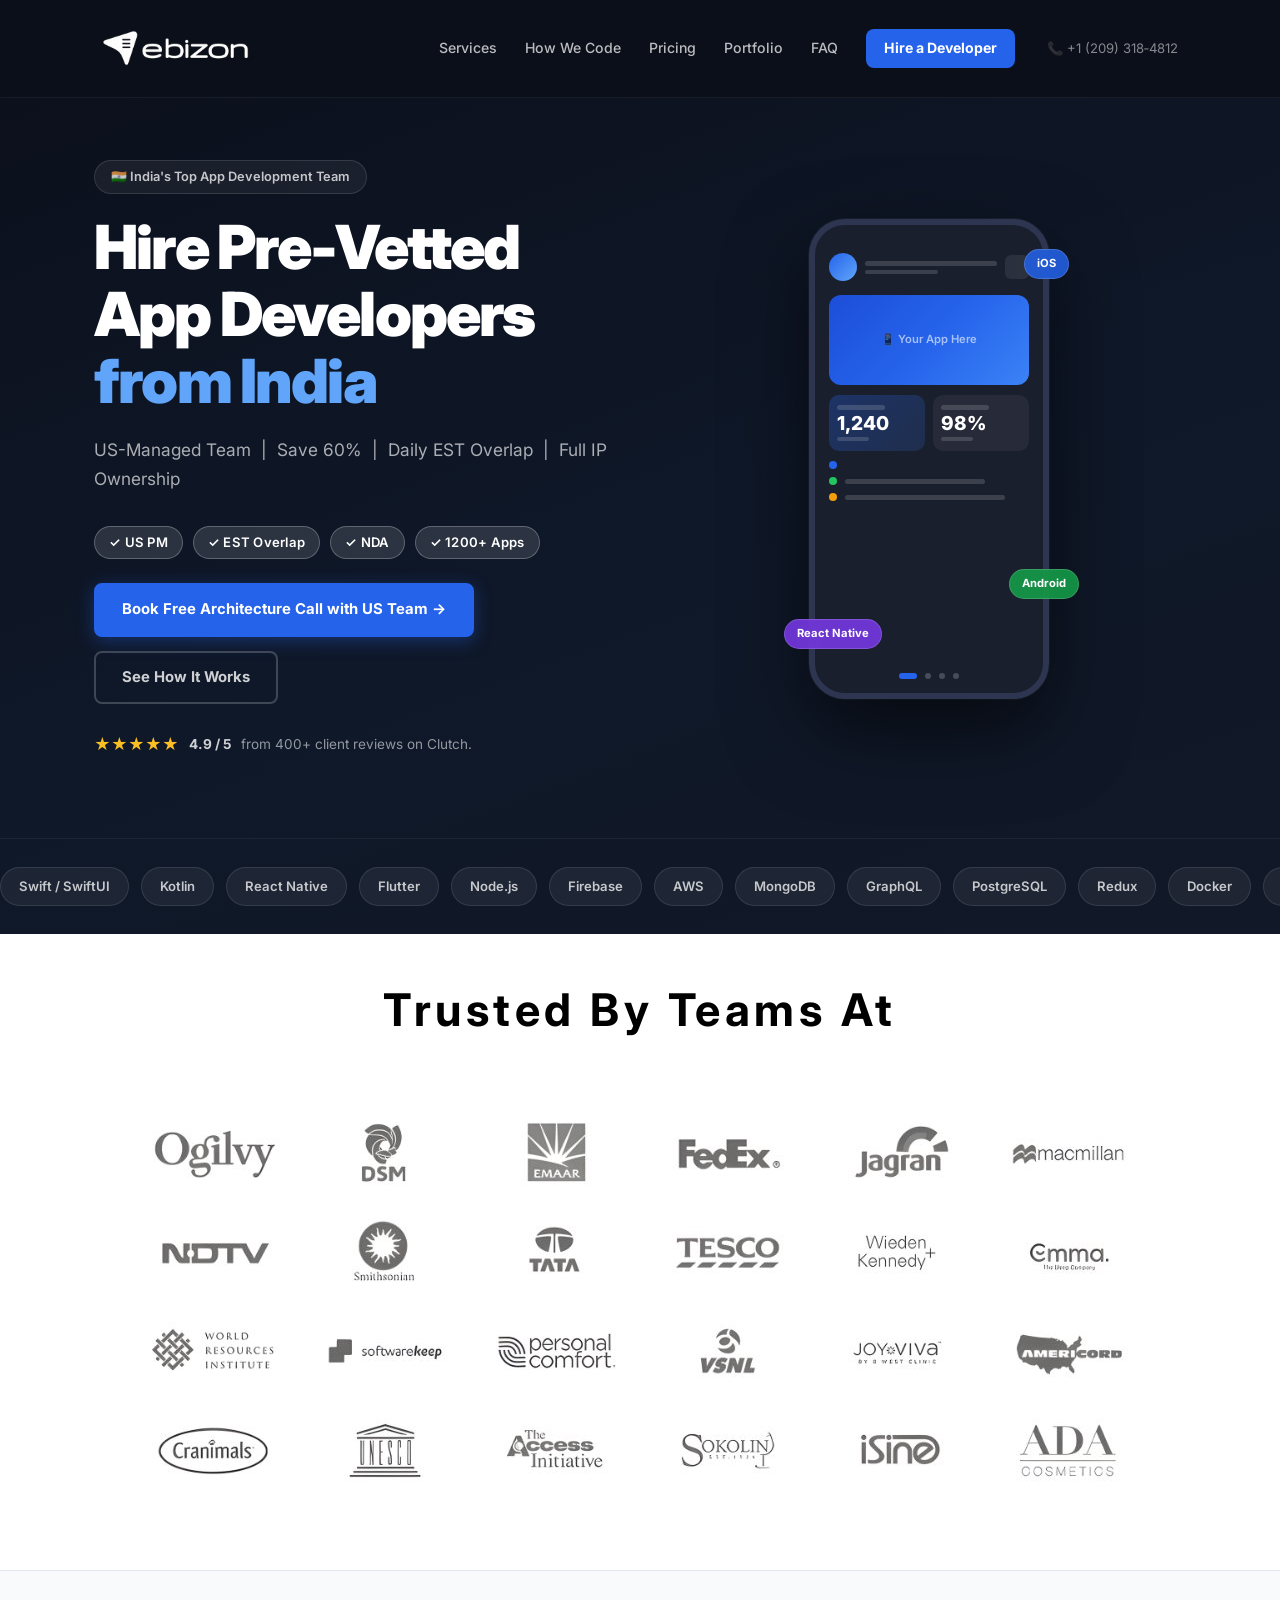
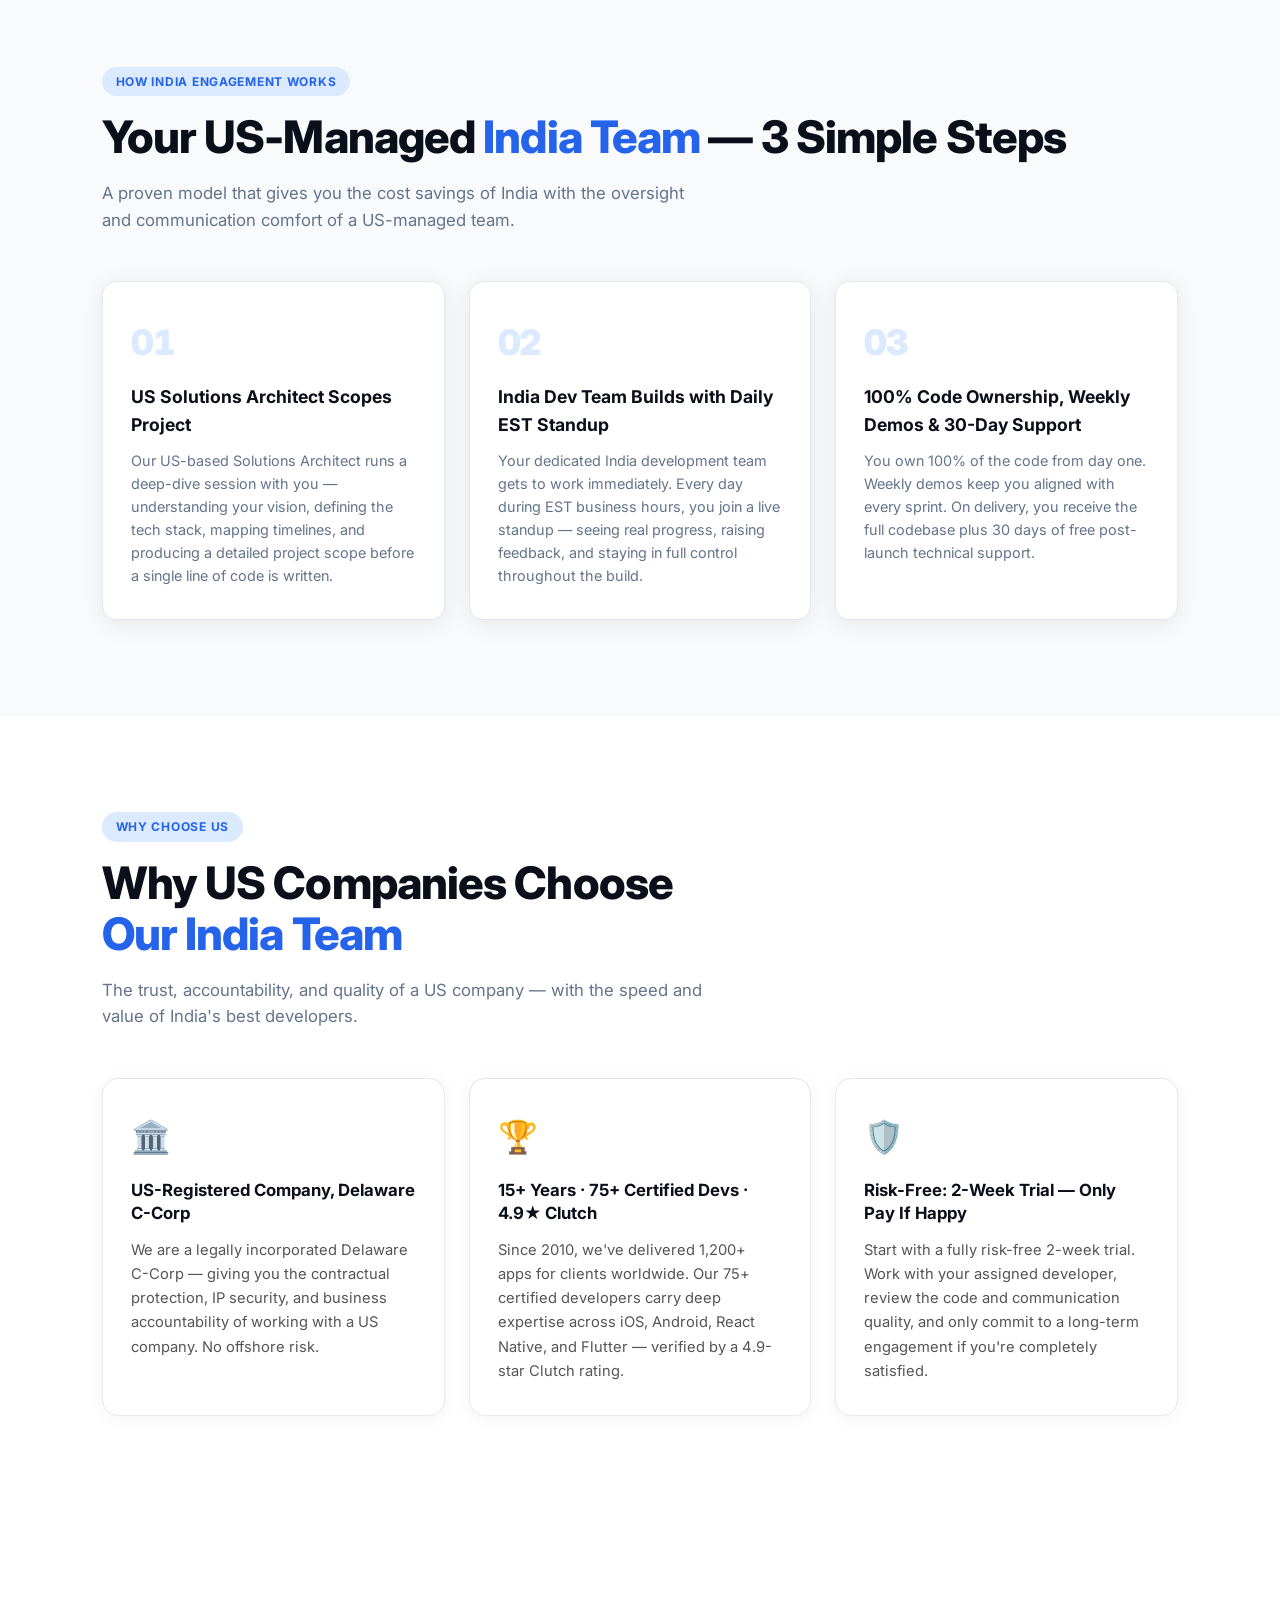
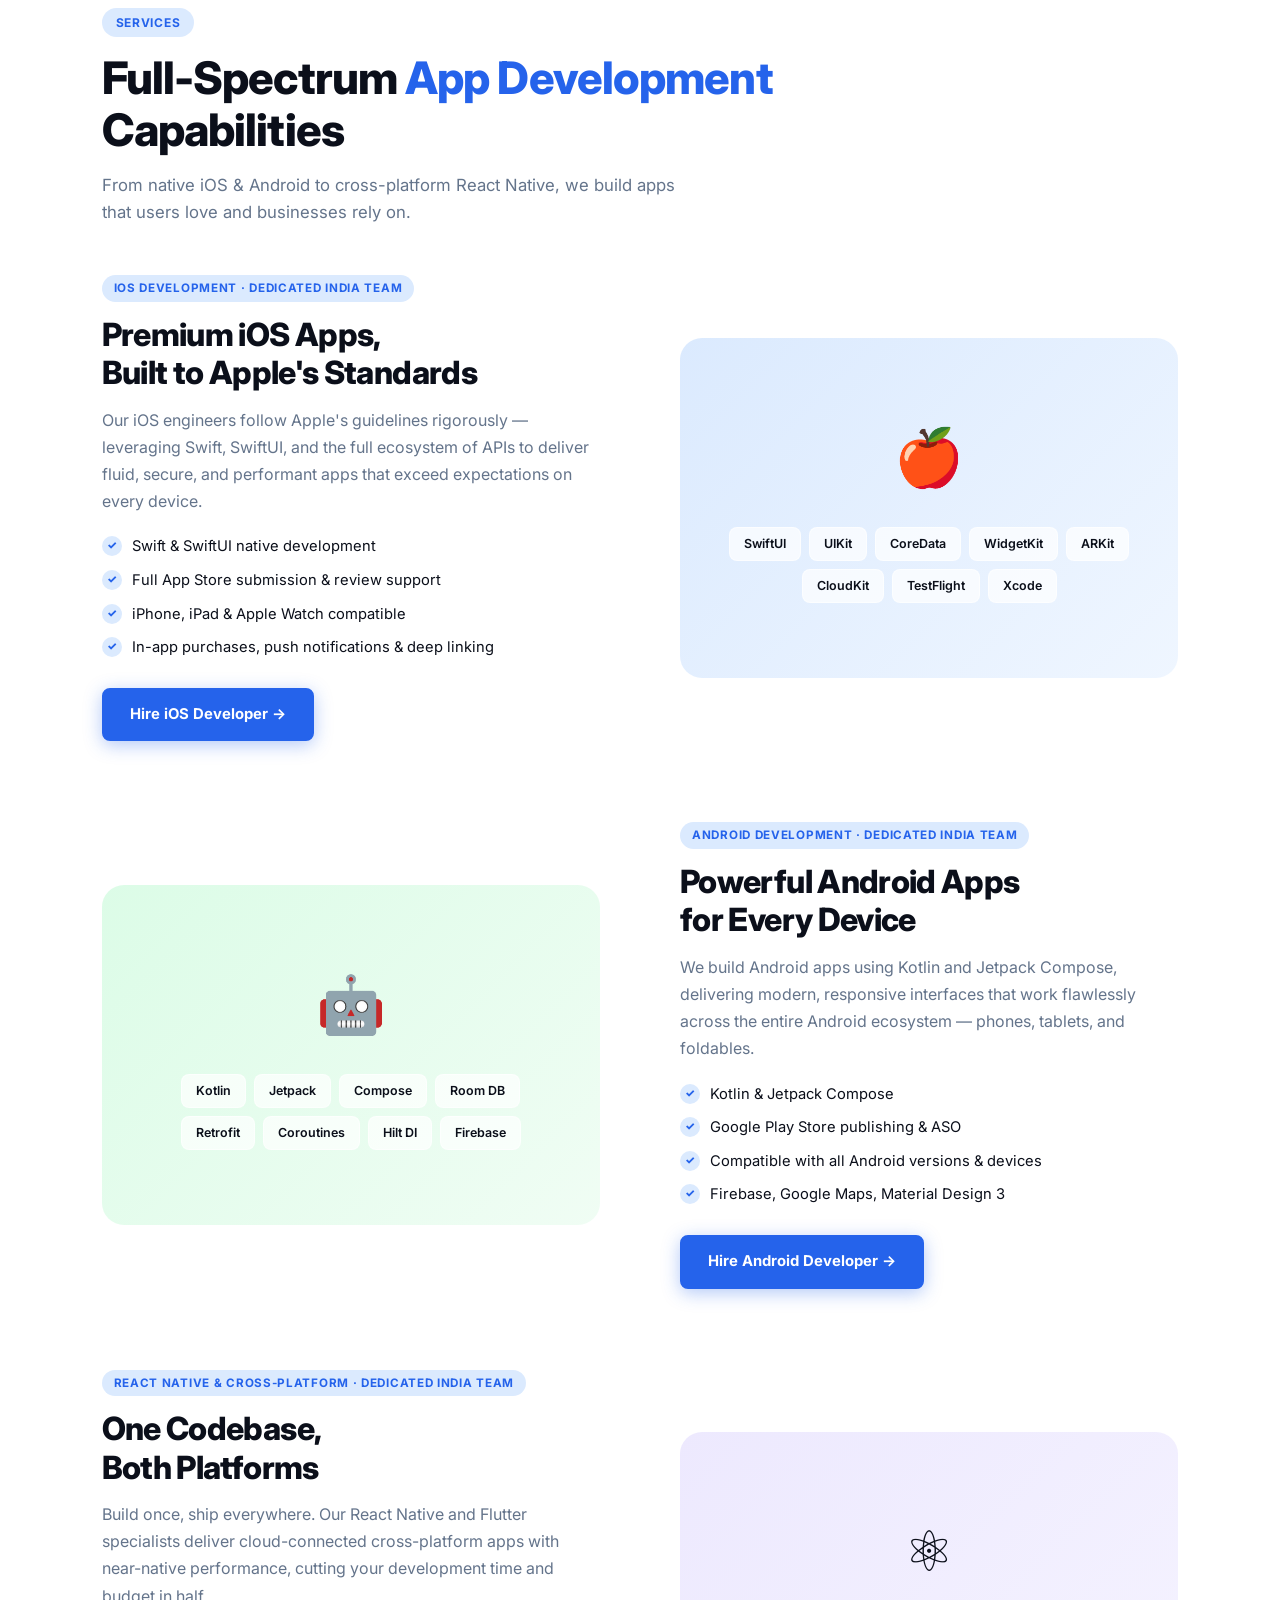
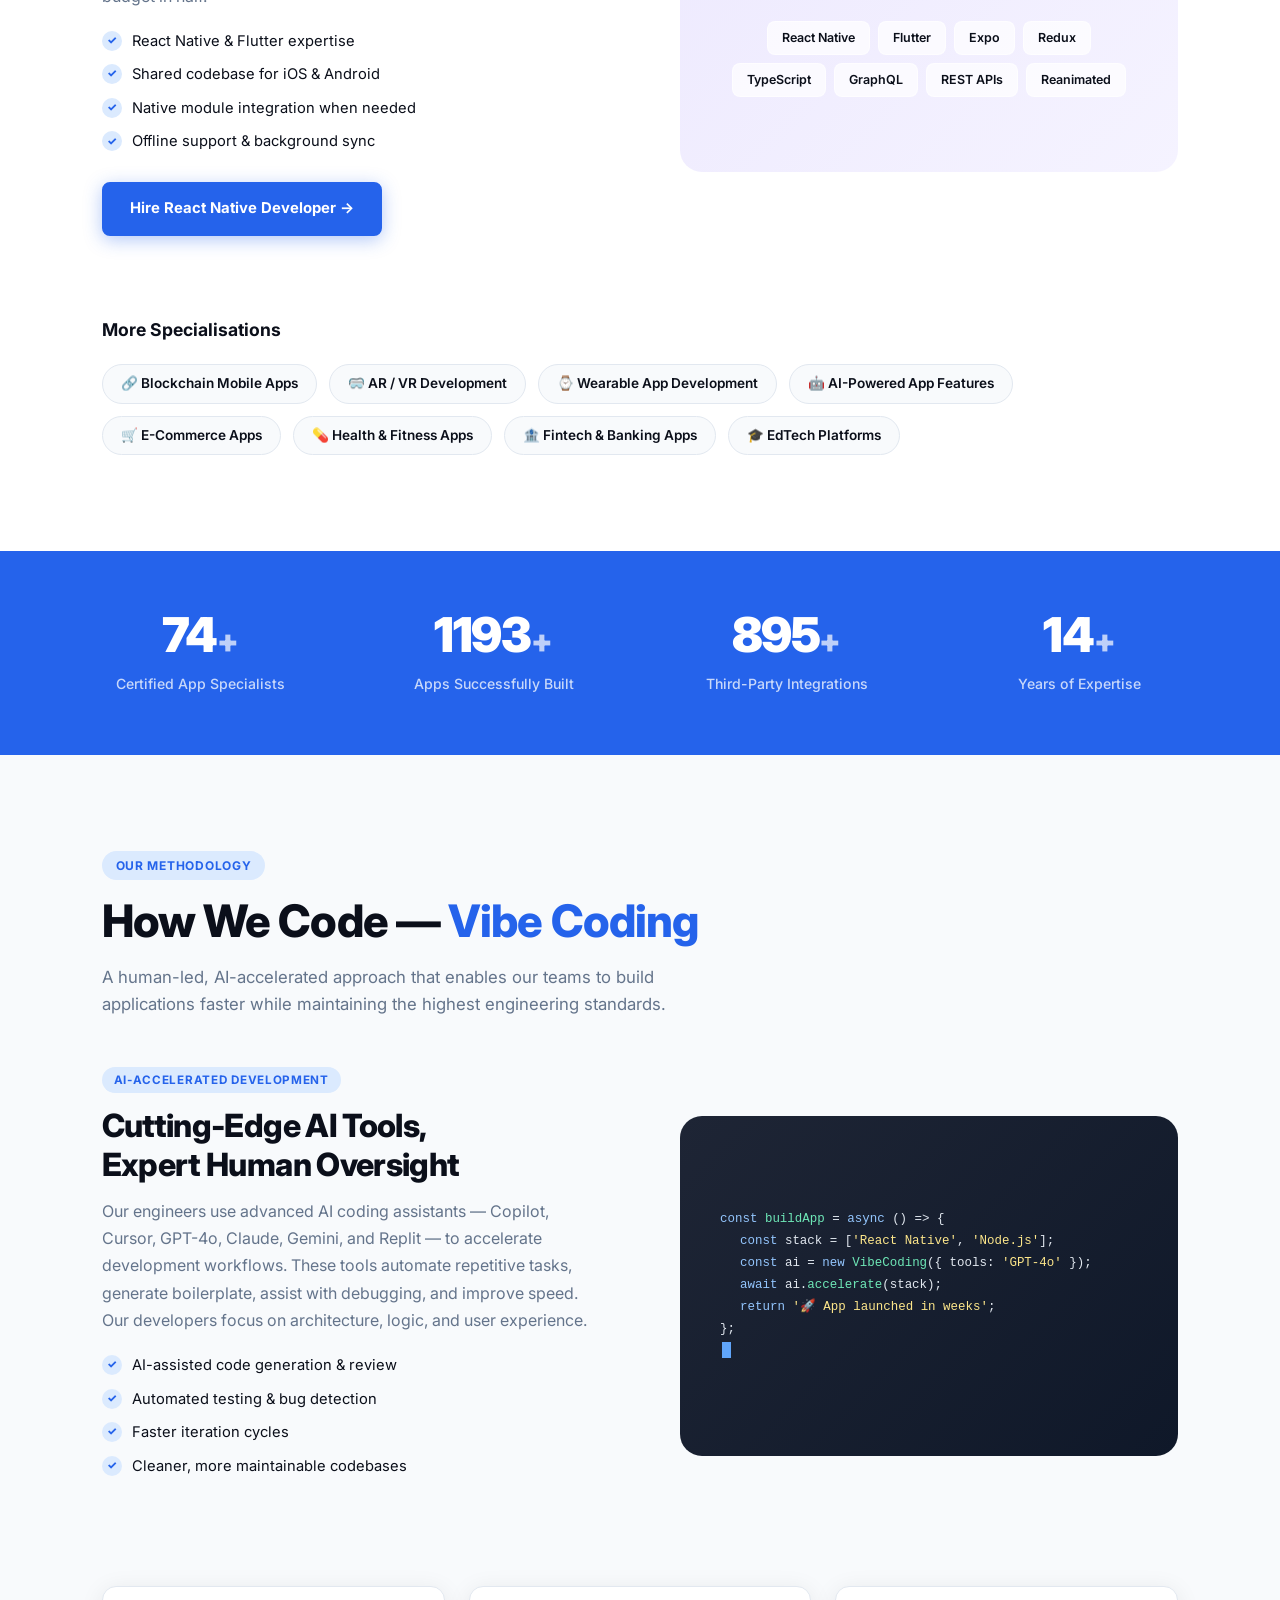
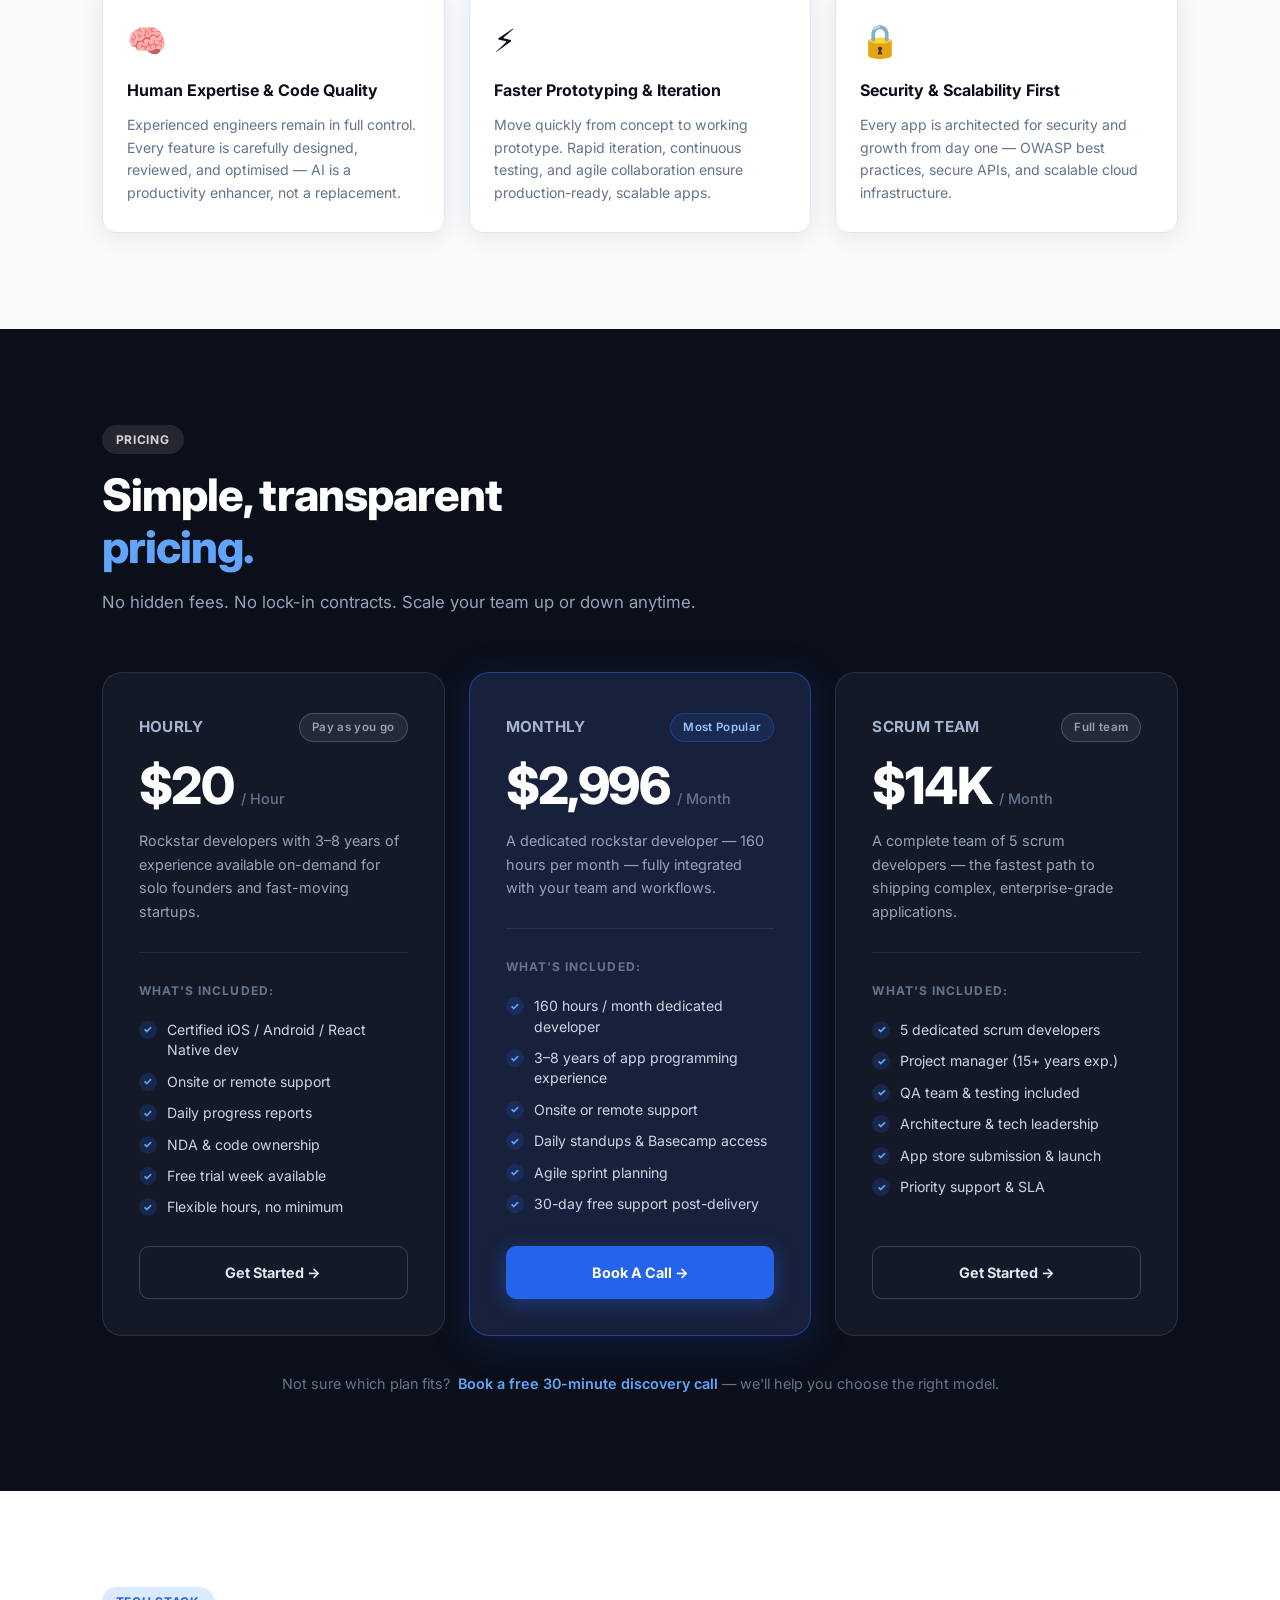
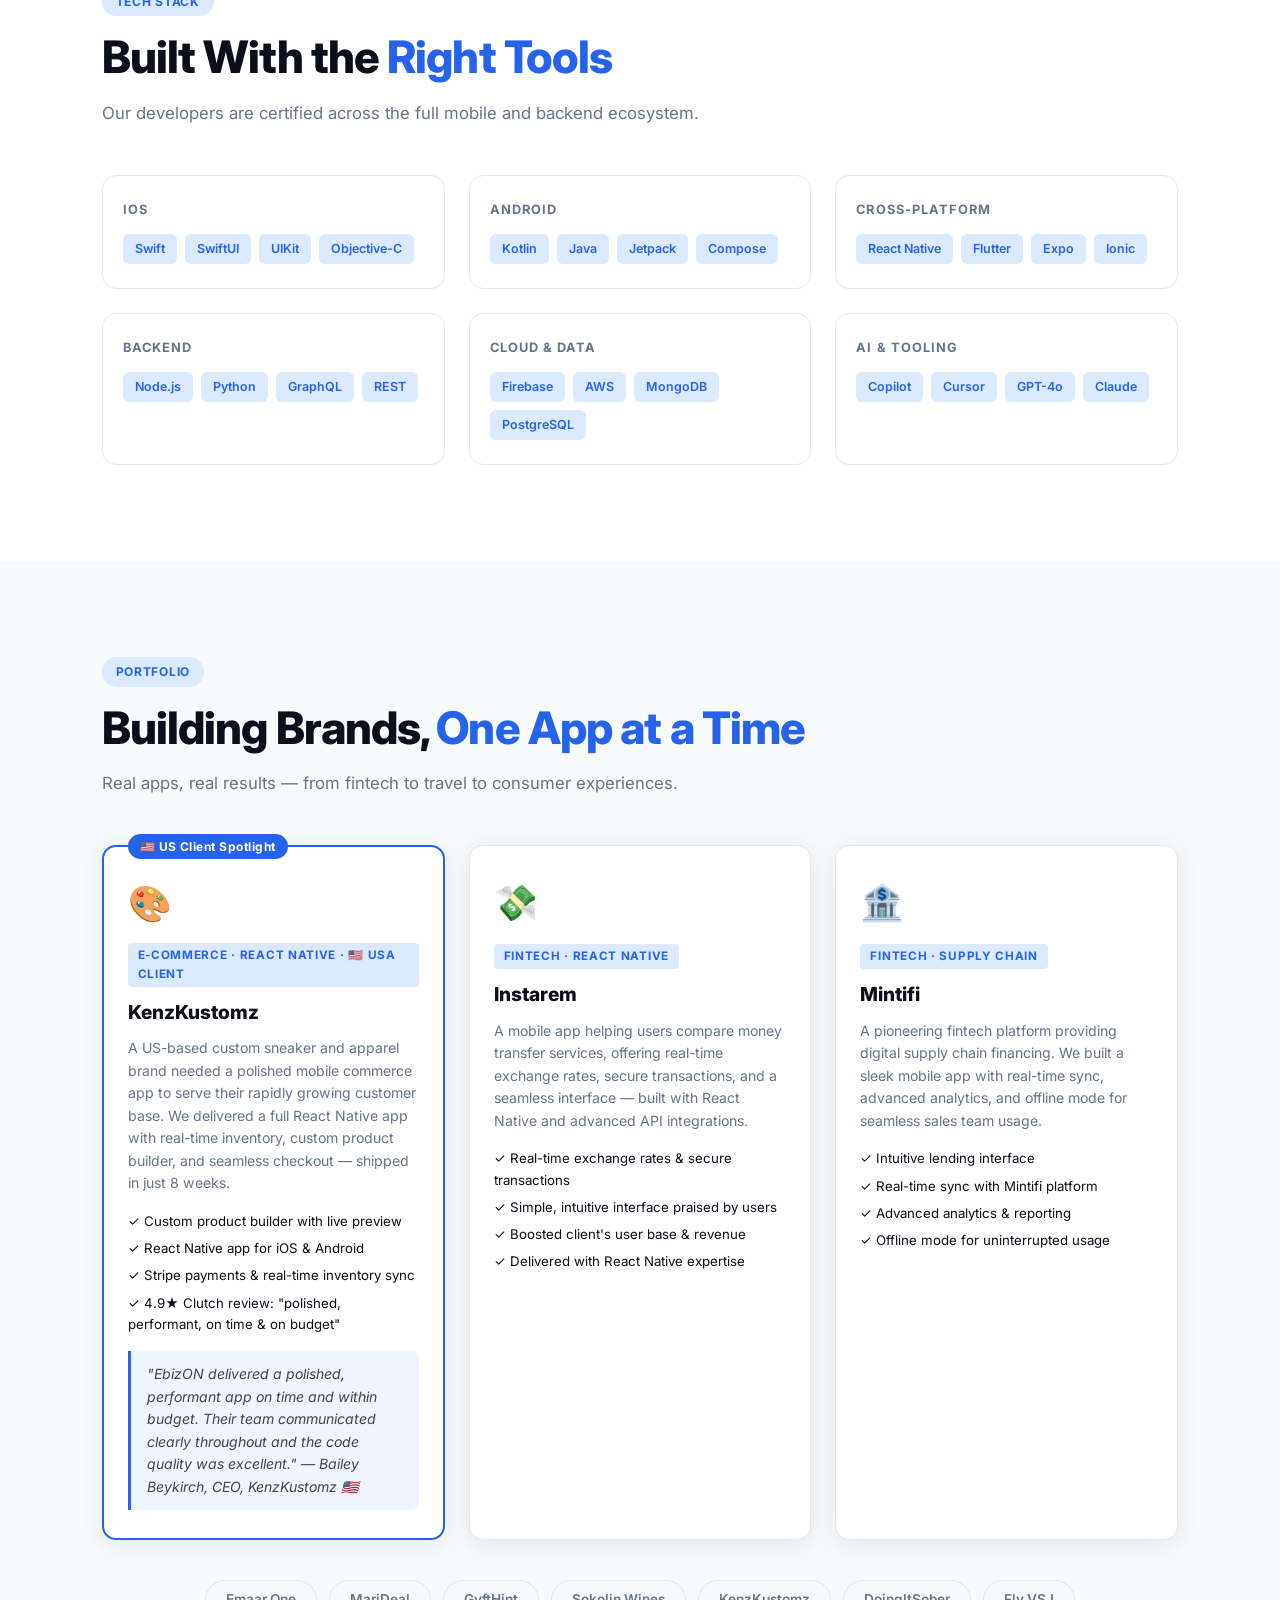
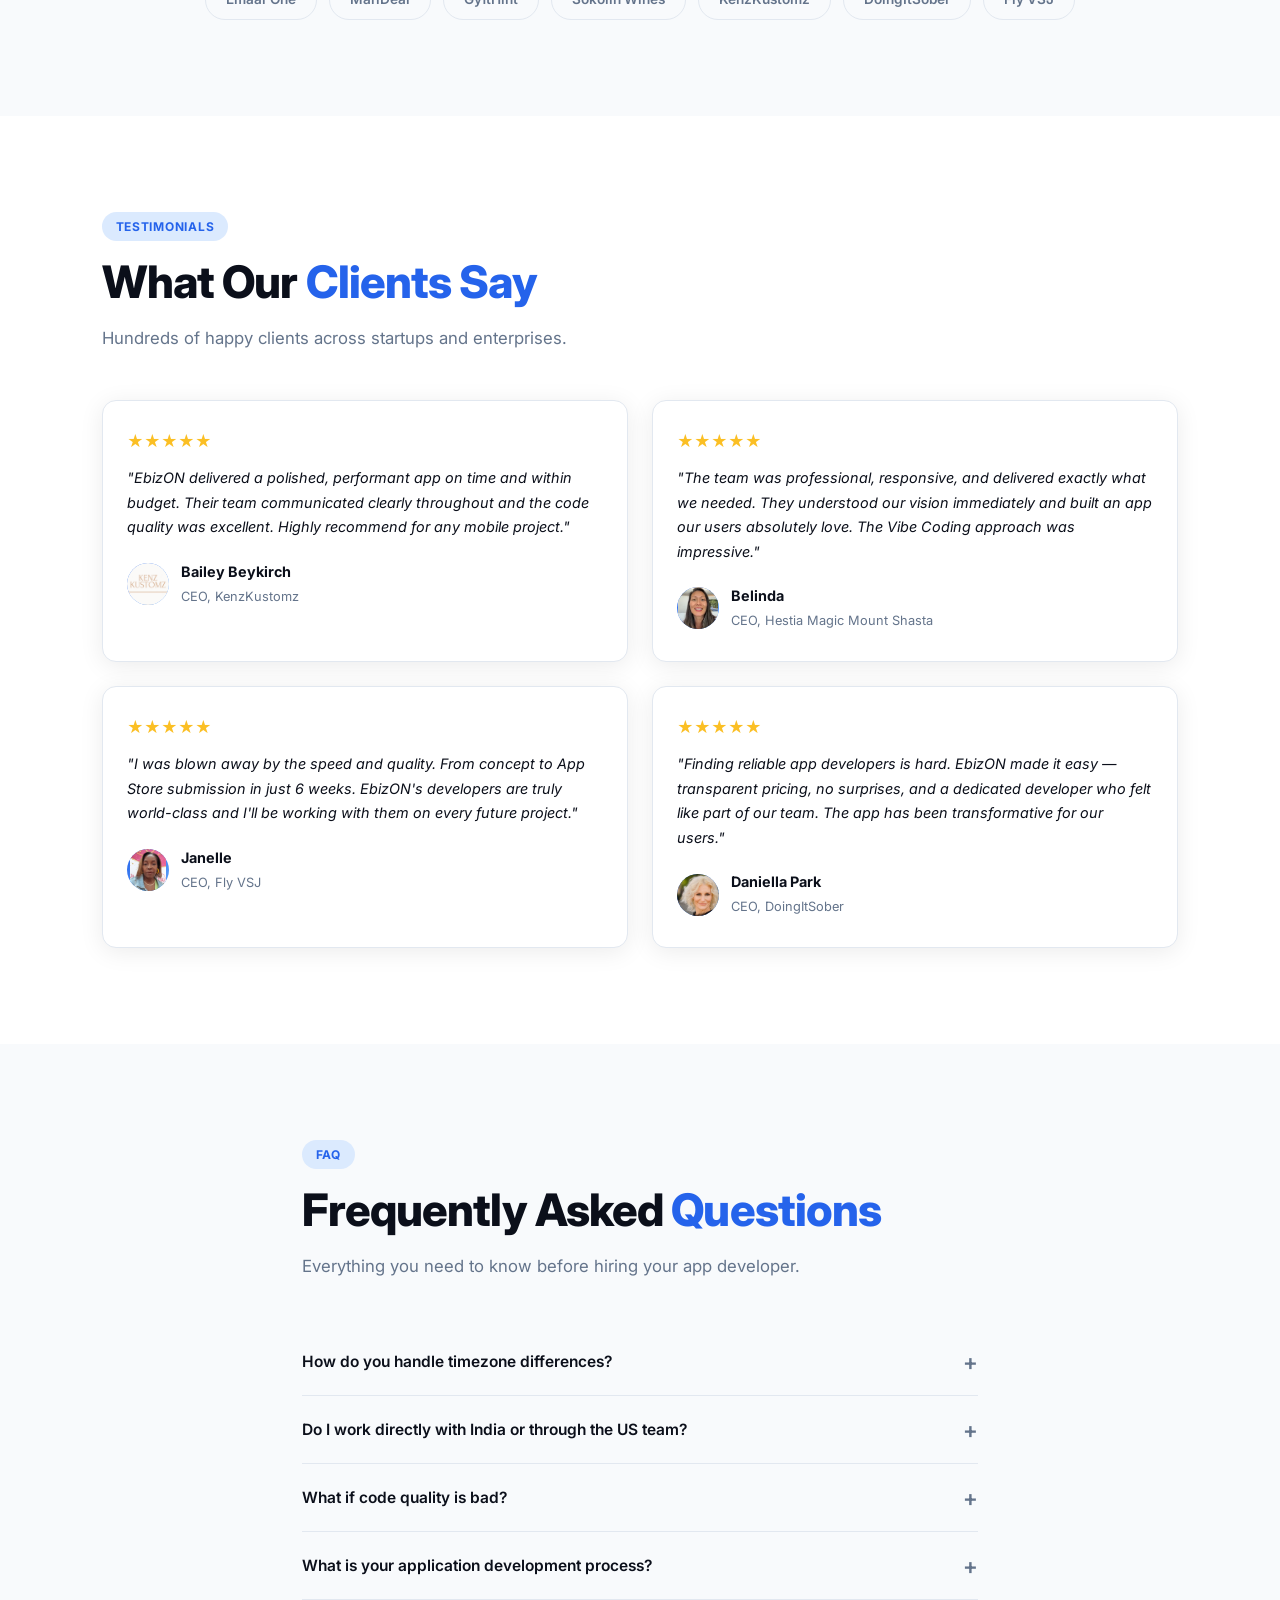
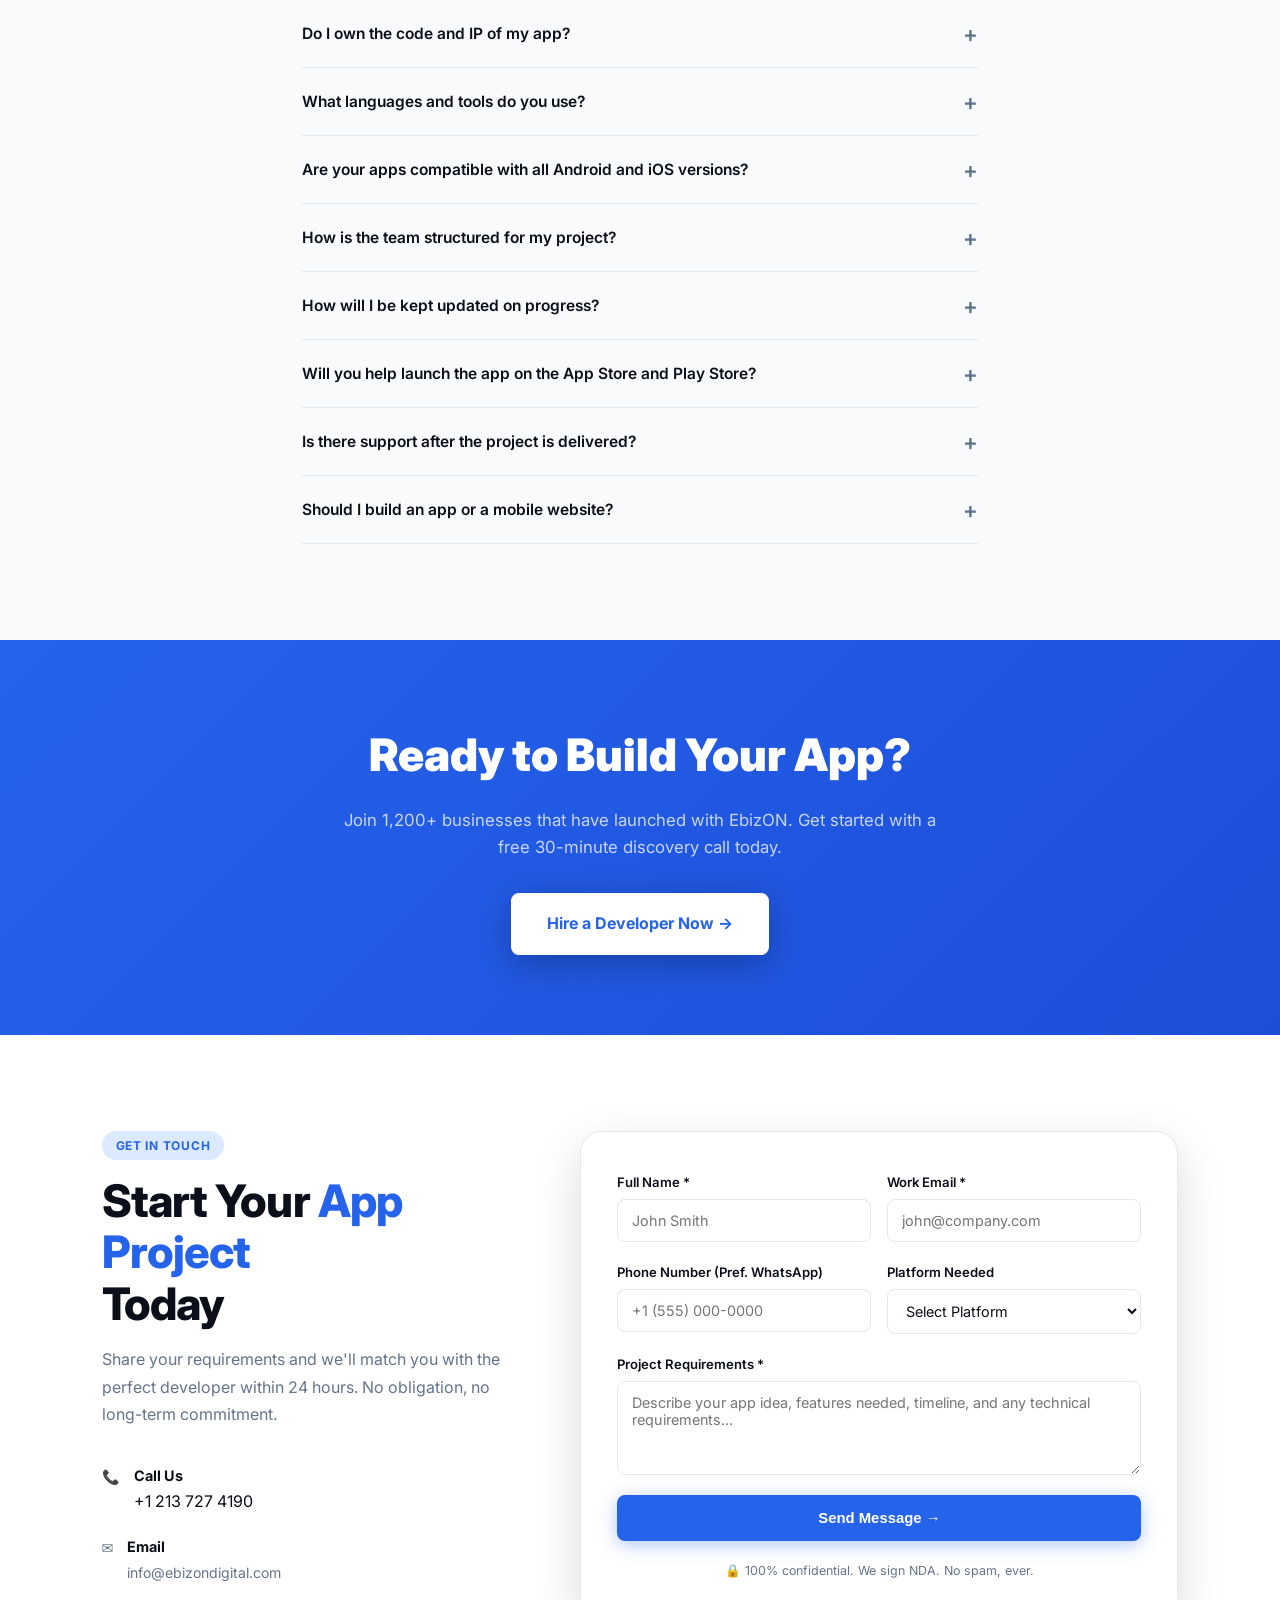
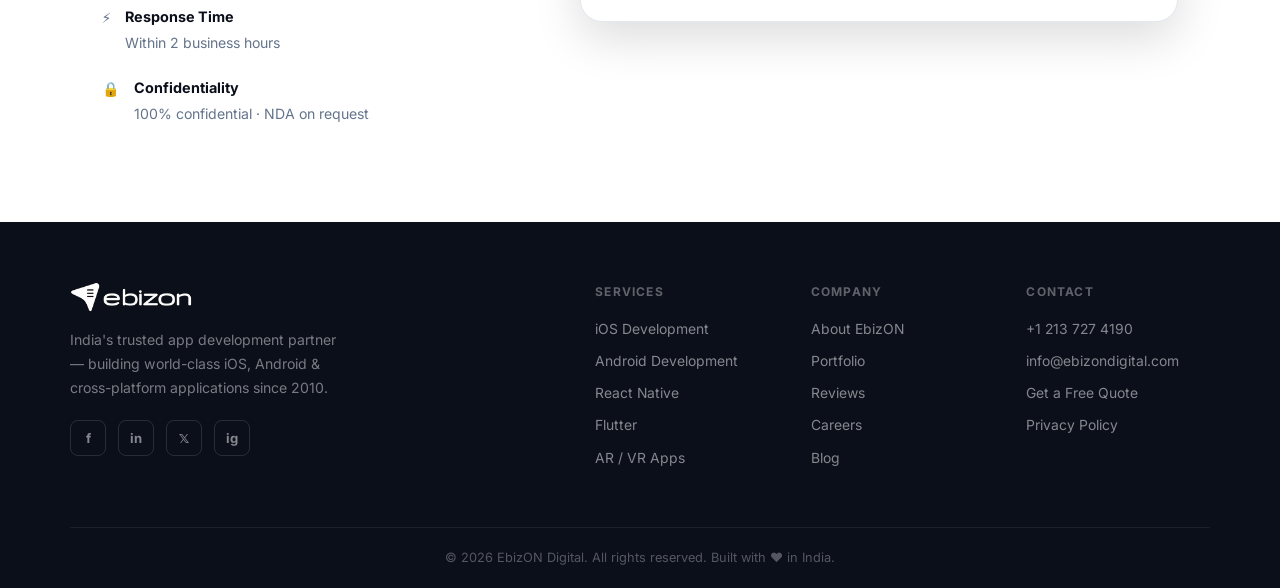
<file: app-developer/index.html>
<!DOCTYPE html>
<html lang="en">

<head>


  <!-- Google Tag Manager -->
<script>(function(w,d,s,l,i){w[l]=w[l]||[];w[l].push({'gtm.start':
new Date().getTime(),event:'gtm.js'});var f=d.getElementsByTagName(s)[0],
j=d.createElement(s),dl=l!='dataLayer'?'&l='+l:'';j.async=true;j.src=
'https://www.googletagmanager.com/gtm.js?id='+i+dl;f.parentNode.insertBefore(j,f);
})(window,document,'script','dataLayer','GTM-TFRWGHP');</script>
<!-- End Google Tag Manager -->
 

  <meta charset="UTF-8" />
  <meta name="viewport" content="width=device-width, initial-scale=1.0" />
  <title>Hire App Developer India | EbizON Digital — iOS, Android & React Native Experts</title>
  <meta name="description"
    content="Hire expert app developers from India. EbizON Digital builds robust iOS, Android, React Native & cross-platform apps. 15+ years, 1200+ apps delivered. Start in 48 hours." />
  <link rel="preconnect" href="https://fonts.googleapis.com" />
  <link rel="preconnect" href="https://fonts.gstatic.com" crossorigin />
  <link href="https://fonts.googleapis.com/css2?family=Inter:wght@400;500;600;700;800;900&display=swap"
    rel="stylesheet" />
  <link rel="stylesheet" href="style.css?v=1" />
  <link rel="icon" type="image/png" href="favicon.png" />
</head>

<body>
  <!-- Google Tag Manager (noscript) -->
<noscript><iframe src="https://www.googletagmanager.com/ns.html?id=GTM-TFRWGHP"
height="0" width="0" style="display:none;visibility:hidden"></iframe></noscript>
<!-- End Google Tag Manager (noscript) -->

  <!-- ══ NAVBAR ═══════════════════════════════════════════════════════════ -->
  <nav id="navbar">
    <div class="nav-inner">
      <a href="#" class="nav-logo">
        <img src="../assets/ebizon_logo_transparent.png" alt="EbizON Digital" class="logo-img logo-img-light" />
      </a>
      <div class="nav-links" id="navLinks">
        <a href="#services">Services</a>
        <a href="#how-we-code">How We Code</a>
        <a href="#pricing">Pricing</a>
        <a href="#portfolio">Portfolio</a>
        <a href="#faq">FAQ</a>
        <a href="#contact" class="nav-cta">Hire a Developer</a>
      </div>
      <div class="nav-phone">📞 +1 (209) 318‑4812</div>
      <button class="burger" id="burger" aria-label="Menu">
        <span></span><span></span><span></span>
      </button>
    </div>
  </nav>

  <!-- ══ HERO ══════════════════════════════════════════════════════════════ -->
  <section class="hero" id="hero">
    <div class="hero-inner">
      <div class="hero-text">
        <div class="hero-badge">🇮🇳 India's Top App Development Team</div>
        <h1>Hire Pre-Vetted App Developers<br><em>from India</em></h1>
        <p class="hero-sub">US-Managed Team &nbsp;|&nbsp; Save 60% &nbsp;|&nbsp; Daily EST Overlap &nbsp;|&nbsp; Full IP Ownership</p>
        <div class="hero-trust-bar">
          <span class="trust-item">✓ US PM</span>
          <span class="trust-item">✓ EST Overlap</span>
          <span class="trust-item">✓ NDA</span>
          <span class="trust-item">✓ 1200+ Apps</span>
        </div>
        <div class="hero-ctas">
          <a href="#contact" class="btn btn-primary">Book Free Architecture Call with US Team →</a>
          <a href="#how-it-works" class="btn btn-ghost">See How It Works</a>
        </div>
        <div class="hero-social-proof">
          <span class="stars">★★★★★</span>
          <strong>4.9 / 5</strong>
          <span class="proof-text">from 400+ client reviews on Clutch.</span>
        </div>
      </div>
      <div class="hero-visual">
        <div class="phone-mockup">
          <div class="phone-frame">
            <div class="phone-notch"></div>
            <div class="phone-screen">
              <div class="app-ui">
                <div class="app-header">
                  <div class="app-avatar"></div>
                  <div class="app-header-text">
                    <div class="app-line app-line-sm"></div>
                    <div class="app-line app-line-xs"></div>
                  </div>
                  <div class="app-icon-btn"></div>
                </div>
                <div class="app-banner"></div>
                <div class="app-cards">
                  <div class="app-card app-card-blue">
                    <div class="app-line app-line-sm w60"></div>
                    <div class="app-stat-num">1,240</div>
                    <div class="app-line app-line-xs w40"></div>
                  </div>
                  <div class="app-card app-card-dark">
                    <div class="app-line app-line-sm w60"></div>
                    <div class="app-stat-num">98%</div>
                    <div class="app-line app-line-xs w40"></div>
                  </div>
                </div>
                <div class="app-list">
                  <div class="app-list-item">
                    <div class="app-dot"></div>
                    <div class="app-line app-line-sm"></div>
                  </div>
                  <div class="app-list-item">
                    <div class="app-dot app-dot-green"></div>
                    <div class="app-line app-line-sm w70"></div>
                  </div>
                  <div class="app-list-item">
                    <div class="app-dot app-dot-amber"></div>
                    <div class="app-line app-line-sm w80"></div>
                  </div>
                </div>
                <div class="app-nav-bar">
                  <div class="app-nav-dot active"></div>
                  <div class="app-nav-dot"></div>
                  <div class="app-nav-dot"></div>
                  <div class="app-nav-dot"></div>
                </div>
              </div>
            </div>
          </div>
          <div class="phone-badge-chip chip-ios">iOS</div>
          <div class="phone-badge-chip chip-android">Android</div>
          <div class="phone-badge-chip chip-rn">React Native</div>
        </div>
      </div>
    </div>

    <!-- Tech chips ticker -->
    <div class="chip-track-wrap">
      <div class="chip-track">
        <span class="chip">Swift / SwiftUI</span>
        <span class="chip">Kotlin</span>
        <span class="chip">React Native</span>
        <span class="chip">Flutter</span>
        <span class="chip">Node.js</span>
        <span class="chip">Firebase</span>
        <span class="chip">AWS</span>
        <span class="chip">MongoDB</span>
        <span class="chip">GraphQL</span>
        <span class="chip">PostgreSQL</span>
        <span class="chip">Redux</span>
        <span class="chip">Docker</span>
        <!-- duplicate for seamless loop -->
        <span class="chip">Swift / SwiftUI</span>
        <span class="chip">Kotlin</span>
        <span class="chip">React Native</span>
        <span class="chip">Flutter</span>
        <span class="chip">Node.js</span>
        <span class="chip">Firebase</span>
        <span class="chip">AWS</span>
        <span class="chip">MongoDB</span>
        <span class="chip">GraphQL</span>
        <span class="chip">PostgreSQL</span>
        <span class="chip">Redux</span>
        <span class="chip">Docker</span>
      </div>
    </div>
  </section>

  <!-- ══ TRUST BAR ══════════════════════════════════════════════════════════ -->
  <section class="trust-bar">
    <p class="trust-label">Trusted By Teams At</p>
    <div class="logo-pills">
      <img src="../assets/client-logos.png" alt="">
    </div>
  </section>

  <!-- ══ HOW IT WORKS ═══════════════════════════════════════════════════════ -->
  <section class="section bg-gray" id="how-it-works">
    <div class="section-inner">
      <span class="pill">How India Engagement Works</span>
      <h2>Your US-Managed <em>India Team</em> — 3 Simple Steps</h2>
      <p class="section-sub">A proven model that gives you the cost savings of India with the oversight and communication comfort of a US-managed team.</p>
      <div class="steps">
        <div class="step-card">
          <span class="step-num">01</span>
          <h3>US Solutions Architect Scopes Project</h3>
          <p>Our US-based Solutions Architect runs a deep-dive session with you — understanding your vision, defining the tech stack, mapping timelines, and producing a detailed project scope before a single line of code is written.</p>
        </div>
        <div class="step-card">
          <span class="step-num">02</span>
          <h3>India Dev Team Builds with Daily EST Standup</h3>
          <p>Your dedicated India development team gets to work immediately. Every day during EST business hours, you join a live standup — seeing real progress, raising feedback, and staying in full control throughout the build.</p>
        </div>
        <div class="step-card">
          <span class="step-num">03</span>
          <h3>100% Code Ownership, Weekly Demos &amp; 30-Day Support</h3>
          <p>You own 100% of the code from day one. Weekly demos keep you aligned with every sprint. On delivery, you receive the full codebase plus 30 days of free post-launch technical support.</p>
        </div>
      </div>
    </div>
  </section>

  <!-- ══ WHY US COMPANIES ═════════════════════════════════════════════════ -->
  <section class="section" id="why-us">
    <div class="section-inner">
      <span class="pill">Why Choose Us</span>
      <h2>Why US Companies Choose<br><em>Our India Team</em></h2>
      <p class="section-sub">The trust, accountability, and quality of a US company — with the speed and value of India's best developers.</p>
      <div class="why-us-grid">
        <div class="why-card">
          <div class="why-icon">🏛️</div>
          <h3>US-Registered Company, Delaware C-Corp</h3>
          <p>We are a legally incorporated Delaware C-Corp — giving you the contractual protection, IP security, and business accountability of working with a US company. No offshore risk.</p>
        </div>
        <div class="why-card">
          <div class="why-icon">🏆</div>
          <h3>15+ Years · 75+ Certified Devs · 4.9★ Clutch</h3>
          <p>Since 2010, we've delivered 1,200+ apps for clients worldwide. Our 75+ certified developers carry deep expertise across iOS, Android, React Native, and Flutter — verified by a 4.9-star Clutch rating.</p>
        </div>
        <div class="why-card">
          <div class="why-icon">🛡️</div>
          <h3>Risk-Free: 2-Week Trial — Only Pay If Happy</h3>
          <p>Start with a fully risk-free 2-week trial. Work with your assigned developer, review the code and communication quality, and only commit to a long-term engagement if you're completely satisfied.</p>
        </div>
      </div>
    </div>
  </section>

  <!-- ══ APP SERVICES ═══════════════════════════════════════════════════════ -->
  <section class="section" id="services">
    <div class="section-inner">
      <span class="pill">Services</span>
      <h2>Full-Spectrum <em>App Development</em><br>Capabilities</h2>
      <p class="section-sub">From native iOS &amp; Android to cross-platform React Native, we build apps that users love
        and businesses rely on.</p>

      <!-- iOS -->
      <div class="feat-split">
        <div class="feat-text">
          <span class="feat-tag">iOS Development · Dedicated India Team</span>
          <h3>Premium iOS Apps,<br>Built to Apple's Standards</h3>
          <p>Our iOS engineers follow Apple's guidelines rigorously — leveraging Swift, SwiftUI, and the full ecosystem
            of APIs to deliver fluid, secure, and performant apps that exceed expectations on every device.</p>
          <ul class="feat-list">
            <li>Swift &amp; SwiftUI native development</li>
            <li>Full App Store submission &amp; review support</li>
            <li>iPhone, iPad &amp; Apple Watch compatible</li>
            <li>In-app purchases, push notifications &amp; deep linking</li>
          </ul>
          <a href="#contact" class="btn btn-primary">Hire iOS Developer →</a>
        </div>
        <div class="feat-visual feat-visual-blue">
          <div class="feat-icon-lg">🍎</div>
          <div class="feat-tags-grid">
            <span>SwiftUI</span><span>UIKit</span><span>CoreData</span><span>WidgetKit</span>
            <span>ARKit</span><span>CloudKit</span><span>TestFlight</span><span>Xcode</span>
          </div>
        </div>
      </div>

      <!-- Android -->
      <div class="feat-split feat-split-rev">
        <div class="feat-text">
          <span class="feat-tag">Android Development · Dedicated India Team</span>
          <h3>Powerful Android Apps<br>for Every Device</h3>
          <p>We build Android apps using Kotlin and Jetpack Compose, delivering modern, responsive interfaces that work
            flawlessly across the entire Android ecosystem — phones, tablets, and foldables.</p>
          <ul class="feat-list">
            <li>Kotlin &amp; Jetpack Compose</li>
            <li>Google Play Store publishing &amp; ASO</li>
            <li>Compatible with all Android versions &amp; devices</li>
            <li>Firebase, Google Maps, Material Design 3</li>
          </ul>
          <a href="#contact" class="btn btn-primary">Hire Android Developer →</a>
        </div>
        <div class="feat-visual feat-visual-green">
          <div class="feat-icon-lg">🤖</div>
          <div class="feat-tags-grid">
            <span>Kotlin</span><span>Jetpack</span><span>Compose</span><span>Room DB</span>
            <span>Retrofit</span><span>Coroutines</span><span>Hilt DI</span><span>Firebase</span>
          </div>
        </div>
      </div>

      <!-- React Native -->
      <div class="feat-split">
        <div class="feat-text">
          <span class="feat-tag">React Native &amp; Cross-Platform · Dedicated India Team</span>
          <h3>One Codebase,<br>Both Platforms</h3>
          <p>Build once, ship everywhere. Our React Native and Flutter specialists deliver cloud-connected
            cross-platform apps with near-native performance, cutting your development time and budget in half.</p>
          <ul class="feat-list">
            <li>React Native &amp; Flutter expertise</li>
            <li>Shared codebase for iOS &amp; Android</li>
            <li>Native module integration when needed</li>
            <li>Offline support &amp; background sync</li>
          </ul>
          <a href="#contact" class="btn btn-primary">Hire React Native Developer →</a>
        </div>
        <div class="feat-visual feat-visual-purple">
          <div class="feat-icon-lg">⚛️</div>
          <div class="feat-tags-grid">
            <span>React Native</span><span>Flutter</span><span>Expo</span><span>Redux</span>
            <span>TypeScript</span><span>GraphQL</span><span>REST APIs</span><span>Reanimated</span>
          </div>
        </div>
      </div>

      <!-- Specialty services chips -->
      <h3 class="chips-heading">More Specialisations</h3>
      <div class="chips-grid">
        <span class="chip">🔗 Blockchain Mobile Apps</span>
        <span class="chip">🥽 AR / VR Development</span>
        <span class="chip">⌚ Wearable App Development</span>
        <span class="chip">🤖 AI-Powered App Features</span>
        <span class="chip">🛒 E-Commerce Apps</span>
        <span class="chip">💊 Health &amp; Fitness Apps</span>
        <span class="chip">🏦 Fintech &amp; Banking Apps</span>
        <span class="chip">🎓 EdTech Platforms</span>
      </div>
    </div>
  </section>

  <!-- ══ STATS BAND ═════════════════════════════════════════════════════════ -->
  <section class="stats-band" id="stats">
    <div class="stats-inner">
      <div class="stat-item">
        <span class="stat-n" data-target="75">0</span><span class="stat-suf">+</span>
        <p>Certified App Specialists</p>
      </div>
      <div class="stat-item">
        <span class="stat-n" data-target="1200">0</span><span class="stat-suf">+</span>
        <p>Apps Successfully Built</p>
      </div>
      <div class="stat-item">
        <span class="stat-n" data-target="900">0</span><span class="stat-suf">+</span>
        <p>Third-Party Integrations</p>
      </div>
      <div class="stat-item">
        <span class="stat-n" data-target="15">0</span><span class="stat-suf">+</span>
        <p>Years of Expertise</p>
      </div>
    </div>
  </section>

  <!-- ══ HOW WE CODE (VIBE CODING) ═════════════════════════════════════════ -->
  <section class="section bg-gray" id="how-we-code">
    <div class="section-inner">
      <span class="pill">Our Methodology</span>
      <h2>How We Code — <em>Vibe Coding</em></h2>
      <p class="section-sub">A human-led, AI-accelerated approach that enables our teams to build applications faster
        while maintaining the highest engineering standards.</p>

      <div class="feat-split" style="margin-top:48px">
        <div class="feat-text">
          <span class="feat-tag">AI-Accelerated Development</span>
          <h3>Cutting-Edge AI Tools,<br>Expert Human Oversight</h3>
          <p>Our engineers use advanced AI coding assistants — Copilot, Cursor, GPT-4o, Claude, Gemini, and Replit — to
            accelerate development workflows. These tools automate repetitive tasks, generate boilerplate, assist with
            debugging, and improve speed. Our developers focus on architecture, logic, and user experience.</p>
          <ul class="feat-list">
            <li>AI-assisted code generation &amp; review</li>
            <li>Automated testing &amp; bug detection</li>
            <li>Faster iteration cycles</li>
            <li>Cleaner, more maintainable codebases</li>
          </ul>
        </div>
        <div class="feat-visual feat-visual-dark">
          <div class="code-block">
            <div class="code-line"><span class="code-kw">const</span> <span class="code-fn">buildApp</span> = <span
                class="code-kw">async</span> () => {</div>
            <div class="code-line code-indent"><span class="code-kw">const</span> stack = [<span class="code-str">'React
                Native'</span>, <span class="code-str">'Node.js'</span>];</div>
            <div class="code-line code-indent"><span class="code-kw">const</span> ai = <span class="code-kw">new</span>
              <span class="code-fn">VibeCoding</span>({ tools: <span class="code-str">'GPT-4o'</span> });</div>
            <div class="code-line code-indent"><span class="code-kw">await</span> ai.<span
                class="code-fn">accelerate</span>(stack);</div>
            <div class="code-line code-indent"><span class="code-kw">return</span> <span class="code-str">'🚀 App
                launched in weeks'</span>;</div>
            <div class="code-line">};</div>
            <div class="code-cursor"></div>
          </div>
        </div>
      </div>

      <div class="vibe-grid">
        <div class="vibe-card">
          <div class="vibe-icon">🧠</div>
          <h4>Human Expertise &amp; Code Quality</h4>
          <p>Experienced engineers remain in full control. Every feature is carefully designed, reviewed, and optimised
            — AI is a productivity enhancer, not a replacement.</p>
        </div>
        <div class="vibe-card">
          <div class="vibe-icon">⚡</div>
          <h4>Faster Prototyping &amp; Iteration</h4>
          <p>Move quickly from concept to working prototype. Rapid iteration, continuous testing, and agile
            collaboration ensure production-ready, scalable apps.</p>
        </div>
        <div class="vibe-card">
          <div class="vibe-icon">🔒</div>
          <h4>Security &amp; Scalability First</h4>
          <p>Every app is architected for security and growth from day one — OWASP best practices, secure APIs, and
            scalable cloud infrastructure.</p>
        </div>
      </div>
    </div>
  </section>

  <!-- ══ PRICING ════════════════════════════════════════════════════════════ -->
  <section class="section bg-dark" id="pricing">
    <div class="section-inner">
      <span class="pill pill-dark">Pricing</span>
      <h2 class="light">Simple, transparent<br><em>pricing.</em></h2>
      <p class="section-sub light">No hidden fees. No lock-in contracts. Scale your team up or down anytime.</p>

      <div class="pricing-3-grid">
        <!-- Hourly -->
        <div class="creme-card">
          <div class="creme-card-top">
            <div class="creme-plan-meta">
              <span class="creme-plan-name">Hourly</span>
              <span class="creme-pause-badge">Pay as you go</span>
            </div>
            <div class="creme-price-row">
              <span class="creme-price">$20</span>
              <span class="creme-period">/ Hour</span>
            </div>
            <p class="creme-desc">Rockstar developers with 3–8 years of experience available on-demand for solo founders
              and fast-moving startups.</p>
          </div>
          <div class="creme-divider"></div>
          <div class="creme-card-bottom">
            <p class="creme-includes">What's included:</p>
            <ul class="creme-perks">
              <li>Certified iOS / Android / React Native dev</li>
              <li>Onsite or remote support</li>
              <li>Daily progress reports</li>
              <li>NDA &amp; code ownership</li>
              <li>Free trial week available</li>
              <li>Flexible hours, no minimum</li>
            </ul>
            <a href="#contact" class="creme-btn">Get Started →</a>
          </div>
        </div>

        <!-- Monthly (Featured) -->
        <div class="creme-card creme-card-featured">
          <div class="creme-card-top">
            <div class="creme-plan-meta">
              <span class="creme-plan-name">Monthly</span>
              <span class="creme-pause-badge creme-pause-light">Most Popular</span>
            </div>
            <div class="creme-price-row">
              <span class="creme-price">$2,996</span>
              <span class="creme-period">/ Month</span>
            </div>
            <p class="creme-desc">A dedicated rockstar developer — 160 hours per month — fully integrated with your team
              and workflows.</p>
          </div>
          <div class="creme-divider"></div>
          <div class="creme-card-bottom">
            <p class="creme-includes">What's included:</p>
            <ul class="creme-perks">
              <li>160 hours / month dedicated developer</li>
              <li>3–8 years of app programming experience</li>
              <li>Onsite or remote support</li>
              <li>Daily standups &amp; Basecamp access</li>
              <li>Agile sprint planning</li>
              <li>30-day free support post-delivery</li>
            </ul>
            <a href="#contact" class="creme-btn creme-btn-primary">Book A Call →</a>
          </div>
        </div>

        <!-- Team -->
        <div class="creme-card">
          <div class="creme-card-top">
            <div class="creme-plan-meta">
              <span class="creme-plan-name">Scrum Team</span>
              <span class="creme-pause-badge">Full team</span>
            </div>
            <div class="creme-price-row">
              <span class="creme-price">$14K</span>
              <span class="creme-period">/ Month</span>
            </div>
            <p class="creme-desc">A complete team of 5 scrum developers — the fastest path to shipping complex,
              enterprise-grade applications.</p>
          </div>
          <div class="creme-divider"></div>
          <div class="creme-card-bottom">
            <p class="creme-includes">What's included:</p>
            <ul class="creme-perks">
              <li>5 dedicated scrum developers</li>
              <li>Project manager (15+ years exp.)</li>
              <li>QA team &amp; testing included</li>
              <li>Architecture &amp; tech leadership</li>
              <li>App store submission &amp; launch</li>
              <li>Priority support &amp; SLA</li>
            </ul>
            <a href="#contact" class="creme-btn">Get Started →</a>
          </div>
        </div>
      </div>

      <div class="creme-consult">
        <p>Not sure which plan fits? &nbsp;<a href="#contact">Book a free 30-minute discovery call</a> — we'll help you
          choose the right model.</p>
      </div>
    </div>
  </section>

  <!-- ══ TECH STACK ════════════════════════════════════════════════════════ -->
  <section class="section" id="tech">
    <div class="section-inner">
      <span class="pill">Tech Stack</span>
      <h2>Built With the <em>Right Tools</em></h2>
      <p class="section-sub">Our developers are certified across the full mobile and backend ecosystem.</p>
      <div class="stack-grid">
        <div class="stack-group">
          <h4>iOS</h4>
          <div class="stack-tags"><span>Swift</span><span>SwiftUI</span><span>UIKit</span><span>Objective-C</span></div>
        </div>
        <div class="stack-group">
          <h4>Android</h4>
          <div class="stack-tags"><span>Kotlin</span><span>Java</span><span>Jetpack</span><span>Compose</span></div>
        </div>
        <div class="stack-group">
          <h4>Cross-Platform</h4>
          <div class="stack-tags"><span>React Native</span><span>Flutter</span><span>Expo</span><span>Ionic</span></div>
        </div>
        <div class="stack-group">
          <h4>Backend</h4>
          <div class="stack-tags"><span>Node.js</span><span>Python</span><span>GraphQL</span><span>REST</span></div>
        </div>
        <div class="stack-group">
          <h4>Cloud &amp; Data</h4>
          <div class="stack-tags"><span>Firebase</span><span>AWS</span><span>MongoDB</span><span>PostgreSQL</span></div>
        </div>
        <div class="stack-group">
          <h4>AI &amp; Tooling</h4>
          <div class="stack-tags"><span>Copilot</span><span>Cursor</span><span>GPT-4o</span><span>Claude</span></div>
        </div>
      </div>
    </div>
  </section>

  <!-- ══ PORTFOLIO / CASE STUDIES ══════════════════════════════════════════ -->
  <section class="section bg-gray" id="portfolio">
    <div class="section-inner">
      <span class="pill">Portfolio</span>
      <h2>Building Brands, <em>One App at a Time</em></h2>
      <p class="section-sub">Real apps, real results — from fintech to travel to consumer experiences.</p>
      <div class="case-studies">

        <div class="case-study case-study-featured">
          <div class="case-icon">🎨</div>
          <div class="case-body">
            <span class="case-tag">E-Commerce · React Native · 🇺🇸 USA Client</span>
            <h3>KenzKustomz</h3>
            <p>A US-based custom sneaker and apparel brand needed a polished mobile commerce app to serve their rapidly growing customer base. We delivered a full React Native app with real-time inventory, custom product builder, and seamless checkout — shipped in just 8 weeks.</p>
            <ul class="case-results">
              <li>✓ Custom product builder with live preview</li>
              <li>✓ React Native app for iOS &amp; Android</li>
              <li>✓ Stripe payments &amp; real-time inventory sync</li>
              <li>✓ 4.9★ Clutch review: "polished, performant, on time &amp; on budget"</li>
            </ul>
            <blockquote class="case-quote">"EbizON delivered a polished, performant app on time and within budget. Their team communicated clearly throughout and the code quality was excellent." — Bailey Beykirch, CEO, KenzKustomz 🇺🇸</blockquote>
          </div>
        </div>

        <div class="case-study">
          <div class="case-icon">💸</div>
          <div class="case-body">
            <span class="case-tag">Fintech · React Native</span>
            <h3>Instarem</h3>
            <p>A mobile app helping users compare money transfer services, offering real-time exchange rates, secure
              transactions, and a seamless interface — built with React Native and advanced API integrations.</p>
            <ul class="case-results">
              <li>✓ Real-time exchange rates &amp; secure transactions</li>
              <li>✓ Simple, intuitive interface praised by users</li>
              <li>✓ Boosted client's user base &amp; revenue</li>
              <li>✓ Delivered with React Native expertise</li>
            </ul>
          </div>
        </div>



        <div class="case-study">
          <div class="case-icon">🏦</div>
          <div class="case-body">
            <span class="case-tag">Fintech · Supply Chain</span>
            <h3>Mintifi</h3>
            <p>A pioneering fintech platform providing digital supply chain financing. We built a sleek mobile app with
              real-time sync, advanced analytics, and offline mode for seamless sales team usage.</p>
            <ul class="case-results">
              <li>✓ Intuitive lending interface</li>
              <li>✓ Real-time sync with Mintifi platform</li>
              <li>✓ Advanced analytics &amp; reporting</li>
              <li>✓ Offline mode for uninterrupted usage</li>
            </ul>
          </div>
        </div>

      </div>

      <div class="portfolio-pills">
        <span class="logo-pill">Emaar One</span>
        <span class="logo-pill">MariDeal</span>
        <span class="logo-pill">GyftHint</span>
        <span class="logo-pill">Sokolin Wines</span>
        <span class="logo-pill">KenzKustomz</span>
        <span class="logo-pill">DoingItSober</span>
        <span class="logo-pill">Fly VSJ</span>
      </div>
    </div>
  </section>

  <!-- ══ TESTIMONIALS ═══════════════════════════════════════════════════════ -->
  <section class="section" id="testimonials">
    <div class="section-inner">
      <span class="pill">Testimonials</span>
      <h2>What Our <em>Clients Say</em></h2>
      <p class="section-sub">Hundreds of happy clients across startups and enterprises.</p>
      <div class="testis">
        <div class="testi-card">
          <div class="testi-stars">★★★★★</div>
          <p>"EbizON delivered a polished, performant app on time and within budget. Their team communicated clearly
            throughout and the code quality was excellent. Highly recommend for any mobile project."</p>
          <div class="testi-author">
            <div class="testi-avatar">
              <img src="kenz.png" alt="">
            </div>
            <div>
              <strong>Bailey Beykirch</strong>
              <span>CEO, KenzKustomz</span>
            </div>
          </div>
        </div>
        <div class="testi-card">
          <div class="testi-stars">★★★★★</div>
          <p>"The team was professional, responsive, and delivered exactly what we needed. They understood our vision
            immediately and built an app our users absolutely love. The Vibe Coding approach was impressive."</p>
          <div class="testi-author">
            <div class="testi-avatar">
              <img src="belinda.png" alt="">
            </div>
            <div>
              <strong>Belinda</strong>
              <span>CEO, Hestia Magic Mount Shasta</span>
            </div>
          </div>
        </div>
        <div class="testi-card">
          <div class="testi-stars">★★★★★</div>
          <p>"I was blown away by the speed and quality. From concept to App Store submission in just 6 weeks. EbizON's
            developers are truly world-class and I'll be working with them on every future project."</p>
          <div class="testi-author">
            <div class="testi-avatar">
              <img src="jenelle.png" alt="">
            </div>
            <div>
              <strong>Janelle</strong>
              <span>CEO, Fly VSJ</span>
            </div>
          </div>
        </div>
        <div class="testi-card">
          <div class="testi-stars">★★★★★</div>
          <p>"Finding reliable app developers is hard. EbizON made it easy — transparent pricing, no surprises, and a
            dedicated developer who felt like part of our team. The app has been transformative for our users."</p>
          <div class="testi-author">
            <div class="testi-avatar">
              <img src="daniella.png" alt="">
            </div>
            <div>
              <strong>Daniella Park</strong>
              <span>CEO, DoingItSober</span>
            </div>
          </div>
        </div>
      </div>
    </div>
  </section>

  <!-- ══ FAQ ════════════════════════════════════════════════════════════════ -->
  <section class="section bg-gray" id="faq">
    <div class="section-inner faq-inner">
      <span class="pill">FAQ</span>
      <h2>Frequently Asked <em>Questions</em></h2>
      <p class="section-sub">Everything you need to know before hiring your app developer.</p>
      <div class="faq-list">

        <div class="faq-item">
          <button class="faq-q" onclick="toggleFaq(this)">How do you handle timezone differences?</button>
          <div class="faq-a">
            <p>We schedule a daily EST standup that fits your working hours — typically 9–10 AM Eastern. Our India team is available during this window every day. Your US-based Solutions Architect and Project Manager are also reachable during full US business hours via Slack, email, or phone. You'll never feel like you're waiting overnight for answers on critical decisions.</p>
          </div>
        </div>

        <div class="faq-item">
          <button class="faq-q" onclick="toggleFaq(this)">Do I work directly with India or through the US team?</button>
          <div class="faq-a">
            <p>You work through our US team. Your primary points of contact are the US Solutions Architect and Project Manager — they bridge communication, translate requirements, and ensure the India dev team is aligned with your expectations. You can join the daily standup directly with developers if you prefer, but you'll never be left managing an offshore team on your own.</p>
          </div>
        </div>

        <div class="faq-item">
          <button class="faq-q" onclick="toggleFaq(this)">What if code quality is bad?</button>
          <div class="faq-a">
            <p>We have a multi-layer quality guarantee. First, all code goes through internal peer review and automated testing before it reaches you. Second, our US Solutions Architect reviews architecture and key deliverables. Third, we offer a risk-free 2-week trial — if the quality doesn't meet your standards in the first two weeks, you owe nothing. And if any issue arises post-delivery, our 30-day free support window covers it.</p>
          </div>
        </div>

        <div class="faq-item">
          <button class="faq-q" onclick="toggleFaq(this)">What is your application development process?</button>
          <div class="faq-a">
            <p>We start with a product strategy workshop — a brainstorming session to discuss feasibility, timelines,
              and cost. Then we build an MVP (Minimum Viable Product) to validate your idea quickly, followed by full
              development with agile sprints. You'll get: Product Strategy Workshop → Design & Development → MVP Built &
              Deployed → Ongoing iteration.</p>
          </div>
        </div>

        <div class="faq-item">
          <button class="faq-q" onclick="toggleFaq(this)">Do I own the code and IP of my app?</button>
          <div class="faq-a">
            <p>Absolutely. The ownership and all code of your mobile app belongs entirely to you. We hand over the full
              codebase on project completion and have no rights to it. We also sign NDAs before any project begins.</p>
          </div>
        </div>

        <div class="faq-item">
          <button class="faq-q" onclick="toggleFaq(this)">What languages and tools do you use?</button>
          <div class="faq-a">
            <p>Our team uses Swift and Objective-C for iOS, Kotlin and Java for Android, and React Native / Flutter for
              cross-platform. For backends we use Node.js, Python, GraphQL, and REST APIs. We also leverage AI tools
              like Copilot, Cursor, GPT-4o, and Claude to accelerate development.</p>
          </div>
        </div>

        <div class="faq-item">
          <button class="faq-q" onclick="toggleFaq(this)">Are your apps compatible with all Android and iOS
            versions?</button>
          <div class="faq-a">
            <p>Yes — we build apps compatible with both previous and latest Android and iOS versions across all device
              types, including phones, tablets, and wearables.</p>
          </div>
        </div>

        <div class="faq-item">
          <button class="faq-q" onclick="toggleFaq(this)">How is the team structured for my project?</button>
          <div class="faq-a">
            <p>Each project is assigned a dedicated Project Manager with 15+ years of experience. They coordinate with
              you and direct developers, while an internal QA team handles all testing. You have a single point of
              contact throughout.</p>
          </div>
        </div>

        <div class="faq-item">
          <button class="faq-q" onclick="toggleFaq(this)">How will I be kept updated on progress?</button>
          <div class="faq-a">
            <p>Your Project Manager shares regular updates via Basecamp (our project management tool) — which you'll
              have full access to. You'll also receive daily/weekly progress reports and can request standups at any
              time.</p>
          </div>
        </div>

        <div class="faq-item">
          <button class="faq-q" onclick="toggleFaq(this)">Will you help launch the app on the App Store and Play
            Store?</button>
          <div class="faq-a">
            <p>Yes. App Store and Google Play Store submission is included as part of our development process. We handle
              all the technical requirements, metadata, screenshots, and review submissions.</p>
          </div>
        </div>

        <div class="faq-item">
          <button class="faq-q" onclick="toggleFaq(this)">Is there support after the project is delivered?</button>
          <div class="faq-a">
            <p>Yes — we provide 30 days of free technical support after delivery. For ongoing support, we offer flexible
              maintenance plans. You can reach your developer anytime for bug fixes during this period.</p>
          </div>
        </div>

        <div class="faq-item">
          <button class="faq-q" onclick="toggleFaq(this)">Should I build an app or a mobile website?</button>
          <div class="faq-a">
            <p>An app can perform actions much faster than a mobile website and delivers the best experience for your
              users. Apps also enable push notifications, offline access, and deeper device integration. We'll help you
              decide in our free discovery call.</p>
          </div>
        </div>

      </div>
    </div>
  </section>

  <!-- ══ CTA BAND ═══════════════════════════════════════════════════════════ -->
  <section class="cta-band">
    <div class="cta-inner">
      <h2>Ready to Build Your App?</h2>
      <p>Join 1,200+ businesses that have launched with EbizON. Get started with a free 30-minute discovery call today.
      </p>
      <a href="#contact" class="btn btn-primary btn-lg">Hire a Developer Now →</a>
    </div>
  </section>

  <!-- ══ CONTACT ════════════════════════════════════════════════════════════ -->
  <section class="section" id="contact">
    <div class="section-inner">
      <div class="contact-wrap">
        <div class="contact-info">
          <span class="pill">Get In Touch</span>
          <h2>Start Your <em>App Project</em><br>Today</h2>
          <p>Share your requirements and we'll match you with the perfect developer within 24 hours. No obligation, no
            long-term commitment.</p>
          <div class="contact-details">
            <div class="contact-item">
              <span class="contact-icon">📞</span>
              <div>
                <strong>Call Us</strong>
                <a href="tel:+12137274190">+1 213 727 4190</a>
              </div>
            </div>
            <div class="contact-item">
              <span class="contact-icon">✉️</span>
              <div>
                <strong>Email</strong>
                <span>info@ebizondigital.com</span>
              </div>
            </div>
            <div class="contact-item">
              <span class="contact-icon">⚡</span>
              <div>
                <strong>Response Time</strong>
                <span>Within 2 business hours</span>
              </div>
            </div>
            <div class="contact-item">
              <span class="contact-icon">🔒</span>
              <div>
                <strong>Confidentiality</strong>
                <span>100% confidential · NDA on request</span>
              </div>
            </div>
          </div>
        </div>
        <div class="contact-form-wrap">
          <form action="https://www.getdrip.com/forms/82041407/submissions" method="post"
            data-drip-embedded-form="82041407" id="drip-ef-82041407" class="contact-form">
            <div class="form-row">
              <div class="form-group">
                <label>Full Name *</label>
                <input id="drip-full-name" name="fields[full_name]" type="text" placeholder="John Smith" required />
              </div>
              <div class="form-group">
                <label>Work Email *</label>
                <input id="drip-email" name="fields[email]" type="email" placeholder="john@company.com" required />
              </div>
            </div>
            <div class="form-row">
              <div class="form-group">
                <label>Phone Number (Pref. WhatsApp)</label>
                <input id="drip-phone-number" name="fields[phone_number]" type="tel" placeholder="+1 (555) 000-0000" />
              </div>
              <div class="form-group">
                <label>Platform Needed</label>
                <select id="drip-platform-needed" name="fields[platform_needed]">
                  <option value="">Select Platform</option>
                  <option value="iOS (iPhone / iPad)">iOS (iPhone / iPad)</option>
                  <option value="Android">Android</option>
                  <option value="React Native (Both)">React Native (Both)</option>
                  <option value="Flutter (Both)">Flutter (Both)</option>
                  <option value="Not sure yet">Not sure yet</option>
                </select>
              </div>
            </div>
            <div class="form-group">
              <label>Project Requirements *</label>
              <textarea type="text" id="drip-project-requirements" name="fields[project_requirements]" rows="4"
                placeholder="Describe your app idea, features needed, timeline, and any technical requirements..."
                required></textarea>
            </div>


             <input type="hidden" id="hidden-source" name="fields[utm_source]" value="">
          <input type="hidden" id="hidden-campaign" name="fields[utm_campaign]" value="">
          <input type="hidden" id="hidden-landing-page" name="fields[landing_page]" value="">
          
            <input type="submit" class="btn btn-primary btn-full" value="Send Message →">
            <p class="form-note">🔒 100% confidential. We sign NDA. No spam, ever.</p>
          </form>
        </div>
      </div>
    </div>
  </section>

  <!-- ══ FOOTER ════════════════════════════════════════════════════════════ -->
  <footer class="footer">
    <div class="foot-inner">
      <div class="foot-brand">
        <img src="../assets/ebizon_logo_transparent.png" alt="EbizON Digital" class="logo-img logo-img-light foot-logo" />
        <p>India's trusted app development partner — building world-class iOS, Android &amp; cross-platform applications
          since 2010.</p>
        <div class="foot-socials">
          <a href="#" aria-label="Facebook">f</a>
          <a href="#" aria-label="LinkedIn">in</a>
          <a href="#" aria-label="X">𝕏</a>
          <a href="#" aria-label="Instagram">ig</a>
        </div>
      </div>
      <div class="foot-links">
        <div>
          <h4>Services</h4>
          <a href="#services">iOS Development</a>
          <a href="#services">Android Development</a>
          <a href="#services">React Native</a>
          <a href="#services">Flutter</a>
          <a href="#services">AR / VR Apps</a>
        </div>
        <div>
          <h4>Company</h4>
          <a href="https://www.ebizondigital.com/" target="_blank">About EbizON</a>
          <a href="#portfolio">Portfolio</a>
          <a href="#testimonials">Reviews</a>
          <a href="https://www.ebizondigital.com/careers/" target="_blank">Careers</a>
          <a href="https://www.ebizondigital.com/blog/" target="_blank">Blog</a>
        </div>
        <div>
          <h4>Contact</h4>
          <a href="tel:+12137274190">+1 213 727 4190</a>
          <a href="mailto:info@ebizondigital.com">info@ebizondigital.com</a>
          <a href="#contact">Get a Free Quote</a>
          <a href="https://www.ebizondigital.com/privacy-policy/" target="_blank">Privacy Policy</a>
        </div>
      </div>
    </div>
    <div class="foot-bottom">
      <p>© 2026 EbizON Digital. All rights reserved. Built with ❤️ in India.</p>
    </div>
  </footer>

  <!-- ── Back to top ── -->
  <button id="backTop" aria-label="Back to top">↑</button>

  <!-- ── Toast ── -->
  <div id="toast">✅ Message sent! We'll be in touch within 2 hours.</div>

  <script src="script.js"></script>
  <script>
     <!-- hidden fields -->

    document.addEventListener("DOMContentLoaded", function () {
  const params = new URLSearchParams(window.location.search);

  // UTM Fields
  const utmSource = params.get("utm_source") || "";
  const utmCampaign = params.get("utm_campaign") || "";

  // Landing Page
  const landingPage = window.location.href;

  // Set UTM + landing page fields right away for top form
  document.getElementById("hidden-source").value = utmSource;
  document.getElementById("hidden-campaign").value = utmCampaign;
  document.getElementById("hidden-landing-page").value = landingPage;

});

  </script>
</body>

</html>
</file>
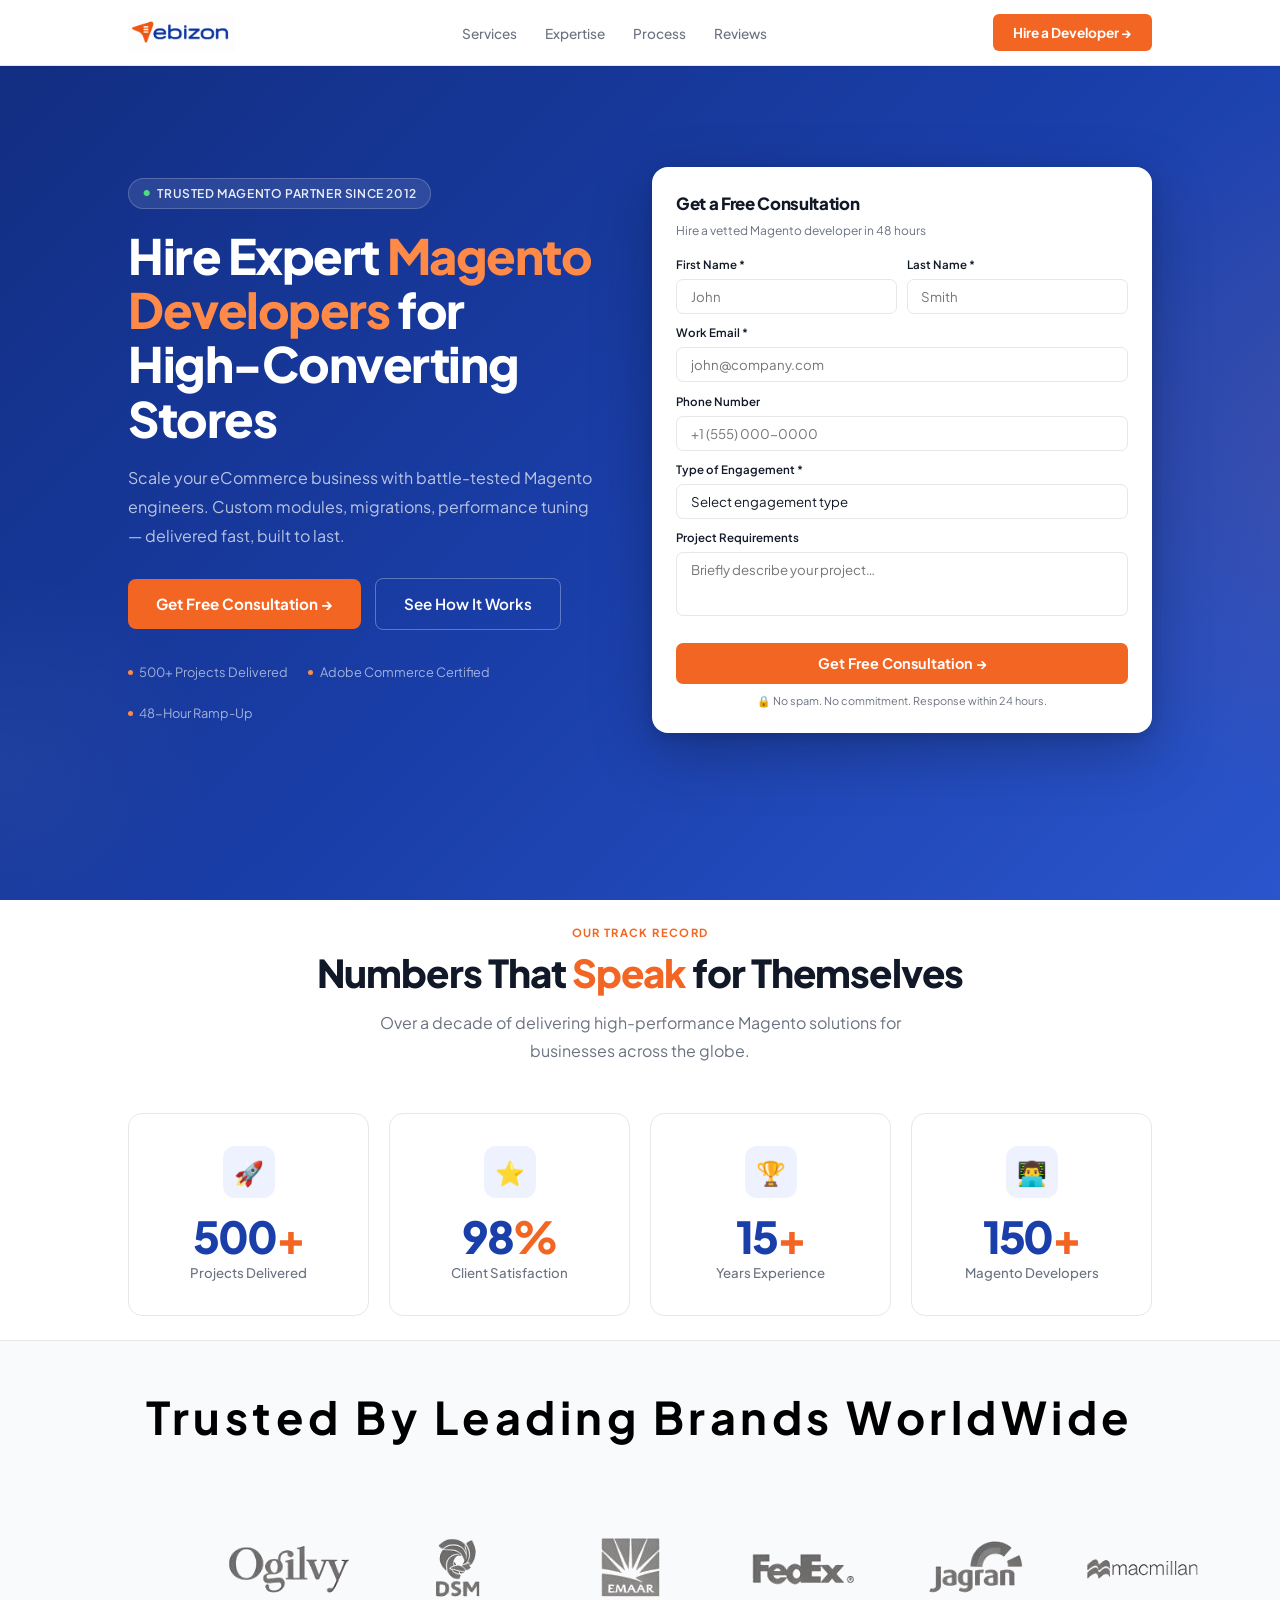
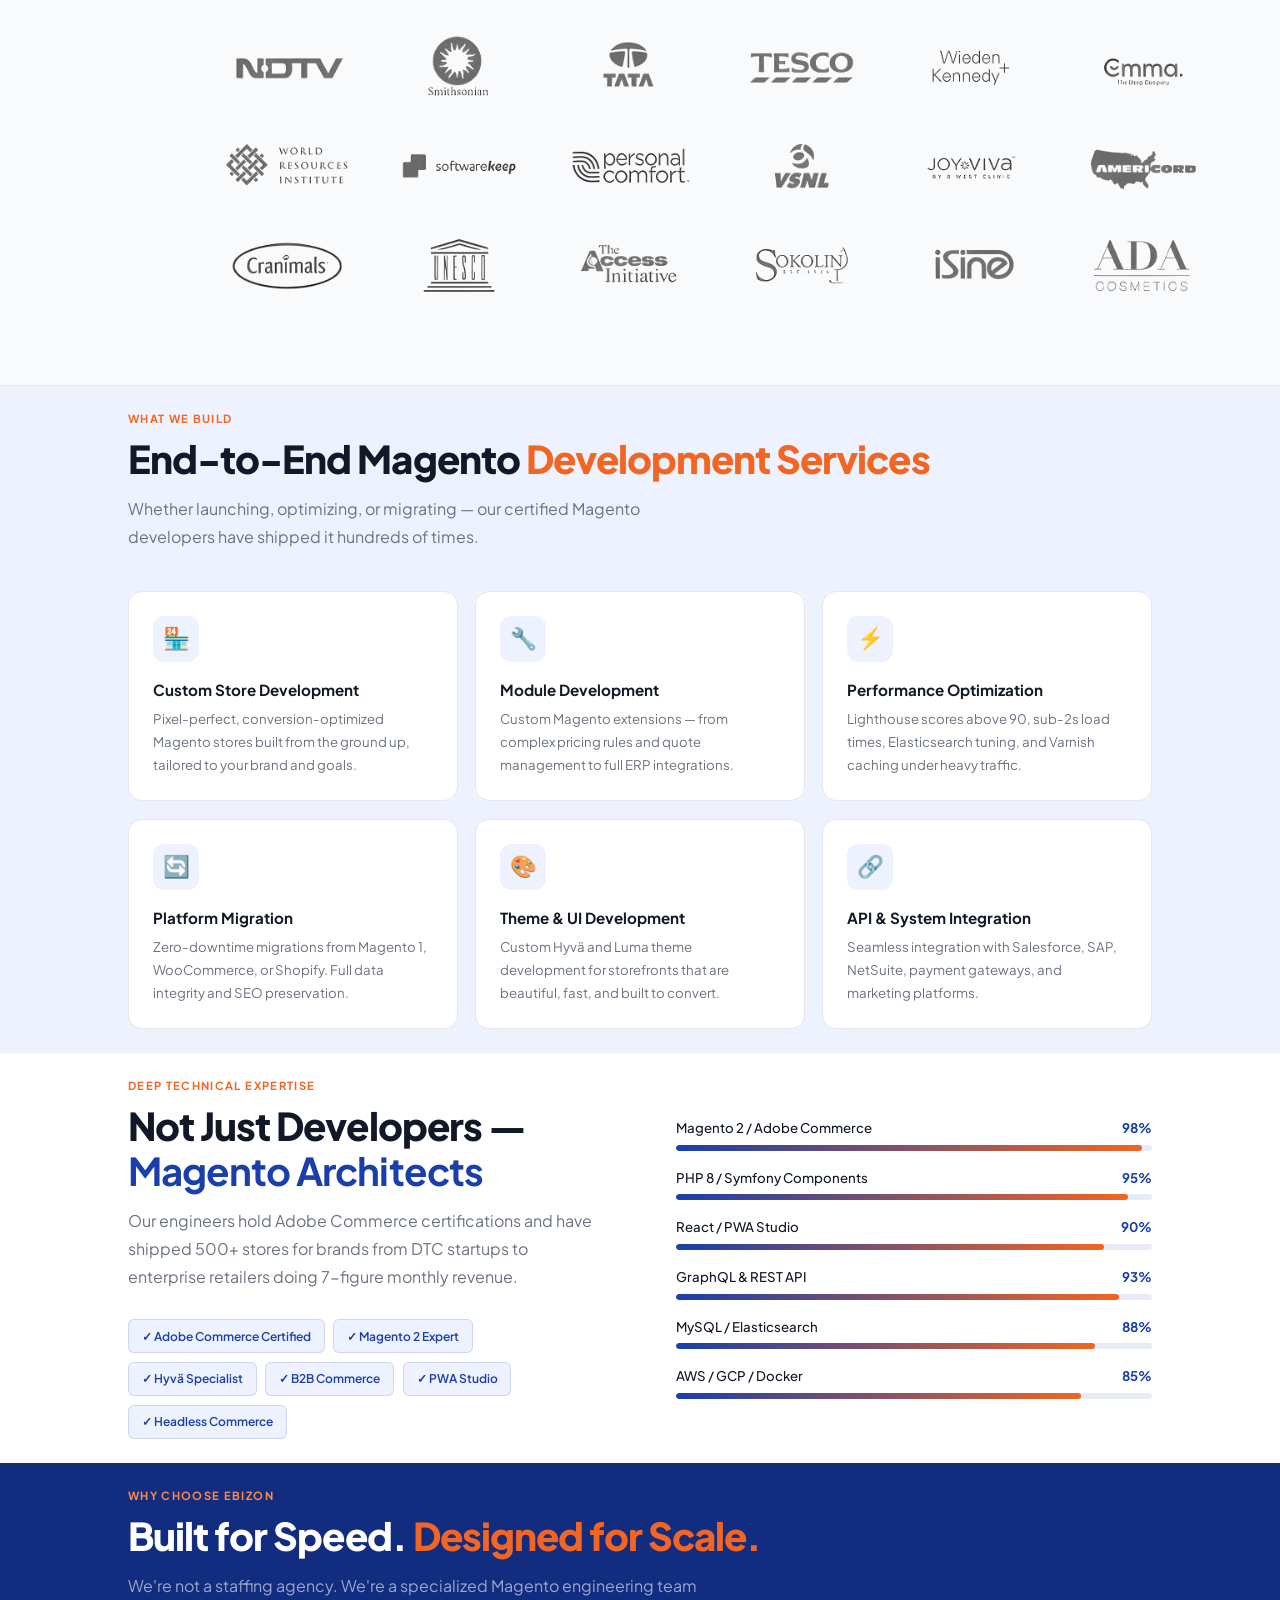
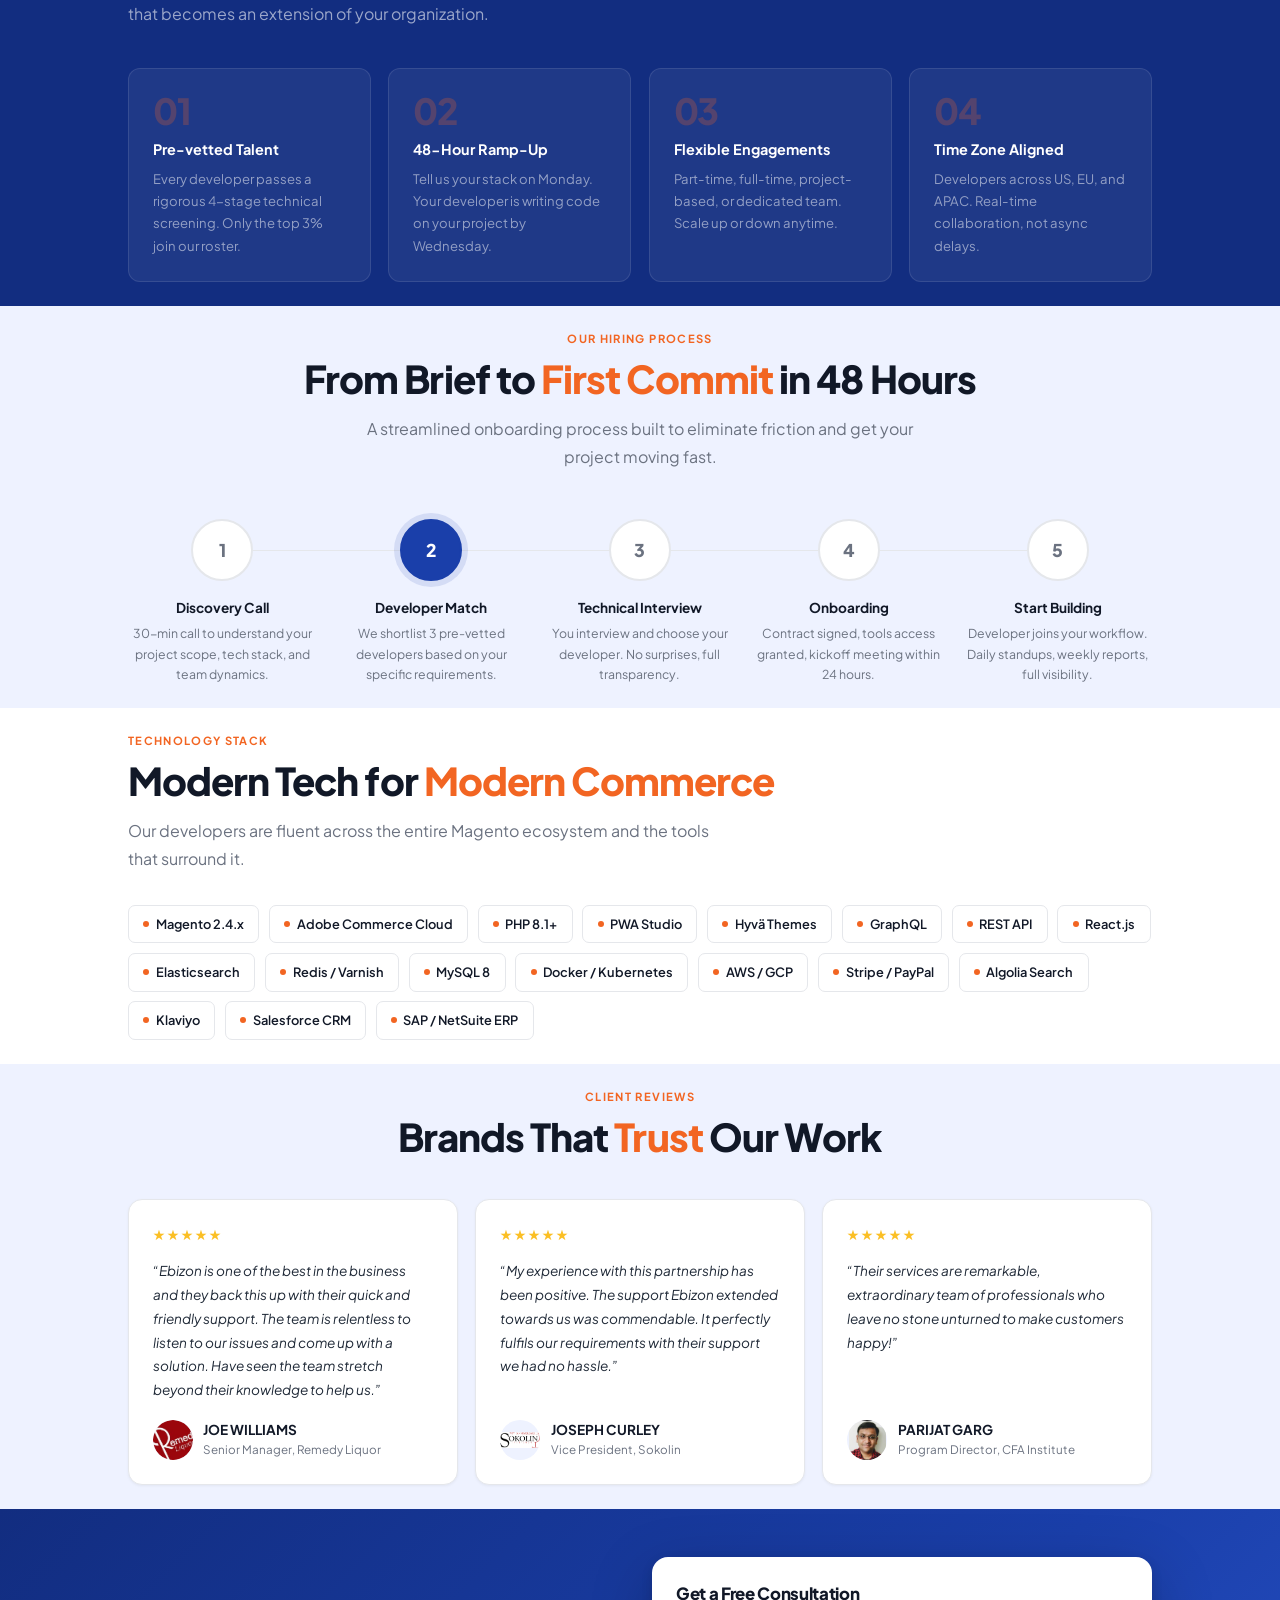
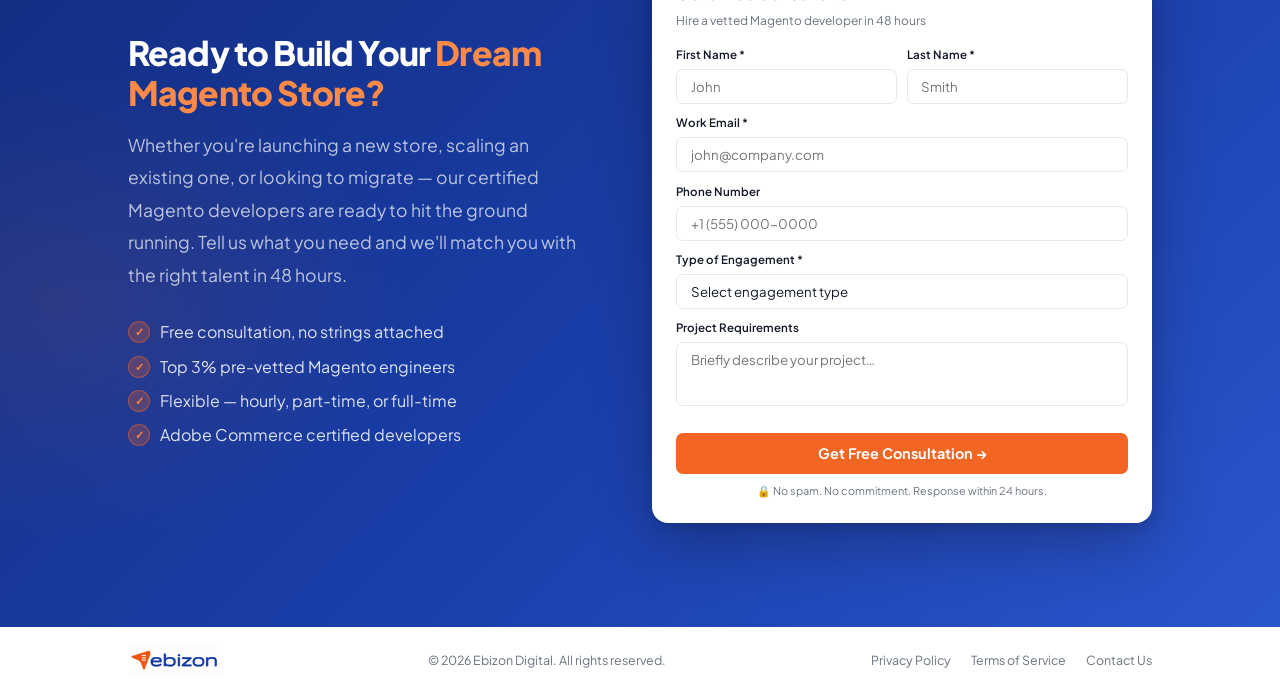
<file: magento-developer/index.html>
<!DOCTYPE html>
<html lang="en">

<head>

  <!-- Google Tag Manager -->
<script>(function(w,d,s,l,i){w[l]=w[l]||[];w[l].push({'gtm.start':
new Date().getTime(),event:'gtm.js'});var f=d.getElementsByTagName(s)[0],
j=d.createElement(s),dl=l!='dataLayer'?'&l='+l:'';j.async=true;j.src=
'https://www.googletagmanager.com/gtm.js?id='+i+dl;f.parentNode.insertBefore(j,f);
})(window,document,'script','dataLayer','GTM-TFRWGHP');</script>
<!-- End Google Tag Manager -->
  <meta charset="UTF-8">
  <meta name="viewport" content="width=device-width, initial-scale=1.0">
  <title>Hire Magento Developers | Ebizon Digital</title>
  <link rel="preconnect" href="https://fonts.googleapis.com">
  <link rel="preconnect" href="https://fonts.gstatic.com" crossorigin>
  <link rel="icon" type="image/png" href="favicon_128x128 (1).png">

  <link href="https://fonts.googleapis.com/css2?family=Plus+Jakarta+Sans:wght@300;400;500;600;700;800&display=swap"
    rel="stylesheet">
  <style>
    *,
    *::before,
    *::after {
      box-sizing: border-box;
      margin: 0;
      padding: 0;
    }

    :root {
      --blue: #1A3FAA;
      --blue-dark: #122D80;
      --blue-mid: #2B55CC;
      --blue-pale: #EEF2FF;
      --orange: #F26522;
      --orange-lt: #FF8A47;
      --dark: #111827;
      --text: #1F2937;
      --muted: #6B7280;
      --white: #FFFFFF;
      --border: #E5E7EB;
      --font: 'Plus Jakarta Sans', sans-serif;
    }

    html {
      scroll-behavior: smooth;
    }

    body {
      font-family: var(--font);
      color: var(--text);
      overflow-x: hidden;
      line-height: 1.6;
      background: var(--white);
    }

    /* ─── NAV ─── */
    nav {
      position: fixed;
      top: 0;
      left: 0;
      right: 0;
      z-index: 200;
      background: var(--white);
      border-bottom: 1px solid var(--border);
      display: flex;
      align-items: center;
      justify-content: space-between;
      padding: 0 5vw;
      height: 66px;
      box-shadow: 0 1px 3px rgba(0, 0, 0, 0.07);
    }

    .logo-wrap {
      display: flex;
      align-items: center;
      text-decoration: none;
    }

    .nav-logo-img {
      height: 36px;
      width: auto;
      filter: none;
      mix-blend-mode: normal;
      transition: opacity 0.2s;
    }

    .logo-wrap:hover .nav-logo-img {
      opacity: 0.82;
    }

    nav ul {
      list-style: none;
      display: flex;
      gap: 1.75rem;
    }

    nav ul a {
      color: var(--muted);
      text-decoration: none;
      font-size: 0.85rem;
      font-weight: 500;
      transition: color 0.2s;
      white-space: nowrap;
    }

    nav ul a:hover {
      color: var(--blue);
    }

    .nav-cta {
      background: var(--orange);
      color: var(--white);
      padding: 0.5rem 1.25rem;
      border-radius: 6px;
      font-size: 0.85rem;
      font-weight: 700;
      text-decoration: none;
      border: none;
      cursor: pointer;
      transition: background 0.2s, transform 0.15s;
      white-space: nowrap;
    }

    .nav-cta:hover {
      background: var(--orange-lt);
      transform: translateY(-1px);
    }

    /* ─── SECTION BASE ─── */
    .sec-white {
      background: var(--white);
    }

    .sec-light {
      background: var(--blue-pale);
    }

    .sec-dark {
      background: var(--blue-dark);
    }

    .sec-pad {
      padding: 72px 5vw;
    }

    .section-label {
      font-size: 0.7rem;
      font-weight: 700;
      text-transform: uppercase;
      letter-spacing: 0.12em;
      color: var(--orange);
      margin-bottom: 0.5rem;
      display: block;
    }

    h2 {
      font-size: clamp(1.65rem, 3vw, 2.4rem);
      font-weight: 800;
      line-height: 1.18;
      letter-spacing: -0.025em;
      color: var(--dark);
      margin-bottom: 0.85rem;
    }

    h2 em {
      font-style: normal;
      color: var(--orange);
    }

    h2 strong {
      font-style: normal;
      color: var(--blue);
    }

    .section-desc {
      color: var(--muted);
      font-size: 1rem;
      max-width: 600px;
      line-height: 1.75;
    }

    /* ─── HERO ─── */
    .hero {
      background: linear-gradient(135deg, var(--blue-dark) 0%, var(--blue) 55%, var(--blue-mid) 100%);
      padding: 100px 5vw 72px;
      display: grid;
      grid-template-columns: 1fr 500px;
      gap: 3.5rem;
      align-items: center;
      position: relative;
      overflow: hidden;
      min-height: 100vh;
    }

    .hero::before {
      content: '';
      position: absolute;
      inset: 0;
      pointer-events: none;
      background:
        radial-gradient(ellipse 55% 70% at 110% 50%, rgba(242, 101, 34, 0.13) 0%, transparent 60%),
        radial-gradient(ellipse 30% 40% at 0% 85%, rgba(255, 255, 255, 0.04) 0%, transparent 55%);
    }

    .hero-content {
      position: relative;
      z-index: 1;
    }

    .hero-badge {
      display: inline-flex;
      align-items: center;
      gap: 0.45rem;
      background: rgba(255, 255, 255, 0.1);
      border: 1px solid rgba(255, 255, 255, 0.2);
      color: rgba(255, 255, 255, 0.9);
      font-size: 0.75rem;
      font-weight: 600;
      padding: 0.3rem 0.85rem;
      border-radius: 999px;
      margin-bottom: 1.25rem;
      letter-spacing: 0.05em;
      text-transform: uppercase;
    }

    .hero-badge::before {
      content: '●';
      font-size: 0.5rem;
      color: #4ADE80;
      animation: blink 2s infinite;
    }

    @keyframes blink {

      0%,
      100% {
        opacity: 1
      }

      50% {
        opacity: 0.2
      }
    }

    h1 {
      font-size: clamp(2rem, 3.8vw, 3.2rem);
      font-weight: 800;
      line-height: 1.12;
      letter-spacing: -0.03em;
      color: var(--white);
      margin-bottom: 1.1rem;
    }

    h1 em {
      font-style: normal;
      color: var(--orange-lt);
    }

    .hero-desc {
      color: rgba(255, 255, 255, 0.7);
      font-size: 1rem;
      max-width: 520px;
      line-height: 1.8;
      margin-bottom: 1.75rem;
    }

    .hero-ctas {
      display: flex;
      gap: 0.85rem;
      flex-wrap: wrap;
      align-items: center;
      margin-bottom: 2rem;
    }

    .btn-primary {
      background: var(--orange);
      color: var(--white);
      padding: 0.8rem 1.75rem;
      border-radius: 8px;
      font-family: var(--font);
      font-size: 0.95rem;
      font-weight: 700;
      border: none;
      cursor: pointer;
      text-decoration: none;
      transition: background 0.2s, transform 0.15s;
      display: inline-flex;
      align-items: center;
      gap: 0.4rem;
    }

    .btn-primary:hover {
      background: var(--orange-lt);
      transform: translateY(-2px);
    }

    .btn-ghost {
      background: transparent;
      color: var(--white);
      padding: 0.8rem 1.75rem;
      border-radius: 8px;
      font-family: var(--font);
      font-size: 0.95rem;
      font-weight: 600;
      border: 1.5px solid rgba(255, 255, 255, 0.3);
      cursor: pointer;
      text-decoration: none;
      transition: all 0.2s;
      display: inline-flex;
      align-items: center;
      gap: 0.4rem;
    }

    .btn-ghost:hover {
      border-color: rgba(255, 255, 255, 0.65);
      background: rgba(255, 255, 255, 0.07);
    }

    .hero-trust {
      display: flex;
      align-items: center;
      gap: 1.25rem;
      flex-wrap: wrap;
    }

    .trust-item {
      display: flex;
      align-items: center;
      gap: 0.4rem;
      font-size: 0.8rem;
      color: rgba(255, 255, 255, 0.6);
    }

    .trust-dot {
      width: 5px;
      height: 5px;
      border-radius: 50%;
      background: var(--orange-lt);
      flex-shrink: 0;
    }

    /* HERO FORM */
    .hero-form-wrap {
      position: relative;
      z-index: 1;
    }

    .hero-form-card {
      background: var(--white);
      border-radius: 16px;
      padding: 1.5rem 1.5rem;
      box-shadow: 0 20px 60px rgba(0, 0, 0, 0.25), 0 4px 12px rgba(0, 0, 0, 0.12);
    }

    .form-title {
      font-size: 1.05rem;
      font-weight: 800;
      color: var(--dark);
      margin-bottom: 0.2rem;
      letter-spacing: -0.02em;
    }

    .form-sub {
      font-size: 0.75rem;
      color: var(--muted);
      margin-bottom: 1rem;
    }

    .form-row {
      display: grid;
      grid-template-columns: 1fr 1fr;
      gap: 0.6rem;
    }

    .form-group {
      margin-bottom: 0.65rem;
    }

    .form-group:last-of-type {
      margin-bottom: 0;
    }

    .form-group label {
      display: block;
      font-size: 0.72rem;
      font-weight: 600;
      color: var(--dark);
      margin-bottom: 0.28rem;
    }

    .form-group input,
    .form-group select,
    .form-group textarea {
      width: 100%;
      padding: 0.5rem 0.85rem;
      border: 1.5px solid var(--border);
      border-radius: 7px;
      font-family: var(--font);
      font-size: 0.83rem;
      color: var(--dark);
      background: var(--white);
      outline: none;
      transition: border-color 0.2s, box-shadow 0.2s;
      appearance: none;
    }

    .form-group input:focus,
    .form-group select:focus,
    .form-group textarea:focus {
      border-color: var(--blue);
      box-shadow: 0 0 0 3px rgba(26, 63, 170, 0.1);
    }

    .form-group textarea {
      resize: none;
      height: 64px;
    }

    .form-submit {
      width: 100%;
      padding: 0.72rem;
      background: var(--orange);
      color: var(--white);
      border: none;
      border-radius: 7px;
      font-family: var(--font);
      font-size: 0.9rem;
      font-weight: 700;
      cursor: pointer;
      transition: background 0.2s, transform 0.15s;
      margin-top: 0.6rem;
    }

    .form-submit:hover {
      background: var(--orange-lt);
      transform: translateY(-1px);
    }

    .form-note {
      text-align: center;
      font-size: 0.68rem;
      color: var(--muted);
      margin-top: 0.5rem;
    }

    /* ─── STATS ─── */
    .stats-grid {
      display: grid;
      grid-template-columns: repeat(4, 1fr);
      gap: 1.25rem;
      margin-top: 3rem;
    }

    .stat-card {
      background: var(--white);
      border: 1.5px solid var(--border);
      border-radius: 14px;
      padding: 2rem 1.5rem;
      text-align: center;
      transition: all 0.25s;
      position: relative;
      overflow: hidden;
    }

    .stat-card::before {
      content: '';
      position: absolute;
      top: 0;
      left: 0;
      right: 0;
      height: 4px;
      background: linear-gradient(90deg, var(--blue), var(--orange));
      opacity: 0;
      transition: opacity 0.25s;
    }

    .stat-card:hover {
      border-color: var(--blue);
      box-shadow: 0 10px 32px rgba(26, 63, 170, 0.12);
      transform: translateY(-4px);
    }

    .stat-card:hover::before {
      opacity: 1;
    }

    .stat-icon {
      width: 52px;
      height: 52px;
      border-radius: 12px;
      background: var(--blue-pale);
      display: flex;
      align-items: center;
      justify-content: center;
      font-size: 1.5rem;
      margin: 0 auto 1rem;
    }

    .stat-num {
      font-size: 2.75rem;
      font-weight: 800;
      color: var(--blue);
      letter-spacing: -0.05em;
      line-height: 1;
      margin-bottom: 0.4rem;
    }

    .stat-num span {
      color: var(--orange);
    }

    .stat-label {
      font-size: 0.83rem;
      color: var(--muted);
      font-weight: 500;
      line-height: 1.4;
    }

    /* ─── LOGOS ─── */
    .logos-strip {
      padding: 40px 5vw;
      background: #F9FAFB;
      border-top: 1px solid var(--border);
      border-bottom: 1px solid var(--border);
    }

    .logos-label {
      font-size: 45px;
      color: black;
      font-weight: bold;
      text-align: center;
      letter-spacing: 0.1em;
      margin-bottom: 1.75rem;
    }

    .logos-row {
      display: flex;
      justify-content: center;
      align-items: center;
      gap: 0;
      flex-wrap: wrap;
      max-width: 1300px;
      margin: 0 auto;
    }

    .logo-brand {
      font-size: 1rem;
      font-weight: 800;
      letter-spacing: -0.01em;
      color: var(--blue);
      padding: 0.6rem 1.4rem;
      border-right: 1px solid var(--border);
      transition: all 0.2s;
      cursor: default;
      white-space: nowrap;
      opacity: 0.55;
    }

    .logo-brand:last-child {
      border-right: none;
    }

    .logo-brand:hover {
      opacity: 1;
      color: var(--orange);
    }

    /* ─── SERVICES ─── */
    .services-grid {
      display: grid;
      grid-template-columns: repeat(3, 1fr);
      gap: 1.1rem;
      margin-top: 2.5rem;
    }

    .service-card {
      background: var(--white);
      border: 1px solid var(--border);
      border-radius: 14px;
      padding: 1.5rem;
      transition: all 0.25s;
      position: relative;
      overflow: hidden;
    }

    .service-card::after {
      content: '';
      position: absolute;
      bottom: 0;
      left: 1.5rem;
      right: 1.5rem;
      height: 3px;
      background: linear-gradient(90deg, var(--blue), var(--orange));
      border-radius: 999px;
      opacity: 0;
      transition: opacity 0.25s;
    }

    .service-card:hover {
      border-color: var(--blue);
      box-shadow: 0 10px 32px rgba(26, 63, 170, 0.12);
      transform: translateY(-3px);
    }

    .service-card:hover::after {
      opacity: 1;
    }

    .svc-icon {
      width: 46px;
      height: 46px;
      border-radius: 11px;
      background: var(--blue-pale);
      margin-bottom: 1rem;
      display: flex;
      align-items: center;
      justify-content: center;
      font-size: 1.35rem;
    }

    .service-card h3 {
      font-size: 0.95rem;
      font-weight: 700;
      color: var(--dark);
      margin-bottom: 0.4rem;
    }

    .service-card p {
      font-size: 0.83rem;
      color: var(--muted);
      line-height: 1.7;
    }

    /* ─── EXPERTISE ─── */
    .expertise-inner {
      display: grid;
      grid-template-columns: 1fr 1fr;
      gap: 4.5rem;
      align-items: center;
    }

    .skill-bars {
      display: flex;
      flex-direction: column;
      gap: 1rem;
    }

    .skill-bar-head {
      display: flex;
      justify-content: space-between;
      font-size: 0.83rem;
      margin-bottom: 0.4rem;
    }

    .skill-bar-head span:first-child {
      color: var(--dark);
      font-weight: 500;
    }

    .skill-bar-head span:last-child {
      color: var(--blue);
      font-weight: 700;
    }

    .bar-track {
      height: 6px;
      background: rgba(26, 63, 170, 0.1);
      border-radius: 999px;
      overflow: hidden;
    }

    .bar-fill {
      height: 100%;
      background: linear-gradient(90deg, var(--blue), var(--orange));
      border-radius: 999px;
      animation: fillBar 1.6s ease-out forwards;
    }

    @keyframes fillBar {
      from {
        width: 0 !important;
      }
    }

    .cert-badges {
      display: flex;
      flex-wrap: wrap;
      gap: 0.55rem;
      margin-top: 1.75rem;
    }

    .cert-badge {
      display: flex;
      align-items: center;
      gap: 0.4rem;
      background: var(--blue-pale);
      border: 1px solid rgba(26, 63, 170, 0.15);
      padding: 0.4rem 0.8rem;
      border-radius: 6px;
      font-size: 0.75rem;
      font-weight: 600;
      color: var(--blue);
    }

    /* ─── WHY US (dark) ─── */
    .why-grid {
      display: grid;
      grid-template-columns: repeat(4, 1fr);
      gap: 1.1rem;
      margin-top: 2.5rem;
    }

    .why-card {
      background: rgba(255, 255, 255, 0.06);
      border: 1px solid rgba(255, 255, 255, 0.1);
      border-radius: 12px;
      padding: 1.5rem;
      transition: all 0.2s;
    }

    .why-card:hover {
      border-color: rgba(242, 101, 34, 0.45);
      background: rgba(255, 255, 255, 0.09);
    }

    .why-num {
      font-size: 2.25rem;
      font-weight: 800;
      color: rgba(242, 101, 34, 0.25);
      letter-spacing: -0.04em;
      margin-bottom: 0.6rem;
      line-height: 1;
    }

    .why-card h3 {
      font-size: 0.9rem;
      font-weight: 700;
      color: var(--white);
      margin-bottom: 0.4rem;
    }

    .why-card p {
      font-size: 0.82rem;
      color: rgba(255, 255, 255, 0.52);
      line-height: 1.7;
    }

    .sec-dark .section-label {
      color: var(--orange-lt);
    }

    .sec-dark h2 {
      color: var(--white);
    }

    .sec-dark .section-desc {
      color: rgba(255, 255, 255, 0.58);
    }

    /* ─── PROCESS ─── */
    .process-grid {
      display: grid;
      grid-template-columns: repeat(5, 1fr);
      gap: 1.25rem;
      margin-top: 3rem;
      position: relative;
    }

    .process-grid::before {
      content: '';
      position: absolute;
      top: 31px;
      left: 8%;
      right: 8%;
      height: 1px;
      background: var(--border);
    }

    .process-step {
      text-align: center;
    }

    .step-num {
      width: 62px;
      height: 62px;
      border-radius: 50%;
      display: flex;
      align-items: center;
      justify-content: center;
      margin: 0 auto 1rem;
      font-size: 1.1rem;
      font-weight: 800;
      background: var(--white);
      border: 2px solid var(--border);
      color: var(--muted);
      position: relative;
      z-index: 1;
      transition: all 0.2s;
    }

    .process-step:hover .step-num,
    .process-step.active .step-num {
      background: var(--blue);
      border-color: var(--blue);
      color: var(--white);
      box-shadow: 0 0 0 6px rgba(26, 63, 170, 0.12);
    }

    .process-step h4 {
      font-size: 0.85rem;
      font-weight: 700;
      color: var(--dark);
      margin-bottom: 0.3rem;
    }

    .process-step p {
      font-size: 0.77rem;
      color: var(--muted);
      line-height: 1.65;
    }

    /* ─── TECH PILLS ─── */
    .tech-grid {
      display: flex;
      flex-wrap: wrap;
      gap: 0.6rem;
      margin-top: 2rem;
    }

    .tech-pill {
      background: var(--white);
      border: 1.5px solid var(--border);
      border-radius: 7px;
      padding: 0.5rem 0.9rem;
      font-size: 0.8rem;
      font-weight: 600;
      color: var(--dark);
      display: flex;
      align-items: center;
      gap: 0.4rem;
      transition: all 0.2s;
      cursor: default;
    }

    .tech-pill:hover {
      border-color: var(--blue);
      color: var(--blue);
      background: var(--blue-pale);
    }

    .tp-dot {
      width: 6px;
      height: 6px;
      border-radius: 50%;
      background: var(--orange);
      flex-shrink: 0;
    }

    /* ─── TESTIMONIALS ─── */
    .testimonials-grid {
      display: grid;
      grid-template-columns: repeat(3, 1fr);
      gap: 1.1rem;
      margin-top: 2.5rem;
    }

    .t-card {
      background: var(--white);
      border: 1px solid var(--border);
      border-radius: 14px;
      padding: 1.5rem;
      box-shadow: 0 1px 3px rgba(0, 0, 0, 0.05);
      transition: box-shadow 0.2s, transform 0.2s;
      display: flex;
      flex-direction: column;
    }

    .t-card:hover {
      box-shadow: 0 8px 24px rgba(0, 0, 0, 0.09);
      transform: translateY(-3px);
    }

    .stars {
      color: #FBBF24;
      font-size: 0.85rem;
      margin-bottom: 0.85rem;
      letter-spacing: 2px;
    }

    .t-card blockquote {
      font-size: 0.85rem;
      color: var(--text);
      line-height: 1.75;
      font-style: italic;
      margin-bottom: 1.1rem;
    }

    .t-author {
      display: flex;
      align-items: center;
      gap: 0.65rem;
      margin-top: auto;
    }

    .t-avatar {
      width: 40px;
      height: 40px;
      border-radius: 50%;
      background: var(--blue-pale);
      display: flex;
      align-items: center;
      justify-content: center;
      font-weight: 800;
      font-size: 0.82rem;
      color: var(--blue);
      flex-shrink: 0;
    }
    .t-avatar img {
      width: 100%;
      height: 100%;
      border-radius: 50%;
      object-fit: contain;
    }

    .t-name {
      font-size: 0.85rem;
      font-weight: 700;
      color: var(--dark);
    }

    .t-role {
      font-size: 0.73rem;
      color: var(--muted);
    }

    /* ─── FOOTER SECTION ─── */
    .footer-section {
      background: linear-gradient(135deg, var(--blue-dark) 0%, var(--blue) 55%, var(--blue-mid) 100%);
      padding: 72px 5vw 0;
      position: relative;
      overflow: hidden;
    }

    .footer-section::before {
      content: '';
      position: absolute;
      inset: 0;
      pointer-events: none;
      background: radial-gradient(ellipse 45% 55% at 5% 55%, rgba(242, 101, 34, 0.1) 0%, transparent 60%);
    }

    .footer-top {
      display: grid;
      grid-template-columns: 1fr 500px;
      gap: 4rem;
      align-items: center;
      position: relative;
      z-index: 1;
      padding-bottom: 56px;
    }

    .footer-brand h3 {
      font-size: 2.1rem;
      font-weight: 800;
      color: var(--white);
      letter-spacing: -0.025em;
      margin-bottom: 1rem;
      line-height: 1.2;
    }

    .footer-brand h3 em {
      font-style: normal;
      color: var(--orange-lt);
    }

    .footer-brand p {
      color: rgba(255, 255, 255, 0.7);
      font-size: 1.1rem;
      line-height: 1.85;
      margin-bottom: 1.75rem;
      max-width: 480px;
    }

    .footer-trust-points {
      display: flex;
      flex-direction: column;
      gap: 0.55rem;
      margin-bottom: 0;
    }

    .ftp-item {
      display: flex;
      align-items: center;
      gap: 0.65rem;
      font-size: 1rem;
      color: rgba(255, 255, 255, 0.85);
    }

    .ftp-check {
      width: 22px;
      height: 22px;
      border-radius: 50%;
      background: rgba(242, 101, 34, 0.25);
      border: 1px solid rgba(242, 101, 34, 0.5);
      display: flex;
      align-items: center;
      justify-content: center;
      font-size: 0.7rem;
      color: var(--orange-lt);
      font-weight: 700;
      flex-shrink: 0;
    }

    .footer-contact-item {
      display: flex;
      align-items: center;
      gap: 0.6rem;
      font-size: 0.83rem;
      color: rgba(255, 255, 255, 0.65);
    }

    .fci-icon {
      width: 30px;
      height: 30px;
      border-radius: 7px;
      background: rgba(255, 255, 255, 0.1);
      display: flex;
      align-items: center;
      justify-content: center;
      font-size: 0.85rem;
      flex-shrink: 0;
    }

    .footer-form-card {
      background: var(--white);
      border-radius: 16px;
      padding: 1.75rem 1.75rem;
      box-shadow: 0 20px 60px rgba(0, 0, 0, 0.3);
    }

    .footer-form-card .form-title {
      font-size: 1.3rem;
    }

    .footer-form-card .form-sub {
      font-size: 0.88rem;
      margin-bottom: 1.25rem;
    }

    .footer-form-card .form-group label {
      font-size: 0.82rem;
      margin-bottom: 0.35rem;
    }

    .footer-form-card .form-group input,
    .footer-form-card .form-group select {
      font-size: 0.92rem;
      padding: 0.62rem 0.95rem;
    }

    .footer-form-card .form-submit {
      font-size: 1rem;
      padding: 0.82rem;
      margin-top: 0.75rem;
    }

    .footer-form-card .form-note {
      font-size: 0.78rem;
      margin-top: 0.65rem;
    }

    .footer-bottom {
      background: var(--white);
      margin: 0 0vw;
      padding: 1.1rem 10vw;
      display: flex;
      justify-content: space-between;
      align-items: center;
      flex-wrap: wrap;
      gap: 0.75rem;
      position: relative;
      z-index: 1;
    }

    .footer-logo-row {
      display: flex;
      align-items: center;
    }

    .footer-logo-img {
      height: 32px;
      width: auto;
      filter: none;
      transition: opacity 0.2s;
    }

    .footer-logo-img:hover {
      opacity: 0.8;
    }

    .footer-bottom p {
      font-size: 0.78rem;
      color: var(--muted);
    }

    .footer-links {
      display: flex;
      gap: 1.25rem;
    }

    .footer-links a {
      font-size: 0.78rem;
      color: var(--muted);
      text-decoration: none;
      transition: color 0.2s;
    }

    .footer-links a:hover {
      color: var(--blue);
    }

    /* ─── RESPONSIVE ─── */
    @media (max-width: 1100px) {
      .hero {
        grid-template-columns: 1fr;
        gap: 2.5rem;
        min-height: auto;
        padding: 100px 5vw 60px;
      }

      .hero-form-wrap {
        max-width: 560px;
      }

      .footer-top {
        grid-template-columns: 1fr;
        gap: 2.5rem;
      }

      .footer-form-card {
        max-width: 560px;
      }
    }

    @media (max-width: 768px) {
      nav ul {
        display: none;
      }

      .services-grid,
      .testimonials-grid {
        grid-template-columns: 1fr 1fr;
      }

      .why-grid {
        grid-template-columns: 1fr 1fr;
      }

      .expertise-inner {
        grid-template-columns: 1fr;
        gap: 2.5rem;
      }

      .process-grid {
        grid-template-columns: 1fr 1fr;
        gap: 1.5rem;
      }

      .process-grid::before {
        display: none;
      }

      .stats-grid {
        grid-template-columns: 1fr 1fr;
      }
    }

    @media (max-width: 520px) {

      .services-grid,
      .testimonials-grid,
      .why-grid {
        grid-template-columns: 1fr;
      }

      .form-row {
        grid-template-columns: 1fr;
      }

      .stats-grid {
        grid-template-columns: 1fr 1fr;
      }
    }

    @media (min-width: 1200px) {
      nav{
        padding: 24px 10vw;
      }
      .hero {
        padding: 10vw;
      }
      .sec-white{
        padding: 24px 10vw;
      }
      .logos-row{
        width: 1360px;
      }
      #services{
        padding: 24px 10vw;
      }
      .sec-dark{
        padding: 24px 10vw;
      }
      #process{
        padding: 24px 10vw;
      }
      #testimonials{
        padding: 24px 10vw;
    }
    .footer-section{
      padding: 48px 10vw;
    }
    .footer-bottom{
      padding: 1.1rem 10vw;
    }
  }
    
  </style>
</head>

<body>

  <!-- Google Tag Manager (noscript) -->
<noscript><iframe src="https://www.googletagmanager.com/ns.html?id=GTM-TFRWGHP"
height="0" width="0" style="display:none;visibility:hidden"></iframe></noscript>
<!-- End Google Tag Manager (noscript) -->

  <!-- ─── NAV ─── -->
  <nav>
    <a href="#" class="logo-wrap">
      <img
        src="[data-uri]"
        alt="Ebizon Digital" class="nav-logo-img">
    </a>
    <ul>
      <li><a href="#services">Services</a></li>
      <li><a href="#expertise">Expertise</a></li>
      <li><a href="#process">Process</a></li>
      <li><a href="#testimonials">Reviews</a></li>
    </ul>
    <a href="#footer-form" class="nav-cta">Hire a Developer →</a>
  </nav>

  <!-- ─── HERO (dark blue) ─── -->
  <section class="hero">
    <!-- Left: copy + CTAs -->
    <div class="hero-content">
      <div class="hero-badge">Trusted Magento Partner Since 2012</div>
      <h1>Hire Expert <em>Magento Developers</em> for High-Converting Stores</h1>
      <p class="hero-desc">Scale your eCommerce business with battle-tested Magento engineers. Custom modules,
        migrations, performance tuning — delivered fast, built to last.</p>
      <div class="hero-ctas">
        <a href="#footer-form" class="btn-primary">Get Free Consultation →</a>
        <a href="#process" class="btn-ghost">See How It Works</a>
      </div>
      <div class="hero-trust">
        <span class="trust-item"><span class="trust-dot"></span>500+ Projects Delivered</span>
        <span class="trust-item"><span class="trust-dot"></span>Adobe Commerce Certified</span>
        <span class="trust-item"><span class="trust-dot"></span>48-Hour Ramp-Up</span>
      </div>
    </div>

    <!-- Right: form -->
    <div class="hero-form-wrap">
      <form class="hero-form-card" action="https://www.getdrip.com/forms/818453610/submissions" method="post" data-drip-embedded-form="818453610" id="drip-ef-818453610">
        <div class="form-title">Get a Free Consultation</div>
        <div class="form-sub">Hire a vetted Magento developer in 48 hours</div>
        <div class="form-row">
          <div class="form-group"><label>First Name *</label><input type="text" placeholder="John" id="drip-first-name" name="fields[first_name]" value=""></div>
          <div class="form-group"><label>Last Name *</label><input type="text" placeholder="Smith" id="drip-last-name" name="fields[last_name]" value=""></div>
        </div>
        <div class="form-group"><label>Work Email *</label><input type="email" placeholder="john@company.com" id="drip-email" name="fields[email]" value=""></div>
        <div class="form-group"><label>Phone Number</label><input type="tel" placeholder="+1 (555) 000-0000" id="drip-phone-number" name="fields[phone_number]" value=""></div>
        <div class="form-group">
          <label>Type of Engagement *</label>
          <select name="fields[type_of_engagement]">
            <option disabled="" selected="" value="">Select engagement type</option>
            <option value="Full Time Dedicated Developer">Full-time Dedicated Developer</option>
            <option value="Part-time / Hourly">Part-time / Hourly</option>
            <option value="Fixed-Price Project">Fixed-Price Project</option>
            <option value="Dedicated Team">Dedicated Team</option>
          </select>
        </div>
        <div class="form-group"><label>Project Requirements</label><textarea
            placeholder="Briefly describe your project…" id="drip-project-requirements" name="fields[project_requirements]"></textarea></div>

                   <input type="hidden" name="fields[source]" id="hidden-source">
          <input type="hidden" name="fields[campaign]" id="hidden-campaign">
          <input type="hidden" name="fields[landing_page]" id="hidden-landing-page">


        <input type="submit" value="Get Free Consultation →" data-drip-attribute="sign-up-button" class="form-submit">
        <div class="form-note">🔒 No spam. No commitment. Response within 24 hours.</div>
        </form>
    </div>
  </section>

  <!-- ─── STATS (white) ─── -->
  <section class="sec-white sec-pad" id="stats">
    <span class="section-label" style="display:block;text-align:center;">Our Track Record</span>
    <h2 style="text-align:center;">Numbers That <em>Speak</em> for Themselves</h2>
    <p class="section-desc" style="text-align:center;margin:0 auto 0;">Over a decade of delivering high-performance
      Magento solutions for businesses across the globe.</p>
    <div class="stats-grid">
      <div class="stat-card">
        <div class="stat-icon">🚀</div>
        <div class="stat-num">500<span>+</span></div>
        <div class="stat-label">Projects Delivered</div>
      </div>
      <div class="stat-card">
        <div class="stat-icon">⭐</div>
        <div class="stat-num">98<span>%</span></div>
        <div class="stat-label">Client Satisfaction</div>
      </div>
      <div class="stat-card">
        <div class="stat-icon">🏆</div>
        <div class="stat-num">15<span>+</span></div>
        <div class="stat-label">Years Experience</div>
      </div>
      <div class="stat-card">
        <div class="stat-icon">👨‍💻</div>
        <div class="stat-num">150<span>+</span></div>
        <div class="stat-label">Magento Developers</div>
      </div>
    </div>
  </section>

  <!-- ─── LOGOS ─── -->
  <div class="logos-strip">
    <p class="logos-label">Trusted By Leading Brands WorldWide</p>
    <div class="logos-row">
      <img src="../assets/client-logos-transparent.png" alt="">
    </div>
  </div>

  <!-- ─── SERVICES (light blue) ─── -->
  <section id="services" class="sec-light sec-pad">
    <span class="section-label">What We Build</span>
    <h2>End-to-End Magento <em>Development Services</em></h2>
    <p class="section-desc">Whether launching, optimizing, or migrating — our certified Magento developers have shipped
      it hundreds of times.</p>
    <div class="services-grid">
      <div class="service-card">
        <div class="svc-icon">🏪</div>
        <h3>Custom Store Development</h3>
        <p>Pixel-perfect, conversion-optimized Magento stores built from the ground up, tailored to your brand and
          goals.</p>
      </div>
      <div class="service-card">
        <div class="svc-icon">🔧</div>
        <h3>Module Development</h3>
        <p>Custom Magento extensions — from complex pricing rules and quote management to full ERP integrations.</p>
      </div>
      <div class="service-card">
        <div class="svc-icon">⚡</div>
        <h3>Performance Optimization</h3>
        <p>Lighthouse scores above 90, sub-2s load times, Elasticsearch tuning, and Varnish caching under heavy traffic.
        </p>
      </div>
      <div class="service-card">
        <div class="svc-icon">🔄</div>
        <h3>Platform Migration</h3>
        <p>Zero-downtime migrations from Magento 1, WooCommerce, or Shopify. Full data integrity and SEO preservation.
        </p>
      </div>
      <div class="service-card">
        <div class="svc-icon">🎨</div>
        <h3>Theme & UI Development</h3>
        <p>Custom Hyvä and Luma theme development for storefronts that are beautiful, fast, and built to convert.</p>
      </div>
      <div class="service-card">
        <div class="svc-icon">🔗</div>
        <h3>API & System Integration</h3>
        <p>Seamless integration with Salesforce, SAP, NetSuite, payment gateways, and marketing platforms.</p>
      </div>
    </div>
  </section>

  <!-- ─── EXPERTISE (white) ─── -->
  <section id="expertise" class="sec-white sec-pad">
    <div class="expertise-inner">
      <div>
        <span class="section-label">Deep Technical Expertise</span>
        <h2>Not Just Developers — <strong>Magento Architects</strong></h2>
        <p class="section-desc">Our engineers hold Adobe Commerce certifications and have shipped 500+ stores for brands
          from DTC startups to enterprise retailers doing 7-figure monthly revenue.</p>
        <div class="cert-badges">
          <span class="cert-badge">✓ Adobe Commerce Certified</span>
          <span class="cert-badge">✓ Magento 2 Expert</span>
          <span class="cert-badge">✓ Hyvä Specialist</span>
          <span class="cert-badge">✓ B2B Commerce</span>
          <span class="cert-badge">✓ PWA Studio</span>
          <span class="cert-badge">✓ Headless Commerce</span>
        </div>
      </div>
      <div>
        <div class="skill-bars">
          <div>
            <div class="skill-bar-head"><span>Magento 2 / Adobe Commerce</span><span>98%</span></div>
            <div class="bar-track">
              <div class="bar-fill" style="width:98%"></div>
            </div>
          </div>
          <div>
            <div class="skill-bar-head"><span>PHP 8 / Symfony Components</span><span>95%</span></div>
            <div class="bar-track">
              <div class="bar-fill" style="width:95%"></div>
            </div>
          </div>
          <div>
            <div class="skill-bar-head"><span>React / PWA Studio</span><span>90%</span></div>
            <div class="bar-track">
              <div class="bar-fill" style="width:90%"></div>
            </div>
          </div>
          <div>
            <div class="skill-bar-head"><span>GraphQL & REST API</span><span>93%</span></div>
            <div class="bar-track">
              <div class="bar-fill" style="width:93%"></div>
            </div>
          </div>
          <div>
            <div class="skill-bar-head"><span>MySQL / Elasticsearch</span><span>88%</span></div>
            <div class="bar-track">
              <div class="bar-fill" style="width:88%"></div>
            </div>
          </div>
          <div>
            <div class="skill-bar-head"><span>AWS / GCP / Docker</span><span>85%</span></div>
            <div class="bar-track">
              <div class="bar-fill" style="width:85%"></div>
            </div>
          </div>
        </div>
      </div>
    </div>
  </section>

  <!-- ─── WHY US (dark blue) ─── -->
  <section class="sec-dark sec-pad">
    <span class="section-label">Why Choose Ebizon</span>
    <h2>Built for Speed. <em>Designed for Scale.</em></h2>
    <p class="section-desc">We're not a staffing agency. We're a specialized Magento engineering team that becomes an
      extension of your organization.</p>
    <div class="why-grid">
      <div class="why-card">
        <div class="why-num">01</div>
        <h3>Pre-vetted Talent</h3>
        <p>Every developer passes a rigorous 4-stage technical screening. Only the top 3% join our roster.</p>
      </div>
      <div class="why-card">
        <div class="why-num">02</div>
        <h3>48-Hour Ramp-Up</h3>
        <p>Tell us your stack on Monday. Your developer is writing code on your project by Wednesday.</p>
      </div>
      <div class="why-card">
        <div class="why-num">03</div>
        <h3>Flexible Engagements</h3>
        <p>Part-time, full-time, project-based, or dedicated team. Scale up or down anytime.</p>
      </div>
      <div class="why-card">
        <div class="why-num">04</div>
        <h3>Time Zone Aligned</h3>
        <p>Developers across US, EU, and APAC. Real-time collaboration, not async delays.</p>
      </div>
    </div>
  </section>

  <!-- ─── PROCESS (light blue) ─── -->
  <section id="process" class="sec-light sec-pad">
    <span class="section-label" style="display:block;text-align:center;">Our Hiring Process</span>
    <h2 style="text-align:center;">From Brief to <em>First Commit</em> in 48 Hours</h2>
    <p class="section-desc" style="text-align:center;margin:0 auto;">A streamlined onboarding process built to eliminate
      friction and get your project moving fast.</p>
    <div class="process-grid">
      <div class="process-step">
        <div class="step-num">1</div>
        <h4>Discovery Call</h4>
        <p>30-min call to understand your project scope, tech stack, and team dynamics.</p>
      </div>
      <div class="process-step active">
        <div class="step-num">2</div>
        <h4>Developer Match</h4>
        <p>We shortlist 3 pre-vetted developers based on your specific requirements.</p>
      </div>
      <div class="process-step">
        <div class="step-num">3</div>
        <h4>Technical Interview</h4>
        <p>You interview and choose your developer. No surprises, full transparency.</p>
      </div>
      <div class="process-step">
        <div class="step-num">4</div>
        <h4>Onboarding</h4>
        <p>Contract signed, tools access granted, kickoff meeting within 24 hours.</p>
      </div>
      <div class="process-step">
        <div class="step-num">5</div>
        <h4>Start Building</h4>
        <p>Developer joins your workflow. Daily standups, weekly reports, full visibility.</p>
      </div>
    </div>
  </section>

  <!-- ─── TECH STACK (white) ─── -->
  <section class="sec-white sec-pad">
    <span class="section-label">Technology Stack</span>
    <h2>Modern Tech for <em>Modern Commerce</em></h2>
    <p class="section-desc">Our developers are fluent across the entire Magento ecosystem and the tools that surround
      it.</p>
    <div class="tech-grid">
      <div class="tech-pill"><span class="tp-dot"></span>Magento 2.4.x</div>
      <div class="tech-pill"><span class="tp-dot"></span>Adobe Commerce Cloud</div>
      <div class="tech-pill"><span class="tp-dot"></span>PHP 8.1+</div>
      <div class="tech-pill"><span class="tp-dot"></span>PWA Studio</div>
      <div class="tech-pill"><span class="tp-dot"></span>Hyvä Themes</div>
      <div class="tech-pill"><span class="tp-dot"></span>GraphQL</div>
      <div class="tech-pill"><span class="tp-dot"></span>REST API</div>
      <div class="tech-pill"><span class="tp-dot"></span>React.js</div>
      <div class="tech-pill"><span class="tp-dot"></span>Elasticsearch</div>
      <div class="tech-pill"><span class="tp-dot"></span>Redis / Varnish</div>
      <div class="tech-pill"><span class="tp-dot"></span>MySQL 8</div>
      <div class="tech-pill"><span class="tp-dot"></span>Docker / Kubernetes</div>
      <div class="tech-pill"><span class="tp-dot"></span>AWS / GCP</div>
      <div class="tech-pill"><span class="tp-dot"></span>Stripe / PayPal</div>
      <div class="tech-pill"><span class="tp-dot"></span>Algolia Search</div>
      <div class="tech-pill"><span class="tp-dot"></span>Klaviyo</div>
      <div class="tech-pill"><span class="tp-dot"></span>Salesforce CRM</div>
      <div class="tech-pill"><span class="tp-dot"></span>SAP / NetSuite ERP</div>
    </div>
  </section>

  <!-- ─── TESTIMONIALS (light blue) ─── -->
  <section id="testimonials" class="sec-light sec-pad">
    <span class="section-label" style="display:block;text-align:center;">Client Reviews</span>
    <h2 style="text-align:center;">Brands That <em>Trust</em> Our Work</h2>
    <div class="testimonials-grid">
      <div class="t-card">
        <div class="stars">★★★★★</div>
        <blockquote>“Ebizon is one of the best in the business and they back this up with their quick and friendly support. The team is relentless to listen to our issues and come up with a solution. Have seen the team stretch beyond their knowledge to help us.”</blockquote>
        <div class="t-author">
          <div class="t-avatar">
            <img src="joe.png" alt="">
          </div>
          <div>
            <div class="t-name">JOE WILLIAMS</div>
            <div class="t-role">Senior Manager, Remedy Liquor</div>
          </div>
        </div>
      </div>
      <div class="t-card">
        <div class="stars">★★★★★</div>
        <blockquote>
            “My experience with this partnership has been positive. The support Ebizon extended towards us was commendable. It perfectly fulfils our requirements with their support we had no hassle.”
          </blockquote>
        <div class="t-author">
          <div class="t-avatar">
            <img src="joseph.webp" alt="Joseph Curley">
          </div>
          <div>
            <div class="t-name">JOSEPH CURLEY</div>
            <div class="t-role">Vice President, Sokolin</div>
          </div>
        </div>
      </div>
      <div class="t-card">
        <div class="stars">★★★★★</div>
        <blockquote>
            
            “Their services are remarkable, extraordinary team of professionals who leave no stone unturned to make customers happy!”
          
          </blockquote>
        <div class="t-author">
          <div class="t-avatar">
            <img src="parijit-garg.png" alt="Parijat Garg">
          </div>
          <div>
            <div class="t-name">PARIJAT GARG</div>
            <div class="t-role">Program Director, CFA Institute</div>
          </div>
        </div>
      </div>
    </div>
  </section>

  <!-- ─── FOOTER WITH FORM (dark blue) ─── -->
  <footer class="footer-section" id="footer-form">
    <div class="footer-top">
      <div class="footer-brand">
        <h3>Ready to Build Your <em>Dream Magento Store?</em></h3>
        <p>Whether you're launching a new store, scaling an existing one, or looking to migrate — our certified Magento
          developers are ready to hit the ground running. Tell us what you need and we'll match you with the right
          talent in 48 hours.</p>
        <div class="footer-trust-points">
          <div class="ftp-item"><span class="ftp-check">✓</span><span>Free consultation, no strings attached</span>
          </div>
          <div class="ftp-item"><span class="ftp-check">✓</span><span>Top 3% pre-vetted Magento engineers</span></div>
          <div class="ftp-item"><span class="ftp-check">✓</span><span>Flexible — hourly, part-time, or full-time</span>
          </div>
          <div class="ftp-item"><span class="ftp-check">✓</span><span>Adobe Commerce certified developers</span></div>
        </div>
      </div>
      <form class="hero-form-card" action="https://www.getdrip.com/forms/818453610/submissions" method="post" data-drip-embedded-form="818453610" id="drip-ef-818453610">
        <div class="form-title">Get a Free Consultation</div>
        <div class="form-sub">Hire a vetted Magento developer in 48 hours</div>
        <div class="form-row">
          <div class="form-group"><label>First Name *</label><input type="text" placeholder="John" id="drip-first-name" name="fields[first_name]" value=""></div>
          <div class="form-group"><label>Last Name *</label><input type="text" placeholder="Smith" id="drip-last-name" name="fields[last_name]" value=""></div>
        </div>
        <div class="form-group"><label>Work Email *</label><input type="email" placeholder="john@company.com" id="drip-email" name="fields[email]" value=""></div>
        <div class="form-group"><label>Phone Number</label><input type="tel" placeholder="+1 (555) 000-0000" id="drip-phone-number" name="fields[phone_number]" value=""></div>
        <div class="form-group">
          <label>Type of Engagement *</label>
          <select name="fields[type_of_engagement]">
            <option disabled="" selected="" value="">Select engagement type</option>
            <option value="Full Time Dedicated Developer">Full-time Dedicated Developer</option>
            <option value="Part-time / Hourly">Part-time / Hourly</option>
            <option value="Fixed-Price Project">Fixed-Price Project</option>
            <option value="Dedicated Team">Dedicated Team</option>
          </select>
        </div>
        <div class="form-group"><label>Project Requirements</label><textarea
            placeholder="Briefly describe your project…" id="drip-project-requirements" name="fields[project_requirements]"></textarea></div>

                   <input type="hidden" name="fields[source-2]" id="hidden-source">
          <input type="hidden" name="fields[campaign-2]" id="hidden-campaign">
          <input type="hidden" name="fields[landing_page-2]" id="hidden-landing-page">


        <input type="submit" value="Get Free Consultation →" data-drip-attribute="sign-up-button" class="form-submit">
        <div class="form-note">🔒 No spam. No commitment. Response within 24 hours.</div>
        </form>
    </div>
    
    </div>
  </footer>
<div class="footer-bottom">
      <div class="footer-logo-row">
        <img
          src="[data-uri]"
          alt="Ebizon Digital" class="footer-logo-img">
      </div>
      <p>© 2026 Ebizon Digital. All rights reserved.</p>
      <div class="footer-links">
        <a href="#">Privacy Policy</a>
        <a href="#">Terms of Service</a>
        <a href="#">Contact Us</a>
      </div>





      <script>
        document.addEventListener("DOMContentLoaded", function () {
  const params = new URLSearchParams(window.location.search);

  // UTM Fields
  const utmSource = params.get("utm_source") || "";
  const utmCampaign = params.get("utm_campaign") || "";

  // Landing Page
  const landingPage = window.location.href;

  // Set UTM + landing page fields right away
  document.getElementById("hidden-source").value = utmSource;
  document.getElementById("hidden-campaign").value = utmCampaign;
  document.getElementById("hidden-landing-page").value = landingPage;

  // for bottom form
  document.getElementById("hidden-source-2").value = utmSource;
  document.getElementById("hidden-campaign-2").value = utmCampaign;
  document.getElementById("hidden-landing-page-2").value = landingPage;

  

  
});
      </script>
</body>

</html>
</file>
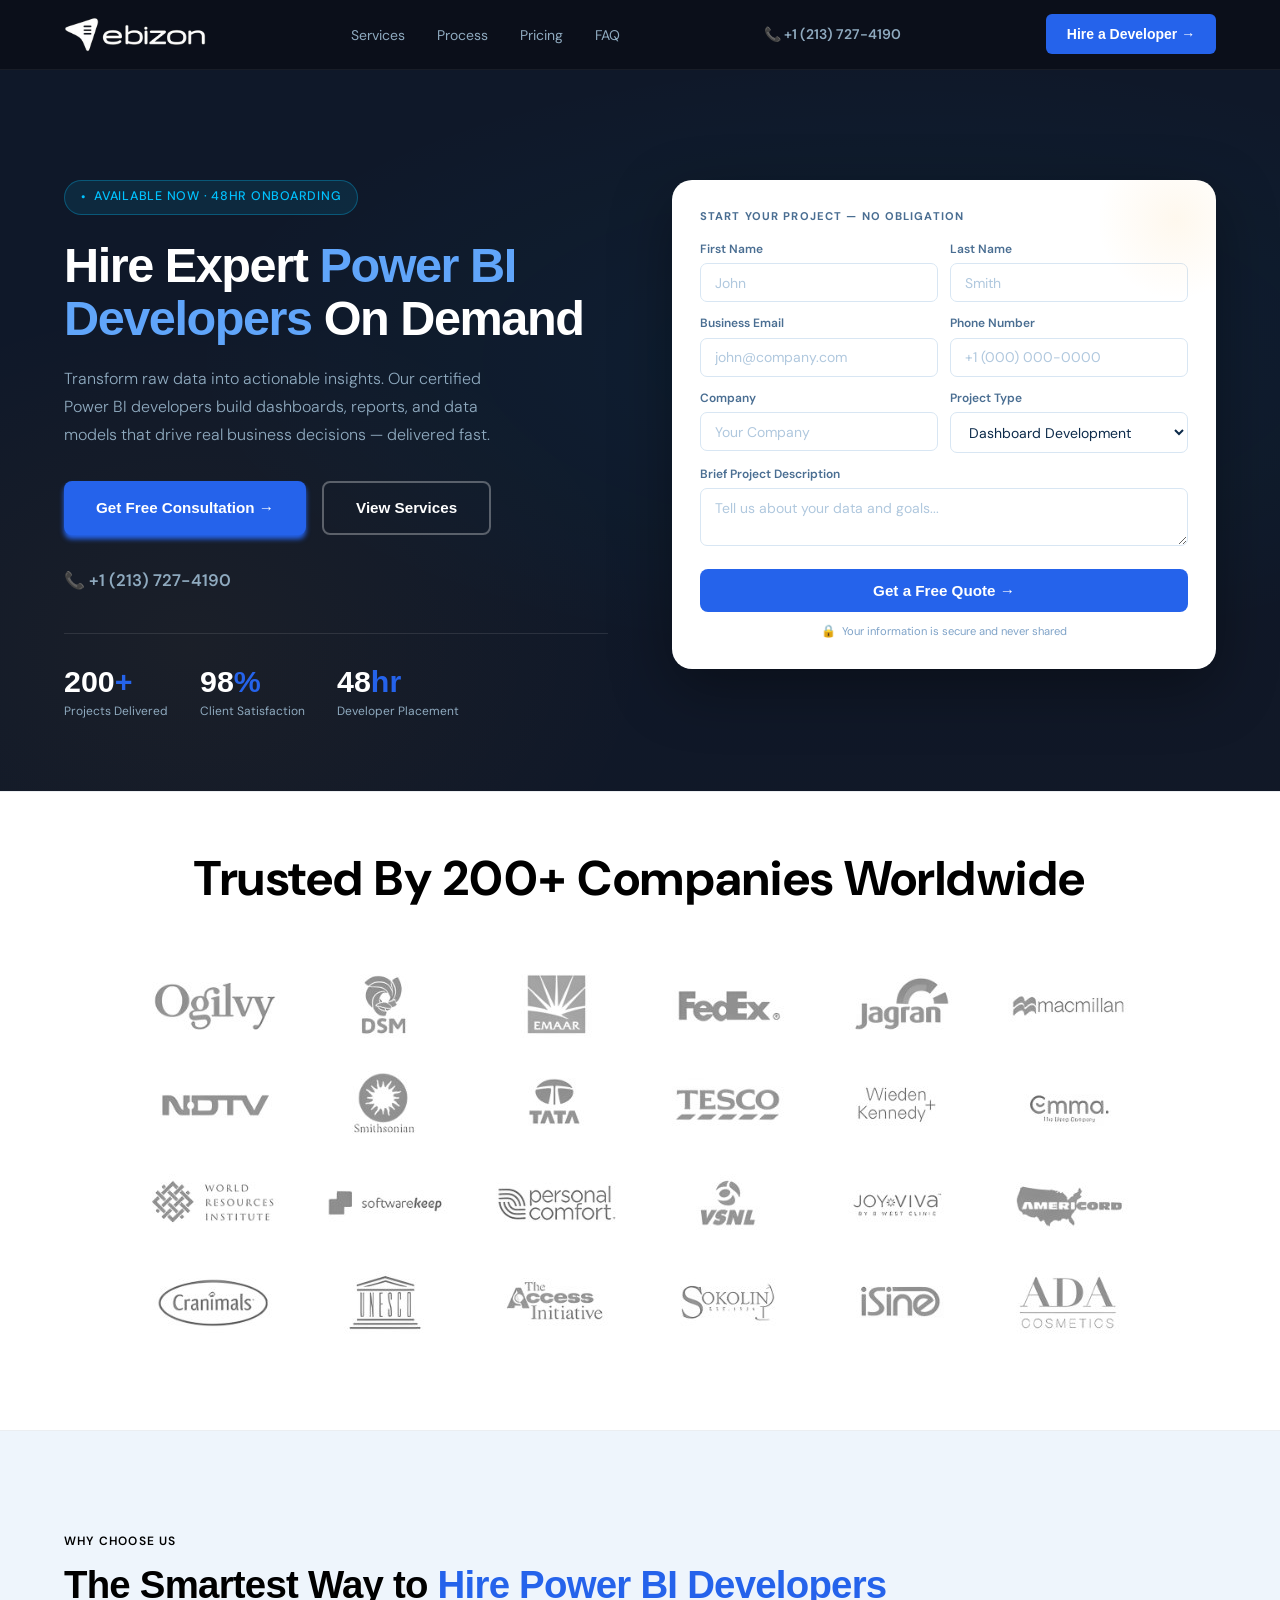
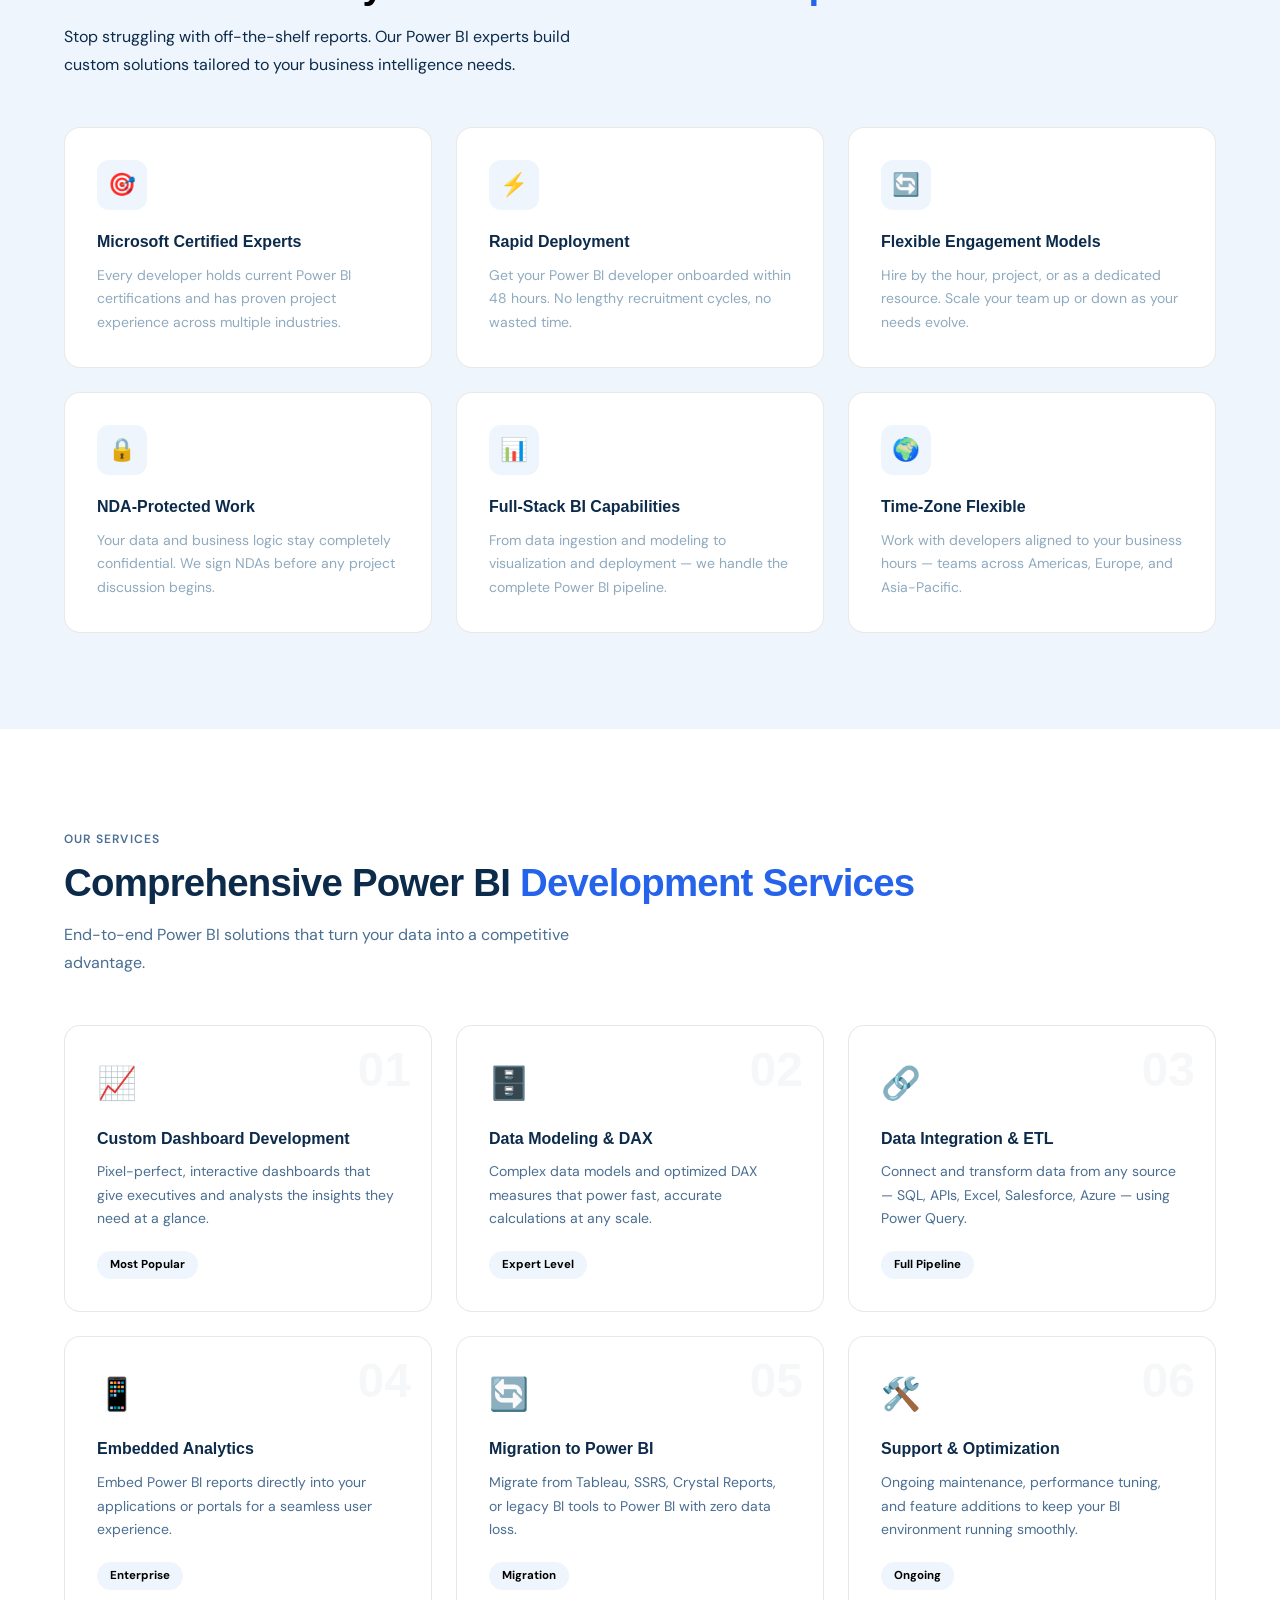
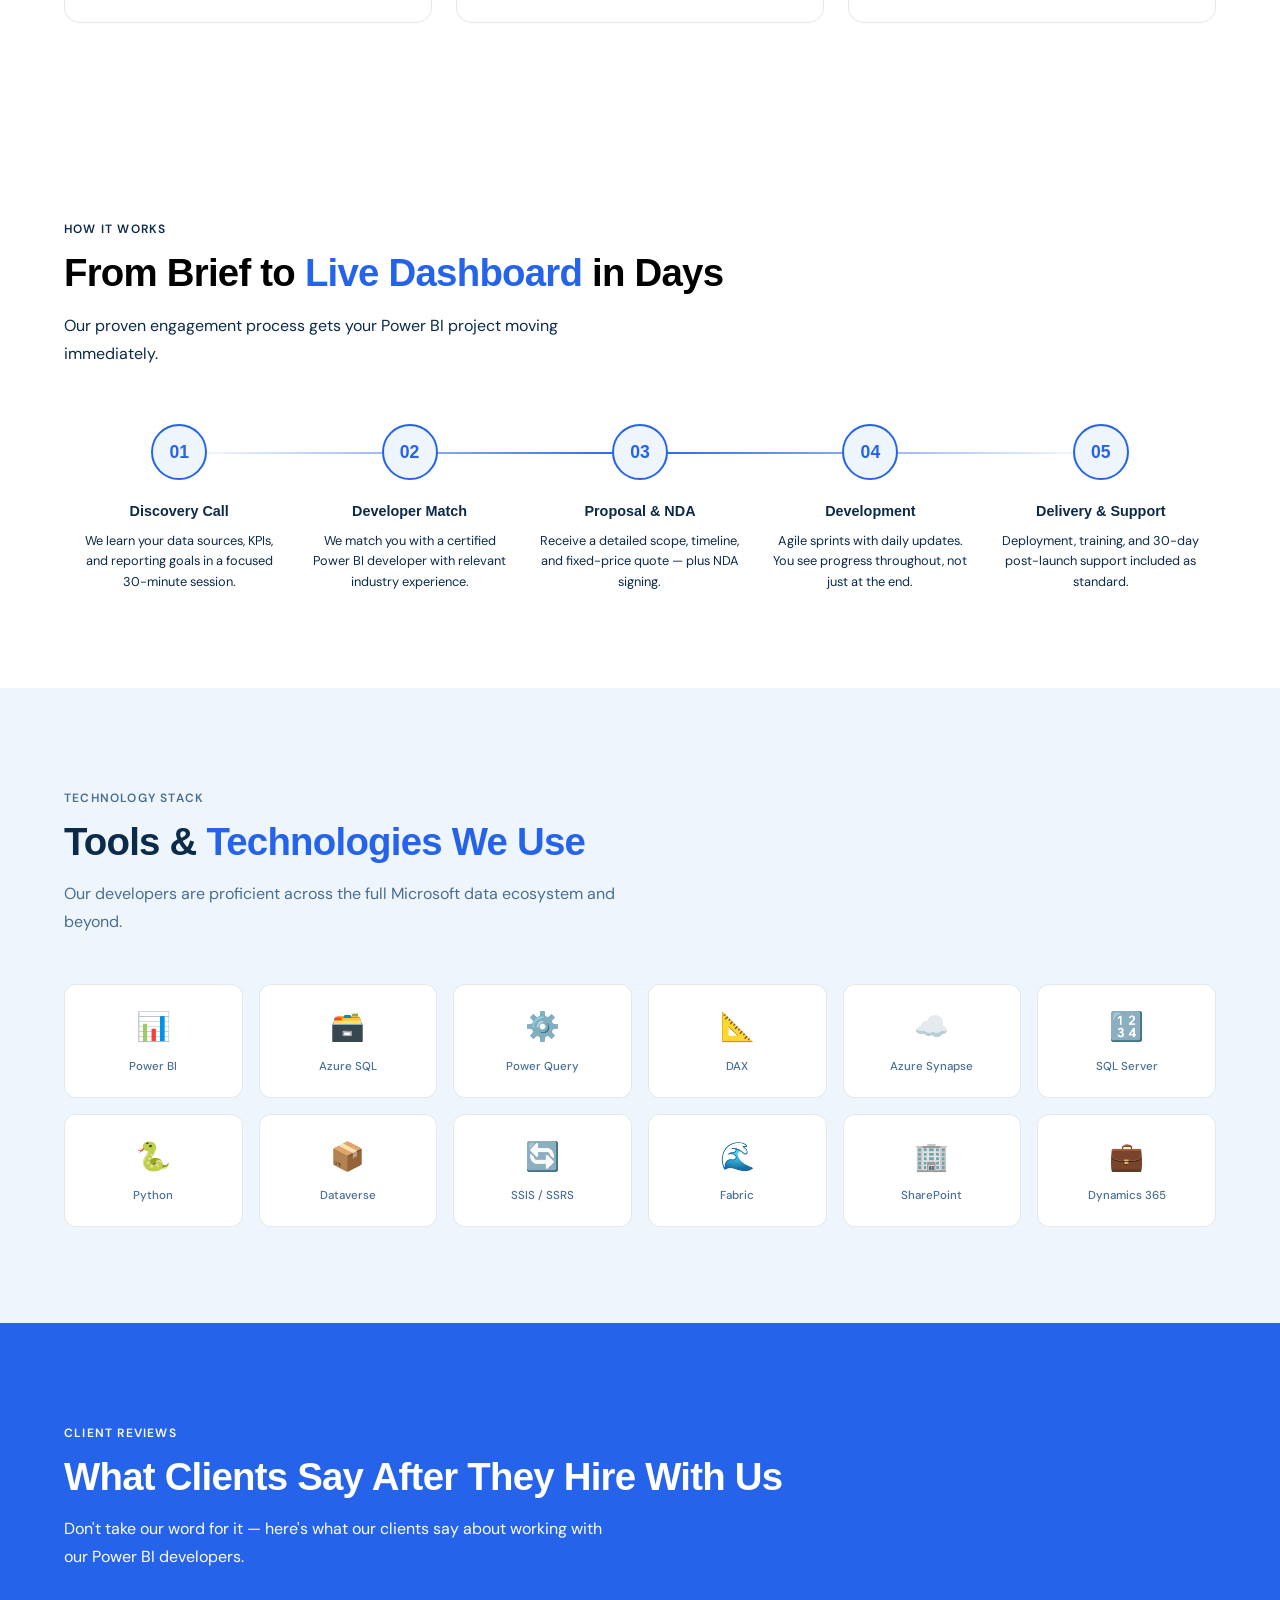
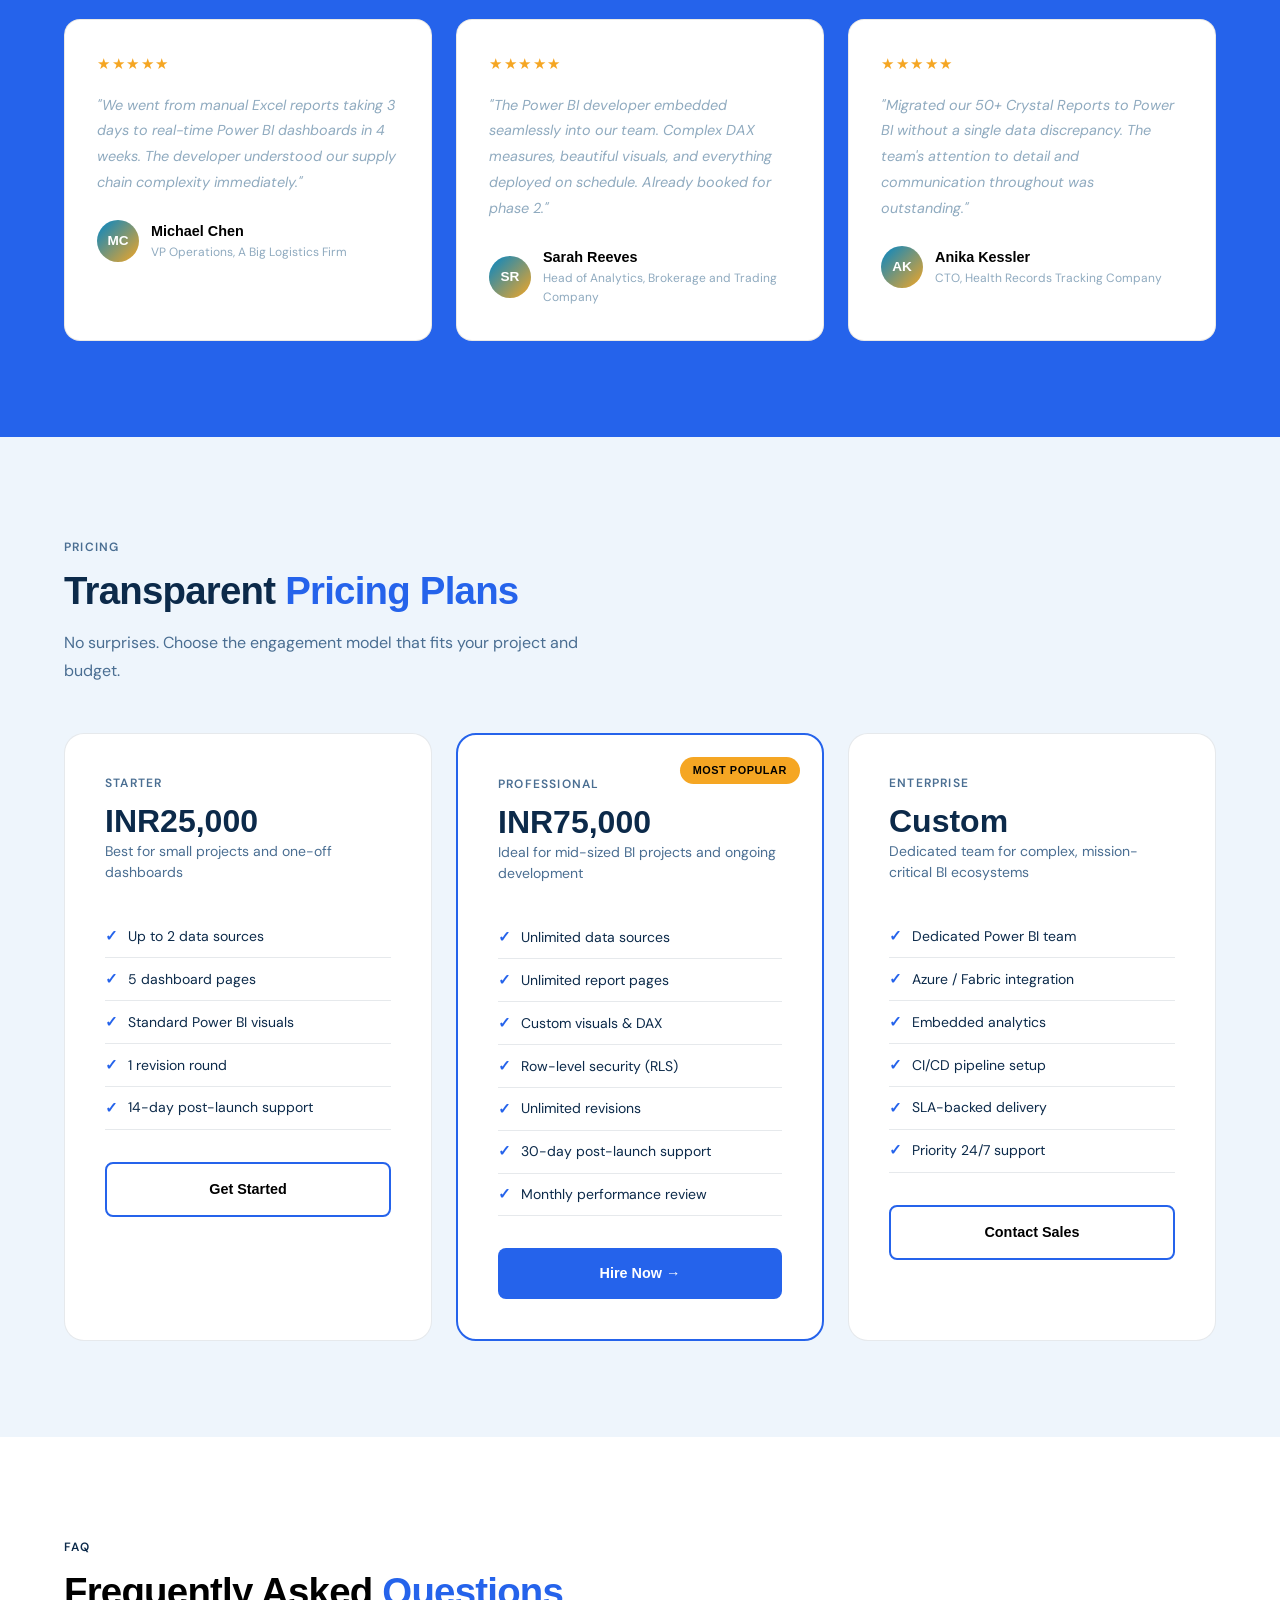
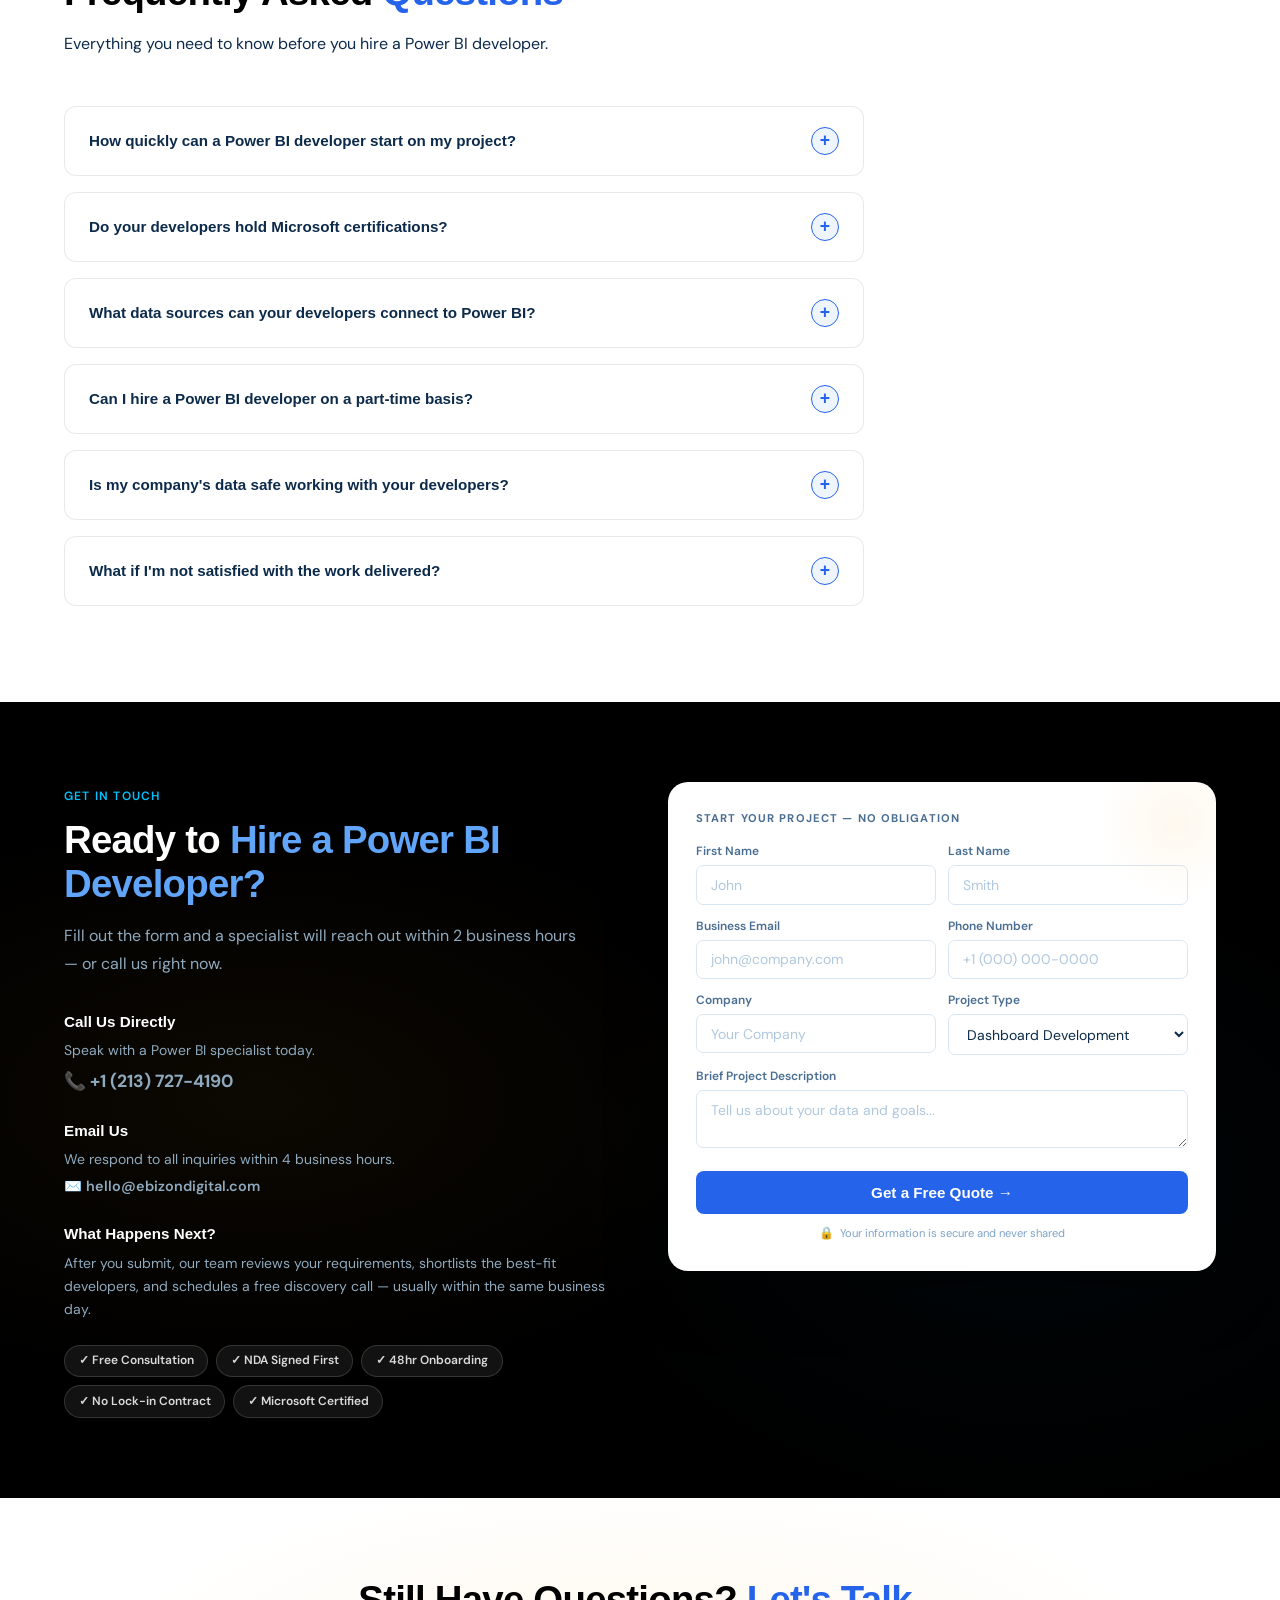
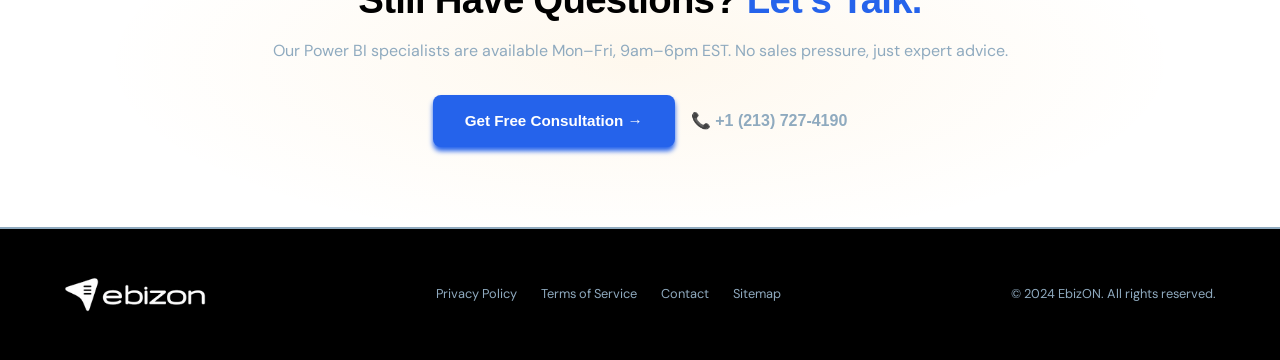
<file: powerbi-developer/index.html>
<!DOCTYPE html>
<html lang="en">

<head>
  <!-- Google Tag Manager -->
  <script>(function (w, d, s, l, i) { w[l] = w[l] || []; w[l].push({ 'gtm.start': new Date().getTime(), event: 'gtm.js' }); var f = d.getElementsByTagName(s)[0], j = d.createElement(s), dl = l != 'dataLayer' ? '&l=' + l : ''; j.async = true; j.src = 'https://www.googletagmanager.com/gtm.js?id=' + i + dl; f.parentNode.insertBefore(j, f); })(window, document, 'script', 'dataLayer', 'GTM-TFRWGHP');</script>
  <!-- End Google Tag Manager -->
  <meta charset="UTF-8">
  <meta name="viewport" content="width=device-width, initial-scale=1.0">
  <title>Hire Power BI Developer | Expert Power BI Consulting Services</title>
  <link
    href="https://fonts.googleapis.com/css2?family=Syne:wght@400;500;600;700;800&family=DM+Sans:ital,opsz,wght@0,9..40,300;0,9..40,400;0,9..40,500;1,9..40,300&display=swap"
    rel="stylesheet">
    <link rel="icon" href="../ai-developer/favicon.png" >
  <style>
    *,
    *::before,
    *::after {
      box-sizing: border-box;
      margin: 0;
      padding: 0;
    }

    :root {
      --yellow: #F5A623;
      --yellow-light: #FFF3DC;
      --yellow-dark: #C47F0A;
      --cream: #fffae8;
      --cream-dark: #f5edcc;
      --cream-text: #3D2E00;
      --cream-muted: #8A7040;
      --cream-border: rgba(61, 46, 0, 0.1);
      --iceblue: #eef5fc;
      --iceblue-text: #0C2A4A;
      --iceblue-muted: #4A6E92;
      --iceblue-border: rgba(12, 42, 74, 0.1);
      --hero-bg: #000000;
      --hero-card: #111111;
      --hero-muted: #8FAABF;
      --hero-border: rgba(255, 255, 255, 0.1);
      --accent: #00C2FF;
      --font-display: 'Plus Jakarta Sans', sans-serif;
      --font-body: 'DM Sans', sans-serif;
      --blue: #2563eb;
    }

    html {
      scroll-behavior: smooth;
    }

    body {
      font-family: var(--font-body);
      background: var(--hero-bg);
      color: #FFF;
      line-height: 1.6;
      overflow-x: hidden;
    }

    /* NAV */
    nav {
      top: 0;
      left: 0;
      right: 0;
      z-index: 1000;
      display: flex;
      align-items: center;
      justify-content: space-between;
      background: #0b0f1a;
      padding: 0.9rem 5%;
      backdrop-filter: blur(12px);
      border-bottom: 1px solid rgba(255, 255, 255, 0.06);
    }

    .logo {
      font-family: var(--font-display);
      font-weight: 800;
      font-size: 1.25rem;
      color: #FFF;
      text-decoration: none;
      letter-spacing: -0.02em;
      height: 35px;
      width: auto;
    }
    .logo img{
      width: 100%;
      height: 100%;
    }


    .nav-links {
      display: flex;
      gap: 2rem;
      list-style: none;
    }

    .nav-links a {
      color: var(--hero-muted);
      text-decoration: none;
      font-size: 0.875rem;
      transition: color 0.2s;
    }

    .nav-links a:hover {
      color: #FFF;
    }

    .nav-phone {
      color: var(--hero-muted);
      font-weight: 600;
      font-size: 0.875rem;
      text-decoration: none;
      display: flex;
      align-items: center;
      gap: 0.4rem;
      transition: color 0.2s;
    }

    .nav-phone:hover {
      color: #FFF;
    }

    .nav-cta {
      background: #2563eb;
      color: white;
      font-family: var(--font-display);
      font-weight: 700;
      font-size: 0.875rem;
      padding: 0.55rem 1.3rem;
      border-radius: 6px;
      text-decoration: none;
      transition: background 0.2s, transform 0.15s;
    }

    .nav-cta:hover {
      background: #1e53c4;
      transform: translateY(-1px);
    }

    /* SHARED */
    section {
      padding: 6rem 5%;
    }

    .section-inner {
      max-width: 1200px;
      margin: 0 auto;
    }

    .section-tag {
      display: inline-block;
      font-size: 0.75rem;
      font-weight: 600;
      letter-spacing: 0.1em;
      text-transform: uppercase;
      color: #2563eb;
      margin-bottom: 0.75rem;
    }

    h2 {
      font-family: var(--font-display);
      font-weight: 800;
      font-size: clamp(1.8rem, 3vw, 2.7rem);
      line-height: 1.15;
      letter-spacing: -0.02em;
      margin-bottom: 1rem;
    }

    h2 em {
      font-style: normal;
      color: var(--yellow-dark);
    }

    .btn-primary {
      display: inline-flex;
      align-items: center;
      gap: 0.5rem;
      background: #2563eb;
      color: white;
      font-family: var(--font-display);
      font-weight: 700;
      font-size: 0.95rem;
      padding: 0.85rem 2rem;
      border-radius: 8px;
      text-decoration: none;
      transition: transform 0.15s, box-shadow 0.2s;
      box-shadow: 0 4px 5px #2563eb;
      border: none;
      cursor: pointer;
    }

    .btn-primary:hover {
      transform: translateY(-2px);
      box-shadow: 0 8px 28px rgba(245, 166, 35, 0.45);
    }

    .btn-outline-dark {
      display: inline-flex;
      align-items: center;
      gap: 0.5rem;
      border: 2px solid #2563eb;
      color: var(--yellow-dark);
      font-family: var(--font-display);
      font-weight: 700;
      font-size: 0.95rem;
      padding: 0.8rem 2rem;
      border-radius: 8px;
      text-decoration: none;
      background: none;
      cursor: pointer;
      transition: background 0.2s, color 0.2s;
    }

    .btn-outline-dark:hover {
      background: #2563eb;
      color: var(--hero-bg);
    }

    .btn-outline-light {
      display: inline-flex;
      align-items: center;
      gap: 0.5rem;
      border: 2px solid rgba(255, 255, 255, 0.3);
      color: #FFF;
      font-family: var(--font-display);
      font-weight: 700;
      font-size: 0.95rem;
      padding: 0.8rem 2rem;
      border-radius: 8px;
      text-decoration: none;
      transition: border-color 0.2s, background 0.2s;
    }

    .btn-outline-light:hover {
      border-color: rgba(255, 255, 255, 0.6);
      background: rgba(255, 255, 255, 0.06);
    }

    /* FORM SHARED STYLES */
    .form-group {
      margin-bottom: 0.75rem;
    }

    .form-group label {
      display: block;
      font-size: 0.75rem;
      font-weight: 600;
      margin-bottom: 0.25rem;
      color: #4A6E92;
    }

    .form-row {
      display: grid;
      grid-template-columns: 1fr 1fr;
      gap: 0.75rem;
    }

    /* White form — used in BOTH hero card and bottom section */
    .form-white input,
    .form-white select,
    .form-white textarea {
      width: 100%;
      background: #FFF;
      border: 1.5px solid #D8E6F3;
      border-radius: 7px;
      padding: 0.6rem 0.85rem;
      color: #0C2A4A;
      font-family: var(--font-body);
      font-size: 0.875rem;
      outline: none;
      transition: border-color 0.2s, box-shadow 0.2s;
    }

    .form-white input::placeholder,
    .form-white textarea::placeholder {
      color: #b0c8de;
    }

    .form-white input:focus,
    .form-white select:focus,
    .form-white textarea:focus {
      border-color: #2563eb;
      box-shadow: 0 0 0 3px rgba(245, 166, 35, 0.13);
    }

    .form-white select option {
      background: #FFF;
      color: #0C2A4A;
    }

    .form-white .form-submit {
      width: 100%;
      background: #2563eb;
      color: white;
      font-family: var(--font-display);
      font-weight: 700;
      font-size: 0.95rem;
      padding: 0.8rem;
      border-radius: 8px;
      border: none;
      cursor: pointer;
      transition: background 0.2s, transform 0.15s;
      margin-top: 0.25rem;
    }

    .form-white .form-submit:hover {
      background: var(--blue);
      transform: translateY(-1px);
    }

    .form-trust {
      display: flex;
      align-items: center;
      justify-content: center;
      gap: 0.4rem;
      margin-top: 0.65rem;
      font-size: 0.7rem;
      color: #7FA3C8;
    }

    .form-trust::before {
      content: '🔒';
      font-size: 0.75rem;
    }

    /* HERO */
    .sec-hero {
      background: linear-gradient(160deg, #0f1829 0%, #0f1829 55%, #111827 100%);;
      color: #FFF;
      display: flex;
      align-items: center;
      padding: 110px 5% 70px;
      position: relative;
      overflow: hidden;
    }

    .sec-hero::before {
      content: '';
      position: absolute;
      inset: 0;
      background: radial-gradient(ellipse 80% 60% at 70% 40%, rgba(0, 194, 255, 0.05) 0%, transparent 70%), radial-gradient(ellipse 60% 80% at 15% 80%, rgba(245, 166, 35, 0.05) 0%, transparent 60%);
      pointer-events: none;
    }

    .hero-grid {
      display: grid;
      grid-template-columns: 1fr 1fr;
      gap: 4rem;
      align-items: start;
      max-width: 1200px;
      margin: 0 auto;
      width: 100%;
      position: relative;
      z-index: 1;
    }

    .hero-badge {
      display: inline-flex;
      align-items: center;
      gap: 0.5rem;
      background: rgba(0, 194, 255, 0.1);
      border: 1px solid rgba(0, 194, 255, 0.3);
      color: var(--accent);
      font-size: 0.78rem;
      font-weight: 500;
      padding: 0.4rem 1rem;
      border-radius: 100px;
      margin-bottom: 1.5rem;
      letter-spacing: 0.06em;
      text-transform: uppercase;
    }

    .hero-badge::before {
      content: '●';
      font-size: 0.45rem;
      animation: blink 2s infinite;
    }

    @keyframes blink {

      0%,
      100% {
        opacity: 1
      }

      50% {
        opacity: 0.25
      }
    }

    h1 {
      font-family: var(--font-display);
      font-weight: 800;
      font-size: clamp(2rem, 3.8vw, 3.2rem);
      line-height: 1.1;
      letter-spacing: -0.03em;
      margin-bottom: 1.2rem;
    }

    h1 em {
      font-style: normal;
      color: #60a5fa;
    }

    .hero-sub {
      font-size: 1rem;
      color: var(--hero-muted);
      font-weight: 300;
      line-height: 1.75;
      margin-bottom: 2rem;
      max-width: 460px;
    }

    .hero-actions {
      display: flex;
      gap: 1rem;
      flex-wrap: wrap;
      margin-bottom: 2rem;
    }

    .hero-phone {
      display: inline-flex;
      align-items: center;
      gap: 0.6rem;
      color: var(--hero-muted);
      font-weight: 600;
      font-size: 1.05rem;
      text-decoration: none;
      margin-bottom: 2.5rem;
      transition: color 0.2s;
    }

    .hero-phone:hover {
      color: #FFF;
    }

    .hero-stats {
      display: flex;
      gap: 2rem;
      padding-top: 2rem;
      border-top: 1px solid var(--hero-border);
    }

    .stat-num {
      font-family: var(--font-display);
      font-size: 1.9rem;
      font-weight: 800;
      line-height: 1;
      color: #FFF;
    }

    .stat-num span {
      color: #2563eb;
    }

    .stat-label {
      font-size: 0.75rem;
      color: var(--hero-muted);
      margin-top: 0.3rem;
    }

    /* Hero form card — white on dark */
    .hero-card {
      background: #FFF;
      border-radius: 20px;
      padding: 1.75rem;
      position: relative;
      overflow: hidden;
      box-shadow: 0 20px 60px rgba(0, 0, 0, 0.35);
    }

    .hero-card::before {
      content: '';
      position: absolute;
      top: -40px;
      right: -40px;
      width: 160px;
      height: 160px;
      background: radial-gradient(circle, rgba(245, 166, 35, 0.08) 0%, transparent 70%);
      border-radius: 50%;
      pointer-events: none;
    }

    .card-label {
      font-size: 0.7rem;
      font-weight: 700;
      letter-spacing: 0.1em;
      text-transform: uppercase;
      color: var(--iceblue-muted);
      margin-bottom: 0.9rem;
    }

    .card-phone-note {
      display: flex;
      align-items: center;
      gap: 0.5rem;
      background: var(--iceblue);
      border: 1px solid var(--iceblue);
      border-radius: 7px;
      padding: 0.5rem 0.85rem;
      margin-bottom: 0.9rem;
      font-size: 0.8rem;
      color: var(--iceblue-text);
    }

    .card-phone-note a {
      color: var(--iceblue-text);
      font-weight: 700;
      text-decoration: none;
    }

    .card-phone-note a:hover {
      color: var(--cream-text);
    }

    /* CLIENTS — white/neutral to separate from hero */
    .sec-clients {
      background: #FFFFFF;
      padding: 3rem 5%;
      border-top: 1px solid rgba(12, 42, 74, 0.08);
      border-bottom: 1px solid rgba(12, 42, 74, 0.08);
    }

    .clients-inner {
      max-width: 1200px;
      margin: 0 auto;
      text-align: center;
    }

    .clients-label {
      font-size: clamp(2rem, 3.8vw, 3.2rem);
      letter-spacing: 0.01em;
      color: black;
      margin-bottom: 0rem;
      font-weight: 700;
    }

    .clients-logo-img {
      max-width: 100%;
      height: auto;
      display: block;
      margin: 0 auto;
      opacity: 0.75;
      filter: grayscale(100%);
      transition: opacity 0.3s;
    }

    .clients-logo-img:hover {
      opacity: 1;
    }

    /* WHY US — cream */
    .sec-why {
      background: var(--iceblue);
      color: var(--cream-text);
    }

    .sec-why .section-sub {
      font-size: 1rem;
      color: var(--iceblue-text);
      max-width: 560px;
      line-height: 1.75;
      margin-bottom: 3rem;
    }

    .sec-why .section-tag {
      color: black;
    }

    .sec-why h2 {
      color: black;
    }

    .sec-why h2 em {
      color: var(--blue);
    }

    .why-grid {
      display: grid;
      grid-template-columns: repeat(3, 1fr);
      gap: 1.5rem;
    }

    .why-card {
      background: #FFF;
      border: 1px solid var(--cream-border);
      border-radius: 16px;
      padding: 2rem;
      transition: box-shadow 0.25s, transform 0.2s;
    }

    .why-card:hover {
      box-shadow: 0 8px 32px rgba(61, 46, 0, 0.09);
      transform: translateY(-4px);
    }

    .why-icon {
      width: 50px;
      height: 50px;
      background: var(--iceblue);
      border-radius: 12px;
      display: flex;
      align-items: center;
      justify-content: center;
      font-size: 1.4rem;
      margin-bottom: 1.2rem;
    }

    .why-card h3 {
      font-family: var(--font-display);
      font-weight: 700;
      font-size: 1rem;
      color: var(--iceblue-text);
      margin-bottom: 0.55rem;
    }

    .why-card p {
      font-size: 0.875rem;
      color: var(--hero-muted);
      line-height: 1.7;
    }

    /* SERVICES — iceblue */
    .sec-services {
      background: white;
      color: var(--iceblue-text);
    }

    .sec-services .section-tag {
      color: var(--iceblue-muted);
    }

    .sec-services h2 {
      color: var(--iceblue-text);
    }

    .sec-services h2 em {
      color: #2563eb;
    }

    .sec-services .section-sub {
      font-size: 1rem;
      color: var(--iceblue-muted);
      max-width: 560px;
      line-height: 1.75;
      margin-bottom: 3rem;
    }

    .services-grid {
      display: grid;
      grid-template-columns: repeat(3, 1fr);
      gap: 1.5rem;
    }

    .service-card {
      background: #FFF;
      border: 1px solid var(--iceblue-border);
      border-radius: 16px;
      padding: 2rem;
      position: relative;
      overflow: hidden;
      transition: box-shadow 0.25s, transform 0.2s;
    }

    .service-card:hover {
      box-shadow: 0 8px 32px rgba(12, 42, 74, 0.10);
      transform: translateY(-4px);
    }

    .service-num {
      position: absolute;
      top: 1.25rem;
      right: 1.25rem;
      font-family: var(--font-display);
      font-weight: 800;
      font-size: 3rem;
      color: rgba(12, 42, 74, 0.04);
      line-height: 1;
    }

    .service-icon {
      font-size: 2rem;
      margin-bottom: 1rem;
    }

    .service-card h3 {
      font-family: var(--font-display);
      font-weight: 700;
      font-size: 1rem;
      color: var(--iceblue-text);
      margin-bottom: 0.55rem;
    }

    .service-card p {
      font-size: 0.875rem;
      color: var(--iceblue-muted);
      line-height: 1.7;
    }

    .service-tag {
      display: inline-block;
      margin-top: 1.25rem;
      background: var(--iceblue);
      color: black;
      font-size: 0.72rem;
      font-weight: 700;
      padding: 0.3rem 0.8rem;
      border-radius: 100px;
    }

    /* PROCESS — cream */
    .sec-process {
      background: white;
      color: var(--iceblue-text);
    }

    .sec-process .section-tag {
      color: var(--iceblue-text);
    }

    .sec-process h2 {
      color: black;
    }

    .sec-process h2 em {
      color: var(--blue);
    }

    .sec-process .section-sub {
      font-size: 1rem;
      color: var(--iceblue-text);
      max-width: 560px;
      line-height: 1.75;
      margin-bottom: 3.5rem;
    }

    .process-steps {
      display: grid;
      grid-template-columns: repeat(5, 1fr);
      gap: 0;
      position: relative;
    }

    .process-steps::before {
      content: '';
      position: absolute;
      top: 28px;
      left: 10%;
      right: 10%;
      height: 2px;
      background: linear-gradient(90deg, transparent, #2563eb, transparent);
    }

    .process-step {
      text-align: center;
      padding: 0 0.75rem;
      position: relative;
      z-index: 1;
    }

    .step-num {
      width: 56px;
      height: 56px;
      background: var(--iceblue);
      border: 2px solid #2563eb;
      border-radius: 50%;
      display: flex;
      align-items: center;
      justify-content: center;
      font-family: var(--font-display);
      font-weight: 800;
      font-size: 1.1rem;
      color: #2563eb;
      margin: 0 auto 1.25rem;
    }

    .process-step h3 {
      font-family: var(--font-display);
      font-weight: 700;
      font-size: 0.9rem;
      color: var(--iceblue-text);
      margin-bottom: 0.5rem;
    }

    .process-step p {
      font-size: 0.8rem;
      color: var(--iceblue-text);
      line-height: 1.6;
    }

    /* STACK — iceblue */
    .sec-stack {
      background: var(--iceblue);
      color: var(--iceblue-text);
    }

    .sec-stack .section-tag {
      color: var(--iceblue-muted);
    }

    .sec-stack h2 {
      color: var(--iceblue-text);
    }

    .sec-stack h2 em {
      color: var(--blue);
    }

    .sec-stack .section-sub {
      font-size: 1rem;
      color: var(--iceblue-muted);
      max-width: 560px;
      line-height: 1.75;
      margin-bottom: 3rem;
    }

    .stack-grid {
      display: grid;
      grid-template-columns: repeat(6, 1fr);
      gap: 1rem;
    }

    .stack-item {
      background: #FFF;
      border: 1px solid var(--iceblue-border);
      border-radius: 12px;
      padding: 1.25rem 0.75rem;
      text-align: center;
      transition: border-color 0.2s, box-shadow 0.2s;
    }

    .stack-item:hover {
      border-color: var(--yellow);
      box-shadow: 0 4px 16px rgba(245, 166, 35, 0.15);
    }

    .stack-item .stack-icon {
      font-size: 1.75rem;
      margin-bottom: 0.5rem;
      display: block;
    }

    .stack-item span {
      display: block;
      font-size: 0.72rem;
      color: var(--iceblue-muted);
      font-weight: 500;
    }

    /* TESTIMONIALS — cream */
    .sec-testimonials {
      background: var(--blue);
      color: var(--cream-text);
    }

    .sec-testimonials .section-tag {
      color: white;
    }

    .sec-testimonials h2 {
      color: white;
    }

    .sec-testimonials h2 em {
      color: white;
    }

    .sec-testimonials .section-sub {
      font-size: 1rem;
      color: white;
      max-width: 560px;
      line-height: 1.75;
      margin-bottom: 3rem;
    }

    .testimonials-grid {
      display: grid;
      grid-template-columns: repeat(3, 1fr);
      gap: 1.5rem;
    }

    .testimonial-card {
      background: #FFF;
      border: 1px solid var(--cream-border);
      border-radius: 16px;
      padding: 2rem;
      transition: box-shadow 0.2s;
    }

    .testimonial-card:hover {
      box-shadow: 0 8px 28px rgba(61, 46, 0, 0.09);
    }

    .stars {
      color: var(--yellow);
      font-size: 0.95rem;
      margin-bottom: 1rem;
      letter-spacing: 0.1em;
    }

    .testimonial-text {
      font-size: 0.9rem;
      color: var(--hero-muted);
      line-height: 1.8;
      margin-bottom: 1.5rem;
      font-style: italic;
    }

    .testimonial-author {
      display: flex;
      align-items: center;
      gap: 0.75rem;
    }

    .author-avatar {
      width: 42px;
      height: 42px;
      border-radius: 50%;
      background: linear-gradient(135deg, #0085C8, var(--yellow));
      display: flex;
      align-items: center;
      justify-content: center;
      font-family: var(--font-display);
      font-weight: 700;
      font-size: 0.85rem;
      color: #FFF;
      flex-shrink: 0;
    }

    .author-name {
      font-family: var(--font-display);
      font-weight: 700;
      font-size: 0.9rem;
      color: black;
    }

    .author-role {
      font-size: 0.75rem;
      color: var(--hero-muted);
    }

    /* PRICING — iceblue */
    .sec-pricing {
      background: var(--iceblue);
      color: var(--iceblue-text);
    }

    .sec-pricing .section-tag {
      color: var(--iceblue-muted);
    }

    .sec-pricing h2 {
      color: var(--iceblue-text);
    }

    .sec-pricing h2 em {
      color: var(--blue);
    }

    .sec-pricing .section-sub {
      font-size: 1rem;
      color: var(--iceblue-muted);
      max-width: 560px;
      line-height: 1.75;
      margin-bottom: 3rem;
    }

    .pricing-grid {
      display: grid;
      grid-template-columns: repeat(3, 1fr);
      gap: 1.5rem;
    }

    .pricing-card {
      background: #FFF;
      border: 1px solid var(--iceblue-border);
      border-radius: 20px;
      padding: 2.5rem;
      position: relative;
      overflow: hidden;
      transition: box-shadow 0.2s, transform 0.2s;
    }

    .pricing-card:hover {
      transform: translateY(-4px);
      box-shadow: 0 12px 36px rgba(12, 42, 74, 0.10);
    }

    .pricing-card.featured {
      border: 2px solid var(--blue);
    }

    .pricing-badge {
      position: absolute;
      top: 1.4rem;
      right: 1.4rem;
      background: var(--yellow);
      color: var(--hero-bg);
      font-family: var(--font-display);
      font-weight: 700;
      font-size: 0.68rem;
      padding: 0.3rem 0.8rem;
      border-radius: 100px;
      letter-spacing: 0.05em;
      text-transform: uppercase;
    }

    .pricing-tier {
      font-size: 0.75rem;
      letter-spacing: 0.1em;
      text-transform: uppercase;
      color: var(--iceblue-muted);
      margin-bottom: 0.75rem;
      font-weight: 600;
    }

    .pricing-price {
      font-family: var(--font-display);
      font-size: 2rem;
      font-weight: 800;
      margin-bottom: 0.25rem;
      line-height: 1;
      color: var(--iceblue-text);
    }

    .pricing-price span {
      font-size: 1rem;
      font-weight: 400;
      color: var(--iceblue-muted);
    }

    .pricing-desc {
      font-size: 0.875rem;
      color: var(--iceblue-muted);
      margin-bottom: 2rem;
      line-height: 1.5;
    }

    .pricing-features {
      list-style: none;
      margin-bottom: 2rem;
    }

    .pricing-features li {
      font-size: 0.875rem;
      padding: 0.55rem 0;
      border-bottom: 1px solid var(--iceblue-border);
      color: var(--iceblue-text);
      display: flex;
      align-items: center;
      gap: 0.6rem;
    }

    .pricing-features li::before {
      content: '✓';
      color: var(--blue);
      font-weight: 800;
      flex-shrink: 0;
      font-size: 0.95rem;
    }

    .pricing-cta {
      display: block;
      text-align: center;
      padding: 0.875rem;
      border-radius: 8px;
      font-family: var(--font-display);
      font-weight: 700;
      font-size: 0.9rem;
      text-decoration: none;
      transition: all 0.2s;
    }

    .pricing-cta.outline {
      border: 2px solid var(--blue);
      color: black;
    }

    .pricing-cta.outline:hover {
      background: var(--blue);
      color: white;
    }

    .pricing-cta.solid {
      background: var(--blue);
      color: white;
    }

    .pricing-cta.solid:hover {
      background: transparent;
      color: black;
      border: 1px solid var(--blues);
    }

    /* FAQ — cream */
    .sec-faq {
      background: white;
    }

    .sec-faq .section-tag {
      color: var(--iceblue-text);
    }

    .sec-faq h2 {
      color: black;
    }

    .sec-faq h2 em {
      color: var(--blue);
    }

    .sec-faq .section-sub {
      font-size: 1rem;
      color: var(--iceblue-text);
      max-width: 560px;
      line-height: 1.75;
      margin-bottom: 3rem;
    }

    .faq-list {
      display: flex;
      flex-direction: column;
      gap: 1rem;
      max-width: 800px;
    }

    .faq-item {
      background: #FFF;
      border: 1px solid var(--cream-border);
      border-radius: 12px;
      overflow: hidden;
    }

    .faq-q {
      padding: 1.25rem 1.5rem;
      cursor: pointer;
      display: flex;
      align-items: center;
      justify-content: space-between;
      font-family: var(--font-display);
      font-weight: 600;
      font-size: 0.95rem;
      color: var(--iceblue-text);
      user-select: none;
      gap: 1rem;
    }

    .faq-toggle {
      width: 28px;
      height: 28px;
      border-radius: 50%;
      background: var(--iceblue);
      border: 1px solid var(--blue);
      display: flex;
      align-items: center;
      justify-content: center;
      font-size: 1.1rem;
      color: var(--blue);
      flex-shrink: 0;
      transition: transform 0.2s, background 0.2s;
      font-weight: 700;
      line-height: 1;
    }

    .faq-item.open .faq-toggle {
      transform: rotate(45deg);
      background: var(--yellow);
      color: var(--hero-bg);
    }

    .faq-a {
      display: none;
      padding: 1rem 1.5rem 1.25rem;
      font-size: 0.875rem;
      color: var(--cream-muted);
      line-height: 1.75;
      border-top: 1px solid var(--cream-border);
    }

    .faq-item.open .faq-a {
      display: block;
    }

    /* BOTTOM CONTACT SECTION — same dark style as hero */
    .sec-contact {
      background: var(--hero-bg);
      padding: 5rem 5%;
      position: relative;
      overflow: hidden;
    }

    .sec-contact::before {
      content: '';
      position: absolute;
      inset: 0;
      background: radial-gradient(ellipse 70% 60% at 20% 50%, rgba(245, 166, 35, 0.05) 0%, transparent 60%), radial-gradient(ellipse 60% 70% at 80% 60%, rgba(0, 194, 255, 0.04) 0%, transparent 60%);
      pointer-events: none;
    }

    .sec-contact .section-inner {
      position: relative;
      z-index: 1;
    }

    .sec-contact .section-tag {
      color: var(--accent);
    }

    .sec-contact h2 {
      color: #FFF;
    }

    .sec-contact h2 em {
      color: #60a5fa;
    }

    .sec-contact .section-sub {
      font-size: 1rem;
      color: var(--hero-muted);
      max-width: 520px;
      line-height: 1.75;
      margin-bottom: 2rem;
    }

    .contact-grid {
      display: grid;
      grid-template-columns: 1fr 1fr;
      gap: 3.5rem;
      align-items: start;
    }

    .contact-info h3 {
      font-family: var(--font-display);
      font-weight: 700;
      font-size: 0.95rem;
      color: #FFF;
      margin-bottom: 0.3rem;
      margin-top: 1.5rem;
    }

    .contact-info h3:first-of-type {
      margin-top: 0;
    }

    .contact-info p {
      font-size: 0.875rem;
      color: var(--hero-muted);
      line-height: 1.65;
    }

    .contact-phone {
      display: inline-flex;
      align-items: center;
      gap: 0.5rem;
      color: var(--hero-muted);
      font-weight: 700;
      font-size: 1.1rem;
      text-decoration: none;
      margin-top: 0.25rem;
      transition: color 0.2s;
    }

    .contact-phone:hover {
      color: #FFF;
    }

    .contact-email {
      display: inline-flex;
      align-items: center;
      gap: 0.5rem;
      color: var(--hero-muted);
      font-weight: 600;
      font-size: 0.9rem;
      text-decoration: none;
      margin-top: 0.25rem;
      transition: color 0.2s;
    }

    .contact-email:hover {
      color: #FFF;
    }

    .contact-badges {
      display: flex;
      flex-wrap: wrap;
      gap: 0.5rem;
      margin-top: 1.5rem;
    }

    .contact-badge {
      background: rgba(255, 255, 255, 0.07);
      border: 1px solid rgba(255, 255, 255, 0.15);
      color: rgba(255, 255, 255, 0.85);
      font-size: 0.75rem;
      font-weight: 600;
      padding: 0.35rem 0.85rem;
      border-radius: 100px;
    }

    /* CTA BANNER */
    .cta-banner {
      background: white;
      border-bottom: 2px solid var(--hero-muted);
      padding: 5rem 5%;
      text-align: center;
      position: relative;
      overflow: hidden;
    }

    .cta-banner::before {
      content: '';
      position: absolute;
      inset: 0;
      background: radial-gradient(ellipse 60% 80% at 50% 50%, rgba(245, 166, 35, 0.08) 0%, transparent 70%);
      pointer-events: none;
    }

    .cta-banner h2 {
      font-size: clamp(1.8rem, 3vw, 2.7rem);
      color: black;
      margin-bottom: 1rem;
      position: relative;
      z-index: 1;
    }

    .cta-banner h2 em {
      color: var(--blue);
      font-style: normal;
    }

    .cta-banner p {
      color: var(--hero-muted);
      margin-bottom: 2rem;
      font-size: 1rem;
      position: relative;
      z-index: 1;
    }

    .cta-actions {
      display: flex;
      align-items: center;
      justify-content: center;
      gap: 1rem;
      flex-wrap: wrap;
      position: relative;
      z-index: 1;
    }

    .cta-phone {
      display: inline-flex;
      align-items: center;
      gap: 0.5rem;
      color: var(--hero-muted);
      font-family: var(--font-display);
      font-weight: 700;
      font-size: 1rem;
      text-decoration: none;
      transition: color 0.2s;
    }

    .cta-phone:hover {
      color: var(--cream-text);
    }

    /* FOOTER */
    footer {
      background: var(--hero-bg);
      color: #FFF;
      padding: 3rem 5%;
    }

    .footer-inner {
      max-width: 1200px;
      margin: 0 auto;
      display: flex;
      justify-content: space-between;
      align-items: center;
      flex-wrap: wrap;
      gap: 1.5rem;
    }

    .footer-logo {
      font-family: var(--font-display);
      font-weight: 800;
      font-size: 1.1rem;
      height: 34px;
      width: auto;
    }

    .footer-logo span {
      color: var(--yellow);
    }

    .footer-copy {
      font-size: 0.8rem;
      color: var(--hero-muted);
    }

    .footer-links {
      display: flex;
      gap: 1.5rem;
    }

    .footer-links a {
      font-size: 0.8rem;
      color: var(--hero-muted);
      text-decoration: none;
      transition: color 0.2s;
    }

    .footer-links a:hover {
      color: #FFF;
    }

    /* FLOATING CTA */
    .float-cta {
      position: fixed;
      bottom: 2rem;
      right: 2rem;
      z-index: 50;
      background: var(--yellow);
      color: var(--hero-bg);
      font-family: var(--font-display);
      font-weight: 700;
      font-size: 0.875rem;
      padding: 0.85rem 1.4rem;
      border-radius: 100px;
      box-shadow: 0 6px 24px rgba(245, 166, 35, 0.45);
      text-decoration: none;
      display: flex;
      align-items: center;
      gap: 0.5rem;
      animation: floaty 3s ease-in-out infinite;
    }

    @keyframes floaty {

      0%,
      100% {
        transform: translateY(0)
      }

      50% {
        transform: translateY(-6px)
      }
    }

    /* RESPONSIVE */
    @media (min-width: 1600px) {
      nav {
        padding: 0.9rem 15%;
      }
    }

    @media(max-width: 900px) {
      .logo{
        width: 50%;
      }
      .logo img{
        width: 100%;
      }
      .sec-hero{
        padding-top: 50px;
      }
      .hero-grid,
      .contact-grid {
        grid-template-columns: 1fr;
        gap: 2rem;
      }
      .clients-label{
        font-size: 25px;
      }
      .why-grid,
      .services-grid,
      .testimonials-grid,
      .pricing-grid {
        grid-template-columns: 1fr;
      }

      .process-steps {
        grid-template-columns: 1fr;
      }

      .process-steps::before {
        display: none;
      }

      .stack-grid {
        grid-template-columns: repeat(3, 1fr);
      }

      nav .nav-links {
        display: none;
      }

      .nav-phone {
        display: none;
      }
    }
  </style>
</head>

<body>
  <!-- Google Tag Manager (noscript) -->
  <noscript><iframe src="https://www.googletagmanager.com/ns.html?id=GTM-TFRWGHP" height="0" width="0"
      style="display:none;visibility:hidden"></iframe></noscript>
  <!-- End Google Tag Manager (noscript) -->

  <!-- NAV -->
  <nav>
    <a class="logo" href="#">
      <img src="../assets/ebizon_logo_transparent.png" alt="">
    </a>
    <ul class="nav-links">
      <li><a href="#services">Services</a></li>
      <li><a href="#process">Process</a></li>
      <li><a href="#pricing">Pricing</a></li>
      <li><a href="#faq">FAQ</a></li>
    </ul>
    <a class="nav-phone" href="tel:+12137274190">📞 +1 (213) 727-4190</a>
    <a class="nav-cta" href="#get-quote">Hire a Developer →</a>
  </nav>

  <!-- HERO -->
  <section class="sec-hero" id="contact">
    <div class="hero-grid">
      <!-- Left: Copy -->
      <div>
        <div class="hero-badge">Available Now · 48hr Onboarding</div>
        <h1>Hire Expert <em>Power BI Developers</em> On Demand</h1>
        <p class="hero-sub">Transform raw data into actionable insights. Our certified Power BI developers build
          dashboards, reports, and data models that drive real business decisions — delivered fast.</p>
        <div class="hero-actions">
          <a class="btn-primary" href="#get-quote">Get Free Consultation →</a>
          <a class="btn-outline-light" href="#services">View Services</a>
        </div>
        <a class="hero-phone" href="tel:+12137274190">📞 +1 (213) 727-4190</a>
        <div class="hero-stats">
          <div>
            <div class="stat-num">200<span>+</span></div>
            <div class="stat-label">Projects Delivered</div>
          </div>
          <div>
            <div class="stat-num">98<span>%</span></div>
            <div class="stat-label">Client Satisfaction</div>
          </div>
          <div>
            <div class="stat-num">48<span>hr</span></div>
            <div class="stat-label">Developer Placement</div>
          </div>
        </div>
      </div>
      <!-- Right: Form -->
      <div>
         <form class="hero-card" action="https://www.getdrip.com/forms/289502292/submissions" method="post" data-drip-embedded-form="289502292" id="drip-ef-289502292">
            <div class="card-label">Start Your Project — No Obligation</div>
            <div class="form-white">
              <div class="form-row"> 
                <div class="form-group"><label>First Name</label><input type="text" placeholder="John" id="drip-first-name" name="fields[first_name]" value=""></div>
                <div class="form-group"><label>Last Name</label><input type="text" placeholder="Smith" id="drip-last-name" name="fields[last_name]" value=""></div>
              </div>
              <div class="form-row">
                <div class="form-group"><label>Business Email</label><input type="email" placeholder="john@company.com" id="drip-email" name="fields[email]" value="">
                </div>
                <div class="form-group"><label>Phone Number</label><input type="tel" placeholder="+1 (000) 000-0000" id="drip-phone-number" name="fields[phone_number]" value="">
                </div>
              </div>
              <div class="form-row">
                <div class="form-group"><label>Company</label><input type="text" placeholder="Your Company" id="drip-company" name="fields[company]"></div>
                <div class="form-group">
                  <label>Project Type</label>
                  <select name="fields[project_type]">
                    <option value="Dashboard Development">Dashboard Development</option>
                    <option value="Data Modeling & DAX">Data Modeling & DAX</option>
                    <option value="Migration to Power BI">Migration to Power BI</option>
                    <option value="Embedded Analytics">Embedded Analytics</option>
                    <option value="ETL / Data Integration">ETL / Data Integration</option>
                    <option value="Ongoing Support">Ongoing Support</option>
                  </select>
                </div>
              </div>
              <div class="form-group"><label>Brief Project Description</label><textarea rows="2"
                  placeholder="Tell us about your data and goals..." id="drip-project-description" name="fields[project_description]"></textarea></div>
                  
                  <input type="hidden" name="fields[source]" id="hidden-source">
          <input type="hidden" name="fields[campaign]" id="hidden-campaign">
          <input type="hidden" name="fields[landing_page]" id="hidden-landing-page">

              <input type="submit" value="Get a Free Quote →" data-drip-attribute="sign-up-button" class="form-submit">
              <div class="form-trust">Your information is secure and never shared</div>
            </div>
          </form>
      </div>
    </div>
  </section>

  <!-- CLIENTS — white background with logo image -->
  <div class="sec-clients">
    <div class="clients-inner">
      <p class="clients-label">Trusted By 200+ Companies Worldwide</p>
      <img class="clients-logo-img" src="../assets/client-logos.png"
        alt="Our clients include Ogilvy, DSM, Emaar, FedEx, Jagran, Macmillan, NDTV, Smithsonian, Tata, Tesco, Wieden Kennedy, Emma, World Resources Institute, Softwarekeep, Personal Comfort, VSNL, JoyViva, Americord, Cranimals, UNESCO, The Access Initiative, Sokolin, iSine, ADA Cosmetics">
    </div>
  </div>

  <!-- WHY US -->
  <section class="sec-why">
    <div class="section-inner">
      <span class="section-tag">Why Choose Us</span>
      <h2>The Smartest Way to <em>Hire Power BI Developers</em></h2>
      <p class="section-sub">Stop struggling with off-the-shelf reports. Our Power BI experts build custom solutions
        tailored to your business intelligence needs.</p>
      <div class="why-grid">
        <div class="why-card">
          <div class="why-icon">🎯</div>
          <h3>Microsoft Certified Experts</h3>
          <p>Every developer holds current Power BI certifications and has proven project experience across multiple
            industries.</p>
        </div>
        <div class="why-card">
          <div class="why-icon">⚡</div>
          <h3>Rapid Deployment</h3>
          <p>Get your Power BI developer onboarded within 48 hours. No lengthy recruitment cycles, no wasted time.</p>
        </div>
        <div class="why-card">
          <div class="why-icon">🔄</div>
          <h3>Flexible Engagement Models</h3>
          <p>Hire by the hour, project, or as a dedicated resource. Scale your team up or down as your needs evolve.</p>
        </div>
        <div class="why-card">
          <div class="why-icon">🔒</div>
          <h3>NDA-Protected Work</h3>
          <p>Your data and business logic stay completely confidential. We sign NDAs before any project discussion
            begins.</p>
        </div>
        <div class="why-card">
          <div class="why-icon">📊</div>
          <h3>Full-Stack BI Capabilities</h3>
          <p>From data ingestion and modeling to visualization and deployment — we handle the complete Power BI
            pipeline.</p>
        </div>
        <div class="why-card">
          <div class="why-icon">🌍</div>
          <h3>Time-Zone Flexible</h3>
          <p>Work with developers aligned to your business hours — teams across Americas, Europe, and Asia-Pacific.</p>
        </div>
      </div>
    </div>
  </section>

  <!-- SERVICES -->
  <section class="sec-services" id="services">
    <div class="section-inner">
      <span class="section-tag">Our Services</span>
      <h2>Comprehensive Power BI <em>Development Services</em></h2>
      <p class="section-sub">End-to-end Power BI solutions that turn your data into a competitive advantage.</p>
      <div class="services-grid">
        <div class="service-card">
          <div class="service-num">01</div>
          <div class="service-icon">📈</div>
          <h3>Custom Dashboard Development</h3>
          <p>Pixel-perfect, interactive dashboards that give executives and analysts the insights they need at a glance.
          </p><span class="service-tag">Most Popular</span>
        </div>
        <div class="service-card">
          <div class="service-num">02</div>
          <div class="service-icon">🗄️</div>
          <h3>Data Modeling & DAX</h3>
          <p>Complex data models and optimized DAX measures that power fast, accurate calculations at any scale.</p>
          <span class="service-tag">Expert Level</span>
        </div>
        <div class="service-card">
          <div class="service-num">03</div>
          <div class="service-icon">🔗</div>
          <h3>Data Integration & ETL</h3>
          <p>Connect and transform data from any source — SQL, APIs, Excel, Salesforce, Azure — using Power Query.</p>
          <span class="service-tag">Full Pipeline</span>
        </div>
        <div class="service-card">
          <div class="service-num">04</div>
          <div class="service-icon">📱</div>
          <h3>Embedded Analytics</h3>
          <p>Embed Power BI reports directly into your applications or portals for a seamless user experience.</p><span
            class="service-tag">Enterprise</span>
        </div>
        <div class="service-card">
          <div class="service-num">05</div>
          <div class="service-icon">🔄</div>
          <h3>Migration to Power BI</h3>
          <p>Migrate from Tableau, SSRS, Crystal Reports, or legacy BI tools to Power BI with zero data loss.</p><span
            class="service-tag">Migration</span>
        </div>
        <div class="service-card">
          <div class="service-num">06</div>
          <div class="service-icon">🛠️</div>
          <h3>Support & Optimization</h3>
          <p>Ongoing maintenance, performance tuning, and feature additions to keep your BI environment running
            smoothly.</p><span class="service-tag">Ongoing</span>
        </div>
      </div>
    </div>
  </section>

  <!-- PROCESS -->
  <section class="sec-process" id="process">
    <div class="section-inner">
      <span class="section-tag">How It Works</span>
      <h2>From Brief to <em>Live Dashboard</em> in Days</h2>
      <p class="section-sub">Our proven engagement process gets your Power BI project moving immediately.</p>
      <div class="process-steps">
        <div class="process-step">
          <div class="step-num">01</div>
          <h3>Discovery Call</h3>
          <p>We learn your data sources, KPIs, and reporting goals in a focused 30-minute session.</p>
        </div>
        <div class="process-step">
          <div class="step-num">02</div>
          <h3>Developer Match</h3>
          <p>We match you with a certified Power BI developer with relevant industry experience.</p>
        </div>
        <div class="process-step">
          <div class="step-num">03</div>
          <h3>Proposal & NDA</h3>
          <p>Receive a detailed scope, timeline, and fixed-price quote — plus NDA signing.</p>
        </div>
        <div class="process-step">
          <div class="step-num">04</div>
          <h3>Development</h3>
          <p>Agile sprints with daily updates. You see progress throughout, not just at the end.</p>
        </div>
        <div class="process-step">
          <div class="step-num">05</div>
          <h3>Delivery & Support</h3>
          <p>Deployment, training, and 30-day post-launch support included as standard.</p>
        </div>
      </div>
    </div>
  </section>

  <!-- STACK -->
  <section class="sec-stack">
    <div class="section-inner">
      <span class="section-tag">Technology Stack</span>
      <h2>Tools & <em>Technologies We Use</em></h2>
      <p class="section-sub">Our developers are proficient across the full Microsoft data ecosystem and beyond.</p>
      <div class="stack-grid">
        <div class="stack-item"><span class="stack-icon">📊</span><span>Power BI</span></div>
        <div class="stack-item"><span class="stack-icon">🗃️</span><span>Azure SQL</span></div>
        <div class="stack-item"><span class="stack-icon">⚙️</span><span>Power Query</span></div>
        <div class="stack-item"><span class="stack-icon">📐</span><span>DAX</span></div>
        <div class="stack-item"><span class="stack-icon">☁️</span><span>Azure Synapse</span></div>
        <div class="stack-item"><span class="stack-icon">🔢</span><span>SQL Server</span></div>
        <div class="stack-item"><span class="stack-icon">🐍</span><span>Python</span></div>
        <div class="stack-item"><span class="stack-icon">📦</span><span>Dataverse</span></div>
        <div class="stack-item"><span class="stack-icon">🔄</span><span>SSIS / SSRS</span></div>
        <div class="stack-item"><span class="stack-icon">🌊</span><span>Fabric</span></div>
        <div class="stack-item"><span class="stack-icon">🏢</span><span>SharePoint</span></div>
        <div class="stack-item"><span class="stack-icon">💼</span><span>Dynamics 365</span></div>
      </div>
    </div>
  </section>

  <!-- TESTIMONIALS -->
  <section class="sec-testimonials">
    <div class="section-inner">
      <span class="section-tag">Client Reviews</span>
      <h2>What Clients Say After They <em>Hire With Us</em></h2>
      <p class="section-sub">Don't take our word for it — here's what our clients say about working with our Power BI
        developers.</p>
      <div class="testimonials-grid">
        <div class="testimonial-card">
          <div class="stars">★★★★★</div>
          <p class="testimonial-text">"We went from manual Excel reports taking 3 days to real-time Power BI dashboards
            in 4 weeks. The developer understood our supply chain complexity immediately."</p>
          <div class="testimonial-author">
            <div class="author-avatar">MC</div>
            <div>
              <div class="author-name">Michael Chen</div>
              <div class="author-role">VP Operations, A Big Logistics Firm</div>
            </div>
          </div>
        </div>
        <div class="testimonial-card">
          <div class="stars">★★★★★</div>
          <p class="testimonial-text">"The Power BI developer embedded seamlessly into our team. Complex DAX measures,
            beautiful visuals, and everything deployed on schedule. Already booked for phase 2."</p>
          <div class="testimonial-author">
            <div class="author-avatar">SR</div>
            <div>
              <div class="author-name">Sarah Reeves</div>
              <div class="author-role">Head of Analytics, Brokerage and Trading Company</div>
            </div>
          </div>
        </div>
        <div class="testimonial-card">
          <div class="stars">★★★★★</div>
          <p class="testimonial-text">"Migrated our 50+ Crystal Reports to Power BI without a single data discrepancy.
            The team's attention to detail and communication throughout was outstanding."</p>
          <div class="testimonial-author">
            <div class="author-avatar">AK</div>
            <div>
              <div class="author-name">Anika Kessler</div>
              <div class="author-role">CTO, Health Records Tracking Company</div>
            </div>
          </div>
        </div>
      </div>
    </div>
  </section>

  <!-- PRICING -->
  <section class="sec-pricing" id="pricing">
    <div class="section-inner">
      <span class="section-tag">Pricing</span>
      <h2>Transparent <em>Pricing Plans</em></h2>
      <p class="section-sub">No surprises. Choose the engagement model that fits your project and budget.</p>
      <div class="pricing-grid">
        <div class="pricing-card">
          <div class="pricing-tier">Starter</div>
          <div class="pricing-price">INR25,000</div>
          <div class="pricing-desc">Best for small projects and one-off dashboards</div>
          <ul class="pricing-features">
            <li>Up to 2 data sources</li>
            <li>5 dashboard pages</li>
            <li>Standard Power BI visuals</li>
            <li>1 revision round</li>
            <li>14-day post-launch support</li>
          </ul>
          <a class="pricing-cta outline" href="#get-quote">Get Started</a>
        </div>
        <div class="pricing-card featured">
          <div class="pricing-badge">Most Popular</div>
          <div class="pricing-tier">Professional</div>
          <div class="pricing-price">INR75,000</div>
          <div class="pricing-desc">Ideal for mid-sized BI projects and ongoing development</div>
          <ul class="pricing-features">
            <li>Unlimited data sources</li>
            <li>Unlimited report pages</li>
            <li>Custom visuals & DAX</li>
            <li>Row-level security (RLS)</li>
            <li>Unlimited revisions</li>
            <li>30-day post-launch support</li>
            <li>Monthly performance review</li>
          </ul>
          <a class="pricing-cta solid" href="#get-quote">Hire Now →</a>
        </div>
        <div class="pricing-card">
          <div class="pricing-tier">Enterprise</div>
          <div class="pricing-price">Custom</div>
          <div class="pricing-desc">Dedicated team for complex, mission-critical BI ecosystems</div>
          <ul class="pricing-features">
            <li>Dedicated Power BI team</li>
            <li>Azure / Fabric integration</li>
            <li>Embedded analytics</li>
            <li>CI/CD pipeline setup</li>
            <li>SLA-backed delivery</li>
            <li>Priority 24/7 support</li>
          </ul>
          <a class="pricing-cta outline" href="#get-quote">Contact Sales</a>
        </div>
      </div>
    </div>
  </section>

  <!-- FAQ -->
  <section class="sec-faq" id="faq">
    <div class="section-inner">
      <span class="section-tag">FAQ</span>
      <h2>Frequently Asked <em>Questions</em></h2>
      <p class="section-sub">Everything you need to know before you hire a Power BI developer.</p>
      <div class="faq-list">
        <div class="faq-item">
          <div class="faq-q">How quickly can a Power BI developer start on my project?<span class="faq-toggle">+</span>
          </div>
          <div class="faq-a">In most cases, we can match you with a qualified developer and get them onboarded within 48
            hours of your initial consultation. For enterprise engagements, we typically schedule a 3–5 day ramp period.
          </div>
        </div>
        <div class="faq-item">
          <div class="faq-q">Do your developers hold Microsoft certifications?<span class="faq-toggle">+</span></div>
          <div class="faq-a">Yes — all our Power BI developers hold current Microsoft certifications including PL-300
            (Power BI Data Analyst) and relevant Azure data certifications. We verify credentials before onboarding
            every developer.</div>
        </div>
        <div class="faq-item">
          <div class="faq-q">What data sources can your developers connect to Power BI?<span class="faq-toggle">+</span>
          </div>
          <div class="faq-a">Our developers have experience connecting Power BI to hundreds of sources: SQL Server,
            Azure SQL, PostgreSQL, MySQL, Salesforce, Google Analytics, SharePoint, REST APIs, SAP, Oracle, Dynamics
            365, and flat files.</div>
        </div>
        <div class="faq-item">
          <div class="faq-q">Can I hire a Power BI developer on a part-time basis?<span class="faq-toggle">+</span>
          </div>
          <div class="faq-a">Absolutely. We offer part-time (20 hrs/week), full-time (40 hrs/week), hourly on-demand,
            and fixed-scope project engagements. You only pay for what you need.</div>
        </div>
        <div class="faq-item">
          <div class="faq-q">Is my company's data safe working with your developers?<span class="faq-toggle">+</span>
          </div>
          <div class="faq-a">Data security is paramount. All engagements begin with a signed NDA. Our developers follow
            strict data handling protocols and can work within your existing security infrastructure including VPNs and
            on-premise connections.</div>
        </div>
        <div class="faq-item">
          <div class="faq-q">What if I'm not satisfied with the work delivered?<span class="faq-toggle">+</span></div>
          <div class="faq-a">We offer unlimited revisions on Professional and Enterprise plans. For Starter projects,
            one revision round is included. If you're unhappy with a developer, we'll replace them at no cost within the
            first 2 weeks.</div>
        </div>
      </div>
    </div>
  </section>

  <!-- BOTTOM CONTACT SECTION -->
  <section class="sec-contact" id="get-quote">
    <div class="section-inner">
      <div class="contact-grid">
        <!-- Left: info -->
        <div class="contact-info">
          <span class="section-tag">Get In Touch</span>
          <h2>Ready to <em>Hire a Power BI Developer?</em></h2>
          <p class="section-sub">Fill out the form and a specialist will reach out within 2 business hours — or call us
            right now.</p>

          <h3>Call Us Directly</h3>
          <p>Speak with a Power BI specialist today.</p>
          <a class="contact-phone" href="tel:+12137274190">📞 +1 (213) 727-4190</a>

          <h3>Email Us</h3>
          <p>We respond to all inquiries within 4 business hours.</p>
          <a class="contact-email" href="mailto:hello@ebizondigital.com">✉️ hello@ebizondigital.com</a>

          <h3>What Happens Next?</h3>
          <p>After you submit, our team reviews your requirements, shortlists the best-fit developers, and schedules a
            free discovery call — usually within the same business day.</p>

          <div class="contact-badges">
            <span class="contact-badge">✓ Free Consultation</span>
            <span class="contact-badge">✓ NDA Signed First</span>
            <span class="contact-badge">✓ 48hr Onboarding</span>
            <span class="contact-badge">✓ No Lock-in Contract</span>
            <span class="contact-badge">✓ Microsoft Certified</span>
          </div>
        </div>
        <!-- Right: same white card form as hero -->
        <div>
          <form class="hero-card" action="https://www.getdrip.com/forms/289502292/submissions" method="post" data-drip-embedded-form="289502292" id="drip-ef-289502292">
            <div class="card-label">Start Your Project — No Obligation</div>
            <div class="form-white">
              <div class="form-row"> 
                <div class="form-group"><label>First Name</label><input type="text" placeholder="John" id="drip-first-name" name="fields[first_name]" value=""></div>
                <div class="form-group"><label>Last Name</label><input type="text" placeholder="Smith" id="drip-last-name" name="fields[last_name]" value=""></div>
              </div>
              <div class="form-row">
                <div class="form-group"><label>Business Email</label><input type="email" placeholder="john@company.com" id="drip-email" name="fields[email]" value="">
                </div>
                <div class="form-group"><label>Phone Number</label><input type="tel" placeholder="+1 (000) 000-0000" id="drip-phone-number" name="fields[phone_number]" value="">
                </div>
              </div>
              <div class="form-row">
                <div class="form-group"><label>Company</label><input type="text" placeholder="Your Company" id="drip-company" name="fields[company]"></div>
                <div class="form-group">
                  <label>Project Type</label>
                  <select name="fields[project_type]">
                    <option value="Dashboard Development">Dashboard Development</option>
                    <option value="Data Modeling & DAX">Data Modeling & DAX</option>
                    <option value="Migration to Power BI">Migration to Power BI</option>
                    <option value="Embedded Analytics">Embedded Analytics</option>
                    <option value="ETL / Data Integration">ETL / Data Integration</option>
                    <option value="Ongoing Support">Ongoing Support</option>
                  </select>
                </div>
              </div>
              <div class="form-group"><label>Brief Project Description</label><textarea rows="2"
                  placeholder="Tell us about your data and goals..." id="drip-project-description" name="fields[project_description]"></textarea></div>
                  
                  <input type="hidden" name="fields[source-2]" id="hidden-source">
          <input type="hidden" name="fields[campaign-2]" id="hidden-campaign">
          <input type="hidden" name="fields[landing_page-2]" id="hidden-landing-page">

              <input type="submit" value="Get a Free Quote →" data-drip-attribute="sign-up-button" class="form-submit">
              <div class="form-trust">Your information is secure and never shared</div>
            </div>
          </form>
        </div>
      </div>
    </div>
  </section>

  <!-- CTA BANNER -->
  <div class="cta-banner">
    <h2>Still Have Questions? <em>Let's Talk.</em></h2>
    <p>Our Power BI specialists are available Mon–Fri, 9am–6pm EST. No sales pressure, just expert advice.</p>
    <div class="cta-actions">
      <a class="btn-primary" href="#get-quote">Get Free Consultation →</a>
      <a class="cta-phone" href="tel:+12137274190">📞 +1 (213) 727-4190</a>
    </div>
  </div>

  <!-- FOOTER -->
  <footer>
    <div class="footer-inner">
      <div class="logo">
        <img src="../assets/ebizon_logo_transparent.png" alt="">
      </div>
      <div class="footer-links">
        <a href="#">Privacy Policy</a>
        <a href="#">Terms of Service</a>
        <a href="#">Contact</a>
        <a href="#">Sitemap</a>
      </div>
      <div class="footer-copy">© 2024 EbizON. All rights reserved.</div>
    </div>
  </footer>

  <script>

    document.querySelectorAll('.faq-q').forEach(q => {
      q.addEventListener('click', () => {
        const item = q.parentElement;
        const wasOpen = item.classList.contains('open');
        document.querySelectorAll('.faq-item').forEach(i => i.classList.remove('open'));
        if (!wasOpen) item.classList.add('open');
      });
    });

    document.querySelectorAll('a[href^="#"]').forEach(a => {
      a.addEventListener('click', e => {
        const id = a.getAttribute('href');
        if (id === '#') return;
        const target = document.querySelector(id);
        if (target) { e.preventDefault(); target.scrollIntoView({ behavior: 'smooth' }); }
      });
    });

    const observer = new IntersectionObserver(entries => {
      entries.forEach(e => { if (e.isIntersecting) e.target.style.opacity = '1'; });
    }, { threshold: 0.08 });
    document.querySelectorAll('.why-card, .service-card, .pricing-card, .testimonial-card').forEach(el => {
      el.style.opacity = '0';
      el.style.transition = 'opacity 0.5s ease, transform 0.25s ease, box-shadow 0.25s';
      observer.observe(el);
    });

     document.addEventListener("DOMContentLoaded", function () {
  const params = new URLSearchParams(window.location.search);

  // UTM Fields
  const utmSource = params.get("utm_source") || "";
  const utmCampaign = params.get("utm_campaign") || "";

  // Landing Page
  const landingPage = window.location.href;

  // Set UTM + landing page fields right away
  document.getElementById("hidden-source").value = utmSource;
  document.getElementById("hidden-campaign").value = utmCampaign;
  document.getElementById("hidden-landing-page").value = landingPage;

  // for bottom form
  document.getElementById("hidden-source-2").value = utmSource;
  document.getElementById("hidden-campaign-2").value = utmCampaign;
  document.getElementById("hidden-landing-page-2").value = landingPage;

  

  
});
  </script>
</body>

</html>
</file>
<file: app-developer/style.css>
/* ══════════════════════════════════════════════════════════════════
   EbizON Digital — Hire App Developer India Landing Page
   Colour palette: deep navy + electric blue
   ══════════════════════════════════════════════════════════════════ */

/* ── Tokens ─────────────────────────────────────────────────────── */
:root {
  --ink: #0b0f1a;
  --ink-2: #1e2535;
  --muted: #64748b;
  --border: #e2e8f0;
  --surface: #ffffff;
  --gray-bg: #f8fafc;
  --blue: #2563eb;
  --blue-d: #1d4ed8;
  --blue-l: #dbeafe;
  --blue-m: #3b82f6;
  --green: #16a34a;
  --green-l: #dcfce7;
  --purple: #7c3aed;
  --purple-l: #ede9fe;
  --dark: #0b0f1a;
  --radius-sm: 8px;
  --radius: 14px;
  --radius-lg: 22px;
  --shadow: 0 4px 24px rgba(0, 0, 0, .08);
  --shadow-lg: 0 16px 48px rgba(0, 0, 0, .14);
  --t: .2s ease;
}

/* ── Reset ──────────────────────────────────────────────────────── */
*,
*::before,
*::after {
  box-sizing: border-box;
  margin: 0;
  padding: 0;
}

html {
  scroll-behavior: smooth;
}

body {
  font-family: 'Inter', system-ui, sans-serif;
  color: var(--ink);
  background: var(--surface);
  line-height: 1.6;
  -webkit-font-smoothing: antialiased;
}

a {
  text-decoration: none;
  color: inherit;
}

img {
  max-width: 100%;
  display: block;
}

button {
  font-family: inherit;
  cursor: pointer;
}

/* ── Shared buttons ─────────────────────────────────────────────── */
.btn {
  display: inline-flex;
  align-items: center;
  gap: 7px;
  padding: 13px 26px;
  border-radius: var(--radius-sm);
  font-size: .93rem;
  font-weight: 700;
  transition: var(--t);
  border: 2px solid transparent;
  white-space: nowrap;
  cursor: pointer;
}

.btn-primary {
  background: var(--blue);
  color: #fff;
  border-color: var(--blue);
  box-shadow: 0 4px 18px rgba(37, 99, 235, .35);
}

.btn-primary:hover {
  background: var(--blue-d);
  border-color: var(--blue-d);
}

.btn-ghost {
  background: transparent;
  color: var(--ink);
  border-color: var(--border);
}

.btn-ghost:hover {
  background: var(--gray-bg);
  border-color: #c7d2e0;
}

.btn-lg {
  padding: 16px 34px;
  font-size: 1rem;
}

.btn-full {
  width: 100%;
  justify-content: center;
}

/* ── Pill badge ─────────────────────────────────────────────────── */
.pill {
  display: inline-block;
  padding: 5px 14px;
  border-radius: 999px;
  background: var(--blue-l);
  color: var(--blue);
  font-size: .75rem;
  font-weight: 700;
  letter-spacing: .06em;
  text-transform: uppercase;
  margin-bottom: 16px;
}

.pill-dark {
  background: rgba(255, 255, 255, .1);
  color: rgba(255, 255, 255, .8);
}

/* ── Section wrappers ───────────────────────────────────────────── */
.section {
  padding: 96px 24px;
}

.container,
.section-inner {
  max-width: 1200px;
  margin: 0 auto;
  padding: 0 5%;
}

.section h2 {
  font-size: clamp(2rem, 4vw, 2.8rem);
  font-weight: 800;
  line-height: 1.15;
  letter-spacing: -.02em;
  margin-bottom: 16px;
}

.section h2 em {
  font-style: normal;
  color: var(--blue);
}

.section h2.light,
.section h2.light em {
  color: #fff;
}

.section h2.light em {
  color: #60a5fa;
}

.section-sub {
  font-size: 1.05rem;
  color: var(--muted);
  max-width: 600px;
  margin-bottom: 48px;
}

.section-sub.light {
  color: #94a3b8;
}

.bg-gray {
  background: var(--gray-bg);
}

.bg-dark {
  background: var(--dark);
}

/* ══ NAVBAR ════════════════════════════════════════════════════════ */
#navbar {
  position: fixed;
  top: 0;
  left: 0;
  right: 0;
  z-index: 1000;
  background: var(--ink);
  backdrop-filter: blur(12px);
  border-bottom: 1px solid rgba(255, 255, 255, .06);
  transition: box-shadow .2s;
}

#navbar.scrolled {
  box-shadow: 0 4px 32px rgba(0, 0, 0, .4);
}

.nav-inner {
  max-width: 1200px;
  margin: 0 auto;
  display: flex;
  align-items: center;
  gap: 32px;
  padding: 0 24px;
  height: 68px;
}

@media (min-width: 900px) {
  #navbar {
    padding: 0.9rem 8%;
  }
  .nav-inner {
    padding: 0 0;
  }
}

.nav-logo {
  flex-shrink: 0;
}

.logo-img {
  height: 36px;
  width: auto;
}



.nav-links {
  display: flex;
  align-items: center;
  gap: 28px;
  margin-left: auto;
}

.nav-links a {
  font-size: .88rem;
  font-weight: 500;
  color: rgba(255, 255, 255, .72);
  transition: color .15s;
}

.nav-links a:hover {
  color: #fff;
}

.nav-cta {
  padding: 8px 18px;
  background: var(--blue);
  color: #fff !important;
  border-radius: var(--radius-sm);
  font-weight: 700 !important;
  transition: background .2s !important;
}

.nav-cta:hover {
  background: var(--blue-d) !important;
}

.nav-phone {
  font-size: .82rem;
  color: rgba(255, 255, 255, .5);
  white-space: nowrap;
}

.burger {
  display: none;
  flex-direction: column;
  gap: 5px;
  background: none;
  border: none;
  padding: 4px;
  margin-left: 8px;
}

.burger span {
  display: block;
  width: 22px;
  height: 2px;
  background: rgba(255, 255, 255, .8);
  border-radius: 2px;
}

/* ══ HERO ══════════════════════════════════════════════════════════ */
.hero {
  padding-top: 120px;
  background: linear-gradient(160deg, var(--ink) 0%, #0f1829 55%, #111827 100%);
  overflow: hidden;
}

.hero-inner {
  max-width: 1140px;
  margin: 0 auto;
  display: grid;
  grid-template-columns: 1fr 1fr;
  gap: 64px;
  align-items: center;
  padding: 40px 24px 80px;
}

.hero-badge {
  display: inline-flex;
  align-items: center;
  gap: 8px;
  padding: 6px 16px;
  border-radius: 999px;
  border: 1px solid rgba(255, 255, 255, .12);
  background: rgba(255, 255, 255, .06);
  color: rgba(255, 255, 255, .75);
  font-size: .8rem;
  font-weight: 600;
  margin-bottom: 20px;
}

.hero h1 {
  font-size: clamp(2.6rem, 5.5vw, 3.8rem);
  font-weight: 900;
  line-height: 1.1;
  letter-spacing: -.03em;
  color: #fff;
  margin-bottom: 20px;
}

.hero h1 em {
  font-style: normal;
  color: #60a5fa;
}

.hero-sub {
  font-size: 1.08rem;
  color: rgba(255, 255, 255, .65);
  line-height: 1.7;
  max-width: 520px;
  margin-bottom: 32px;
}

.hero-sub strong {
  color: rgba(255, 255, 255, .9);
}

.hero-ctas {
  display: flex;
  gap: 14px;
  flex-wrap: wrap;
  margin-bottom: 28px;
}

.hero .btn-ghost {
  color: rgba(255, 255, 255, .8);
  border-color: rgba(255, 255, 255, .2);
}

.hero .btn-ghost:hover {
  background: rgba(255, 255, 255, .08);
  color: #fff;
}

.hero-social-proof {
  display: flex;
  align-items: center;
  gap: 10px;
  font-size: .85rem;
  color: rgba(255, 255, 255, .55);
}

.stars {
  color: #fbbf24;
  font-size: 1rem;
}

.hero-social-proof strong {
  color: rgba(255, 255, 255, .8);
}

/* ── Phone mockup ── */
.hero-visual {
  display: flex;
  justify-content: center;
  align-items: center;
  position: relative;
}

.phone-mockup {
  position: relative;
  display: flex;
  justify-content: center;
}

.phone-frame {
  width: 240px;
  height: 480px;
  background: #1a1f2e;
  border-radius: 36px;
  border: 6px solid #2d3550;
  box-shadow: 0 32px 80px rgba(0, 0, 0, .6), 0 0 0 1px rgba(255, 255, 255, .05);
  overflow: hidden;
  position: relative;
}

.phone-notch {
  width: 80px;
  height: 20px;
  background: #1a1f2e;
  border-radius: 0 0 12px 12px;
  margin: 0 auto;
  position: relative;
  z-index: 2;
}

.phone-screen {
  padding: 4px 14px 14px;
  height: calc(100% - 20px);
  display: flex;
  flex-direction: column;
  gap: 12px;
}

.app-ui {
  display: flex;
  flex-direction: column;
  gap: 10px;
  height: 100%;
}

.app-header {
  display: flex;
  align-items: center;
  gap: 8px;
  padding: 4px 0;
}

.app-avatar {
  width: 28px;
  height: 28px;
  border-radius: 50%;
  background: linear-gradient(135deg, var(--blue), #60a5fa);
  flex-shrink: 0;
}

.app-header-text {
  flex: 1;
  display: flex;
  flex-direction: column;
  gap: 4px;
}

.app-icon-btn {
  width: 24px;
  height: 24px;
  border-radius: 6px;
  background: rgba(255, 255, 255, .08);
}

.app-banner {
  height: 90px;
  border-radius: 12px;
  background: linear-gradient(135deg, #1d4ed8, #2563eb, #3b82f6);
  position: relative;
  overflow: hidden;
}

.app-banner::after {
  content: '📱 Your App Here';
  position: absolute;
  inset: 0;
  display: flex;
  align-items: center;
  justify-content: center;
  font-size: .7rem;
  color: rgba(255, 255, 255, .6);
  font-weight: 600;
}

.app-cards {
  display: grid;
  grid-template-columns: 1fr 1fr;
  gap: 8px;
}

.app-card {
  border-radius: 10px;
  padding: 10px 8px;
  display: flex;
  flex-direction: column;
  gap: 4px;
}

.app-card-blue {
  background: linear-gradient(135deg, rgba(37, 99, 235, .3), rgba(59, 130, 246, .15));
}

.app-card-dark {
  background: rgba(255, 255, 255, .05);
}

.app-stat-num {
  font-size: 1.2rem;
  font-weight: 800;
  color: #fff;
  line-height: 1;
}

.app-line {
  height: 6px;
  border-radius: 3px;
  background: rgba(255, 255, 255, .15);
}

.app-line-sm {
  height: 5px;
}

.app-line-xs {
  height: 4px;
  width: 55%;
}

.w40 {
  width: 40%;
}

.w60 {
  width: 60%;
}

.w70 {
  width: 70%;
}

.w80 {
  width: 80%;
}

.app-list {
  display: flex;
  flex-direction: column;
  gap: 8px;
  flex: 1;
}

.app-list-item {
  display: flex;
  align-items: center;
  gap: 8px;
}

.app-dot {
  width: 8px;
  height: 8px;
  border-radius: 50%;
  flex-shrink: 0;
  background: var(--blue);
}

.app-dot-green {
  background: #22c55e;
}

.app-dot-amber {
  background: #f59e0b;
}

.app-nav-bar {
  display: flex;
  justify-content: center;
  gap: 8px;
  padding-top: 4px;
}

.app-nav-dot {
  width: 6px;
  height: 6px;
  border-radius: 50%;
  background: rgba(255, 255, 255, .2);
}

.app-nav-dot.active {
  background: var(--blue);
  width: 18px;
  border-radius: 3px;
}

/* Platform chips on phone */
.phone-badge-chip {
  position: absolute;
  padding: 5px 12px;
  border-radius: 999px;
  font-size: .7rem;
  font-weight: 700;
  backdrop-filter: blur(8px);
  border: 1px solid rgba(255, 255, 255, .15);
}

.chip-ios {
  top: 30px;
  right: -20px;
  background: rgba(37, 99, 235, .85);
  color: #fff;
}

.chip-android {
  bottom: 100px;
  right: -30px;
  background: rgba(22, 163, 74, .85);
  color: #fff;
}

.chip-rn {
  bottom: 50px;
  left: -25px;
  background: rgba(124, 58, 237, .85);
  color: #fff;
}

/* ── Chip ticker ── */
.chip-track-wrap {
  overflow: hidden;
  padding: 28px 0;
  border-top: 1px solid rgba(255, 255, 255, .06);
}

.chip-track {
  display: flex;
  gap: 12px;
  animation: ticker 32s linear infinite;
  width: max-content;
}

.chip {
  display: inline-flex;
  align-items: center;
  padding: 8px 18px;
  border-radius: 999px;
  background: rgba(255, 255, 255, .06);
  border: 1px solid rgba(255, 255, 255, .1);
  color: rgba(255, 255, 255, .75);
  font-size: .82rem;
  font-weight: 600;
  white-space: nowrap;
}

@keyframes ticker {
  from {
    transform: translateX(0);
  }

  to {
    transform: translateX(-50%);
  }
}

/* ══ TRUST BAR ═════════════════════════════════════════════════════ */
.trust-bar {
  padding: 40px 24px;
  text-align: center;
  border-bottom: 1px solid var(--border);
}

.trust-label {
  font-size: 45px;
  font-weight: 700;
  letter-spacing: .1em;
  color: black;
  margin-bottom: 20px;
}

.logo-pills {
  display: flex;
  flex-wrap: wrap;
  justify-content: center;
  gap: 12px;
}

.logo-pill {
  padding: 8px 20px;
  border-radius: 999px;
  background: var(--gray-bg);
  border: 1px solid var(--border);
  font-size: .85rem;
  font-weight: 600;
  color: var(--muted);
}

/* ══ HOW IT WORKS ══════════════════════════════════════════════════ */
.steps {
  display: grid;
  grid-template-columns: repeat(3, 1fr);
  gap: 24px;
}

.step-card {
  background: var(--surface);
  border: 1px solid var(--border);
  border-radius: var(--radius);
  padding: 32px 28px;
  box-shadow: var(--shadow);
  position: relative;
}

.step-num {
  font-size: 2.2rem;
  font-weight: 900;
  color: var(--blue-l);
  letter-spacing: -.03em;
  display: block;
  margin-bottom: 12px;
  font-variant-numeric: tabular-nums;
}

.step-card h3 {
  font-size: 1.1rem;
  font-weight: 700;
  margin-bottom: 10px;
}

.step-card p {
  font-size: .9rem;
  color: var(--muted);
  line-height: 1.6;
}

/* ══ FEATURE SPLITS ════════════════════════════════════════════════ */
.feat-split {
  display: grid;
  grid-template-columns: 1fr 1fr;
  gap: 80px;
  align-items: center;
  margin-bottom: 80px;
}

.feat-split-rev {
  direction: rtl;
}

.feat-split-rev>* {
  direction: ltr;
}

.feat-tag {
  display: inline-block;
  padding: 4px 12px;
  border-radius: 999px;
  font-size: .73rem;
  font-weight: 700;
  letter-spacing: .06em;
  text-transform: uppercase;
  background: var(--blue-l);
  color: var(--blue);
  margin-bottom: 14px;
}

.feat-text h3 {
  font-size: clamp(1.5rem, 2.5vw, 2rem);
  font-weight: 800;
  line-height: 1.2;
  letter-spacing: -.02em;
  margin-bottom: 14px;
}

.feat-text p {
  color: var(--muted);
  line-height: 1.7;
  margin-bottom: 20px;
}

.feat-list {
  list-style: none;
  display: flex;
  flex-direction: column;
  gap: 10px;
  margin-bottom: 28px;
}

.feat-list li {
  display: flex;
  align-items: flex-start;
  gap: 10px;
  font-size: .92rem;
  color: var(--ink);
}

.feat-list li::before {
  content: '✓';
  flex-shrink: 0;
  width: 20px;
  height: 20px;
  border-radius: 50%;
  background: var(--blue-l);
  color: var(--blue);
  font-size: .7rem;
  font-weight: 800;
  display: flex;
  align-items: center;
  justify-content: center;
  margin-top: 1px;
}

.feat-visual {
  border-radius: var(--radius-lg);
  padding: 48px 40px;
  display: flex;
  flex-direction: column;
  align-items: center;
  justify-content: center;
  gap: 24px;
  min-height: 340px;
  position: relative;
  overflow: hidden;
}

.feat-visual-blue {
  background: linear-gradient(135deg, #dbeafe, #eff6ff);
}

.feat-visual-green {
  background: linear-gradient(135deg, #dcfce7, #f0fdf4);
}

.feat-visual-purple {
  background: linear-gradient(135deg, #ede9fe, #f5f3ff);
}

.feat-visual-dark {
  background: linear-gradient(135deg, #1e2535, #0f1829);
}

.feat-icon-lg {
  font-size: 3.5rem;
}

.feat-tags-grid {
  display: flex;
  flex-wrap: wrap;
  gap: 8px;
  justify-content: center;
}

.feat-tags-grid span {
  padding: 6px 14px;
  border-radius: 8px;
  font-size: .78rem;
  font-weight: 600;
  background: rgba(255, 255, 255, .7);
  color: var(--ink);
  border: 1px solid rgba(255, 255, 255, .6);
}

.feat-visual-dark .feat-tags-grid span {
  background: rgba(255, 255, 255, .08);
  color: rgba(255, 255, 255, .8);
  border-color: rgba(255, 255, 255, .1);
}

/* ── Code block ── */
.code-block {
  font-family: 'JetBrains Mono', 'Fira Code', monospace;
  font-size: .78rem;
  line-height: 1.75;
  color: #e2e8f0;
  width: 100%;
}

.code-indent {
  padding-left: 20px;
}

.code-kw {
  color: #93c5fd;
}

.code-fn {
  color: #6ee7b7;
}

.code-str {
  color: #fde68a;
}

.code-cursor {
  display: inline-block;
  width: 9px;
  height: 16px;
  background: #60a5fa;
  animation: blink 1s step-end infinite;
  vertical-align: text-bottom;
  margin-left: 2px;
}

@keyframes blink {
  50% {
    opacity: 0;
  }
}

/* ── Specialisations chips ── */
.chips-heading {
  font-size: 1.1rem;
  font-weight: 700;
  margin-bottom: 20px;
  margin-top: 16px;
}

.chips-grid {
  display: flex;
  flex-wrap: wrap;
  gap: 12px;
}

.chips-grid .chip {
  background: var(--gray-bg);
  border: 1px solid var(--border);
  color: var(--ink);
  font-size: .85rem;
}

/* ── Vibe cards ── */
.vibe-grid {
  display: grid;
  grid-template-columns: repeat(3, 1fr);
  gap: 24px;
  margin-top: 48px;
}

.vibe-card {
  background: var(--surface);
  border: 1px solid var(--border);
  border-radius: var(--radius);
  padding: 28px 24px;
  box-shadow: var(--shadow);
}

.vibe-icon {
  font-size: 2rem;
  margin-bottom: 12px;
}

.vibe-card h4 {
  font-size: 1rem;
  font-weight: 700;
  margin-bottom: 10px;
}

.vibe-card p {
  font-size: .88rem;
  color: var(--muted);
  line-height: 1.6;
}

/* ══ STATS BAND ════════════════════════════════════════════════════ */
.stats-band {
  background: var(--blue);
  padding: 60px 24px;
}

.stats-inner {
  max-width: 1140px;
  margin: 0 auto;
  display: grid;
  grid-template-columns: repeat(4, 1fr);
  gap: 32px;
  text-align: center;
}

.stat-item {
  color: #fff;
}

.stat-n {
  font-size: 3rem;
  font-weight: 900;
  letter-spacing: -.03em;
  line-height: 1;
}

.stat-suf {
  font-size: 2rem;
  font-weight: 900;
  color: rgba(255, 255, 255, .7);
}

.stat-item p {
  font-size: .88rem;
  color: rgba(255, 255, 255, .75);
  margin-top: 6px;
  font-weight: 500;
}

/* ══ CREME-STYLE PRICING ═══════════════════════════════════════════ */
.pricing-3-grid {
  display: grid;
  grid-template-columns: repeat(3, 1fr);
  gap: 24px;
  margin-top: 56px;
}

.creme-card {
  background: #141927;
  border: 1px solid rgba(255, 255, 255, .1);
  border-radius: 20px;
  padding: 40px 36px 36px;
  display: flex;
  flex-direction: column;
  transition: border-color .2s, box-shadow .2s;
}

.creme-card:hover {
  border-color: rgba(255, 255, 255, .22);
  box-shadow: 0 24px 64px rgba(0, 0, 0, .45);
}

.creme-card-featured {
  background: #18213b;
  border-color: rgba(37, 99, 235, .5);
  box-shadow: 0 8px 40px rgba(37, 99, 235, .18);
}

.creme-card-featured:hover {
  border-color: var(--blue);
  box-shadow: 0 24px 64px rgba(37, 99, 235, .32);
}

.creme-card-top {
  display: flex;
  flex-direction: column;
  gap: 18px;
}

.creme-plan-meta {
  display: flex;
  align-items: center;
  justify-content: space-between;
  flex-wrap: wrap;
  gap: 10px;
}

.creme-plan-name {
  font-size: .95rem;
  font-weight: 700;
  letter-spacing: .02em;
  text-transform: uppercase;
  color: #a5b4d0;
}

.creme-pause-badge {
  display: inline-block;
  padding: 4px 12px;
  border-radius: 999px;
  border: 1px solid rgba(255, 255, 255, .18);
  background: rgba(255, 255, 255, .07);
  color: #94a3b8;
  font-size: .72rem;
  font-weight: 600;
  letter-spacing: .03em;
}

.creme-pause-light {
  border-color: rgba(37, 99, 235, .4);
  background: rgba(37, 99, 235, .12);
  color: #93c5fd;
}

.creme-price-row {
  display: flex;
  align-items: baseline;
  gap: 8px;
}

.creme-price {
  font-size: 3.2rem;
  font-weight: 800;
  line-height: 1;
  color: #fff;
  letter-spacing: -.03em;
}

.creme-period {
  font-size: .9rem;
  font-weight: 500;
  color: #64748b;
}

.creme-desc {
  font-size: .9rem;
  line-height: 1.65;
  color: #94a3b8;
}

.creme-divider {
  height: 1px;
  background: rgba(255, 255, 255, .08);
  margin: 28px 0;
}

.creme-card-bottom {
  display: flex;
  flex-direction: column;
  gap: 20px;
  flex: 1;
}

.creme-includes {
  font-size: .75rem;
  font-weight: 700;
  letter-spacing: .09em;
  text-transform: uppercase;
  color: #64748b;
}

.creme-perks {
  list-style: none;
  display: flex;
  flex-direction: column;
  gap: 11px;
  flex: 1;
}

.creme-perks li {
  display: flex;
  align-items: flex-start;
  gap: 10px;
  font-size: .88rem;
  color: #cbd5e1;
  line-height: 1.45;
}

.creme-perks li::before {
  content: '✓';
  flex-shrink: 0;
  width: 18px;
  height: 18px;
  border-radius: 50%;
  background: rgba(37, 99, 235, .18);
  color: #60a5fa;
  font-size: .65rem;
  font-weight: 800;
  display: flex;
  align-items: center;
  justify-content: center;
  margin-top: 1px;
}

.creme-btn {
  display: block;
  width: 100%;
  text-align: center;
  padding: 14px 24px;
  border-radius: 10px;
  font-size: .9rem;
  font-weight: 700;
  border: 1.5px solid rgba(255, 255, 255, .18);
  background: transparent;
  color: #e2e8f0;
  transition: background .2s, border-color .2s, color .2s;
  margin-top: 8px;
}

.creme-btn:hover {
  background: rgba(255, 255, 255, .08);
  border-color: rgba(255, 255, 255, .32);
  color: #fff;
}

.creme-btn-primary {
  background: var(--blue);
  border-color: var(--blue);
  color: #fff;
  box-shadow: 0 4px 20px rgba(37, 99, 235, .4);
}

.creme-btn-primary:hover {
  background: var(--blue-d);
  border-color: var(--blue-d);
  box-shadow: 0 6px 28px rgba(37, 99, 235, .55);
  color: #fff;
}

.creme-consult {
  text-align: center;
  margin-top: 36px;
  font-size: .9rem;
  color: #64748b;
}

.creme-consult a {
  color: #60a5fa;
  font-weight: 600;
  transition: color .2s;
}

.creme-consult a:hover {
  color: #93c5fd;
  text-decoration: underline;
}

/* ══ TECH STACK ════════════════════════════════════════════════════ */
.stack-grid {
  display: grid;
  grid-template-columns: repeat(3, 1fr);
  gap: 24px;
}

.stack-group {
  background: var(--surface);
  border: 1px solid var(--border);
  border-radius: var(--radius);
  padding: 24px 20px;
}

.stack-group h4 {
  font-size: .8rem;
  font-weight: 700;
  text-transform: uppercase;
  letter-spacing: .08em;
  color: var(--muted);
  margin-bottom: 14px;
}

.stack-tags {
  display: flex;
  flex-wrap: wrap;
  gap: 8px;
}

.stack-tags span {
  padding: 5px 12px;
  border-radius: 6px;
  background: var(--blue-l);
  color: var(--blue);
  font-size: .78rem;
  font-weight: 600;
}

/* ══ CASE STUDIES ══════════════════════════════════════════════════ */
.case-studies {
  display: grid;
  grid-template-columns: repeat(3, 1fr);
  gap: 24px;
  margin-bottom: 40px;
}

.case-study {
  background: var(--surface);
  border: 1px solid var(--border);
  border-radius: var(--radius);
  padding: 28px 24px;
  box-shadow: var(--shadow);
  transition: box-shadow .2s, transform .2s;
}

.case-study:hover {
  box-shadow: var(--shadow-lg);
  transform: translateY(-4px);
}

.case-icon {
  font-size: 2.2rem;
  margin-bottom: 12px;
}

.case-tag {
  display: inline-block;
  font-size: .73rem;
  font-weight: 700;
  text-transform: uppercase;
  letter-spacing: .06em;
  color: var(--blue);
  background: var(--blue-l);
  padding: 3px 10px;
  border-radius: 4px;
  margin-bottom: 10px;
}

.case-study h3 {
  font-size: 1.2rem;
  font-weight: 800;
  margin-bottom: 10px;
}

.case-study p {
  font-size: .88rem;
  color: var(--muted);
  line-height: 1.6;
  margin-bottom: 16px;
}

.case-results {
  list-style: none;
  display: flex;
  flex-direction: column;
  gap: 6px;
}

.case-results li {
  font-size: .83rem;
  color: var(--ink);
}

.portfolio-pills {
  display: flex;
  flex-wrap: wrap;
  gap: 12px;
  justify-content: center;
}

/* ══ TESTIMONIALS ══════════════════════════════════════════════════ */
.testis {
  display: grid;
  grid-template-columns: repeat(2, 1fr);
  gap: 24px;
}

.testi-card {
  background: var(--surface);
  border: 1px solid var(--border);
  border-radius: var(--radius);
  padding: 28px 24px;
  box-shadow: var(--shadow);
}

.testi-stars {
  color: #fbbf24;
  font-size: 1rem;
  margin-bottom: 12px;
}

.testi-card>p {
  font-size: .9rem;
  color: var(--ink);
  line-height: 1.7;
  margin-bottom: 20px;
  font-style: italic;
}

.testi-author {
  display: flex;
  align-items: center;
  gap: 12px;
}

.testi-avatar {
  width: 42px;
  height: 42px;
  border-radius: 50%;
  background: linear-gradient(135deg, var(--blue), #60a5fa);
  display: flex;
  align-items: center;
  justify-content: center;
  color: #fff;
  font-size: .78rem;
  font-weight: 800;
  flex-shrink: 0;
}
.testi-avatar img {
  width: 100%;
  height: 100%;
  border-radius: 50%;
  object-fit: contain;
}

.testi-author strong {
  display: block;
  font-size: .9rem;
}

.testi-author span {
  font-size: .8rem;
  color: var(--muted);
}

/* ══ FAQ ═══════════════════════════════════════════════════════════ */
.faq-inner {
  max-width: 800px;
}

.faq-list {
  display: flex;
  flex-direction: column;
  gap: 0;
  margin-top: 0;
}

.faq-item {
  border-bottom: 1px solid var(--border);
}

.faq-q {
  display: flex;
  align-items: center;
  justify-content: space-between;
  width: 100%;
  text-align: left;
  padding: 20px 0;
  background: none;
  border: none;
  font-size: .97rem;
  font-weight: 600;
  color: var(--ink);
  cursor: pointer;
  gap: 16px;
}

.faq-q::after {
  content: '+';
  font-size: 1.4rem;
  color: var(--muted);
  flex-shrink: 0;
  transition: transform .2s;
}

.faq-q.open::after {
  content: '×';
  transform: rotate(45deg);
}

.faq-a {
  display: none;
  overflow: hidden;
  padding-bottom: 20px;
}

.faq-a.open {
  display: block;
}

.faq-a p {
  font-size: .92rem;
  color: var(--muted);
  line-height: 1.7;
}

/* ══ CTA BAND ══════════════════════════════════════════════════════ */
.cta-band {
  background: linear-gradient(135deg, var(--blue), #1d4ed8);
  padding: 80px 24px;
  text-align: center;
}

.cta-inner {
  max-width: 620px;
  margin: 0 auto;
}

.cta-inner h2 {
  font-size: clamp(2rem, 4vw, 2.8rem);
  font-weight: 900;
  color: #fff;
  margin-bottom: 16px;
}

.cta-inner p {
  font-size: 1.05rem;
  color: rgba(255, 255, 255, .75);
  margin-bottom: 32px;
}

.cta-inner .btn-primary {
  background: #fff;
  color: var(--blue);
  border-color: #fff;
  box-shadow: 0 8px 32px rgba(0, 0, 0, .25);
}

.cta-inner .btn-primary:hover {
  background: #f1f5f9;
}

/* ══ CONTACT ═══════════════════════════════════════════════════════ */
.contact-wrap {
  display: grid;
  grid-template-columns: 1fr 1.3fr;
  gap: 80px;
  align-items: start;
}

.contact-info .pill {
  display: inline-block;
}

.contact-info h2 {
  margin: 0 0 16px;
}

.contact-info>p {
  color: var(--muted);
  line-height: 1.7;
  margin-bottom: 36px;
}

.contact-details {
  display: flex;
  flex-direction: column;
  gap: 20px;
}

.contact-item {
  display: flex;
  align-items: flex-start;
  gap: 14px;
}

.contact-icon {
  font-size: 1.3rem;
  margin-top: 2px;
}

.contact-item strong {
  display: block;
  font-size: .9rem;
  margin-bottom: 2px;
}

.contact-item span {
  font-size: .88rem;
  color: var(--muted);
}

.contact-form-wrap {
  background: var(--surface);
  border: 1px solid var(--border);
  border-radius: var(--radius-lg);
  padding: 40px 36px;
  box-shadow: var(--shadow-lg);
}

.contact-form {
  display: flex;
  flex-direction: column;
  gap: 20px;
}

.form-row {
  display: grid;
  grid-template-columns: 1fr 1fr;
  gap: 16px;
}

.form-group {
  display: flex;
  flex-direction: column;
  gap: 6px;
}

.form-group label {
  font-size: .82rem;
  font-weight: 600;
  color: var(--ink);
}

.form-group input,
.form-group select,
.form-group textarea {
  padding: 12px 14px;
  border: 1.5px solid var(--border);
  border-radius: var(--radius-sm);
  font-size: .9rem;
  font-family: inherit;
  color: var(--ink);
  background: var(--surface);
  transition: border-color .2s;
  outline: none;
}

.form-group input:focus,
.form-group select:focus,
.form-group textarea:focus {
  border-color: var(--blue);
}

.form-group textarea {
  resize: vertical;
}

.radio-group {
  display: flex;
  gap: 12px;
  flex-wrap: wrap;
}

.radio-opt {
  display: flex;
  align-items: center;
  gap: 6px;
  font-size: .85rem;
  cursor: pointer;
}

.form-note {
  font-size: .78rem;
  color: var(--muted);
  text-align: center;
}

/* ══ FOOTER ════════════════════════════════════════════════════════ */
.footer {
  background: var(--ink);
  padding: 60px 24px 0;
}

.foot-inner {
  max-width: 1140px;
  margin: 0 auto;
  display: grid;
  grid-template-columns: 1.5fr 2fr;
  gap: 64px;
  padding-bottom: 48px;
  border-bottom: 1px solid rgba(255, 255, 255, .07);
}

.foot-brand p {
  font-size: .88rem;
  color: rgba(255, 255, 255, .45);
  line-height: 1.7;
  margin-top: 16px;
  max-width: 280px;
}

.foot-logo {
  height: 30px;
  margin-bottom: 0;
}

.foot-socials {
  display: flex;
  gap: 12px;
  margin-top: 20px;
}

.foot-socials a {
  width: 36px;
  height: 36px;
  border-radius: 8px;
  border: 1px solid rgba(255, 255, 255, .12);
  color: rgba(255, 255, 255, .5);
  display: flex;
  align-items: center;
  justify-content: center;
  font-size: .82rem;
  font-weight: 700;
  transition: var(--t);
}

.foot-socials a:hover {
  border-color: rgba(255, 255, 255, .3);
  color: #fff;
}

.foot-links {
  display: grid;
  grid-template-columns: repeat(3, 1fr);
  gap: 32px;
}

.foot-links h4 {
  font-size: .75rem;
  font-weight: 700;
  text-transform: uppercase;
  letter-spacing: .1em;
  color: rgba(255, 255, 255, .35);
  margin-bottom: 16px;
}

.foot-links a {
  display: block;
  font-size: .87rem;
  color: rgba(255, 255, 255, .5);
  margin-bottom: 10px;
  transition: color .15s;
}

.foot-links a:hover {
  color: rgba(255, 255, 255, .85);
}

.foot-bottom {
  max-width: 1140px;
  margin: 0 auto;
  padding: 20px 0;
  font-size: .8rem;
  color: rgba(255, 255, 255, .3);
  text-align: center;
}

/* ── Back to top ── */
#backTop {
  position: fixed;
  bottom: 80px;
  right: 28px;
  width: 42px;
  height: 42px;
  border-radius: 50%;
  background: var(--blue);
  border: none;
  color: #fff;
  font-size: 1.1rem;
  display: flex;
  align-items: center;
  justify-content: center;
  opacity: 0;
  pointer-events: none;
  transition: var(--t);
  box-shadow: 0 4px 16px rgba(37, 99, 235, .4);
  cursor: pointer;
}

#backTop.visible {
  opacity: 1;
  pointer-events: auto;
}

#backTop:hover {
  background: var(--blue-d);
}

/* ── Toast ── */
#toast {
  position: fixed;
  bottom: 28px;
  left: 50%;
  transform: translateX(-50%) translateY(20px);
  background: var(--ink);
  color: #fff;
  padding: 13px 26px;
  border-radius: var(--radius-sm);
  font-size: .88rem;
  font-weight: 600;
  opacity: 0;
  pointer-events: none;
  transition: opacity .3s, transform .3s;
  z-index: 9999;
  white-space: nowrap;
}

#toast.show {
  opacity: 1;
  transform: translateX(-50%) translateY(0);
}

/* ── Scroll reveal ── */
.reveal {
  opacity: 0;
  transform: translateY(20px);
  transition: opacity .5s ease, transform .5s ease;
}

.reveal.visible {
  opacity: 1;
  transform: none;
}

/* ══ RESPONSIVE ════════════════════════════════════════════════════ */
@media (max-width: 1024px) {
  .nav-phone {
    display: none;
  }

  .nav-links {
    gap: 18px;
  }
}

@media (max-width: 900px) {
  .pricing-3-grid {
    grid-template-columns: 1fr;
    max-width: 480px;
    margin-left: auto;
    margin-right: auto;
  }

  .case-studies {
    grid-template-columns: 1fr;
  }

  .vibe-grid {
    grid-template-columns: 1fr;
  }

  .stack-grid {
    grid-template-columns: repeat(2, 1fr);
  }
}

@media (max-width: 860px) {
  .hero-inner {
    grid-template-columns: 1fr;
    gap: 48px;
    padding-bottom: 48px;
  }

  .hero-visual {
    order: -1;
  }

  .feat-split {
    grid-template-columns: 1fr;
    gap: 32px;
    direction: ltr;
  }

  .feat-split-rev .feat-visual {
    order: 0;
  }

  .contact-wrap {
    grid-template-columns: 1fr;
    gap: 36px;
  }

  .stats-inner {
    grid-template-columns: repeat(2, 1fr);
  }

  .foot-inner {
    grid-template-columns: 1fr;
    gap: 32px;
  }

  .nav-links {
    display: none;
    position: fixed;
    top: 68px;
    left: 0;
    right: 0;
    background: var(--ink-2);
    flex-direction: column;
    gap: 0;
    border-bottom: 1px solid rgba(255, 255, 255, .08);
  }

  .nav-links.open {
    display: flex;
  }

  .nav-links a {
    padding: 14px 24px;
    border-bottom: 1px solid rgba(255, 255, 255, .05);
  }

  .burger {
    display: flex;
  }

  .testis {
    grid-template-columns: 1fr;
  }
}

@media (max-width: 640px) {
  .form-row {
    grid-template-columns: 1fr;
  }

  .steps {
    grid-template-columns: 1fr;
  }

  .hero-ctas {
    flex-direction: column;
    align-items: flex-start;
  }

  .foot-links {
    grid-template-columns: 1fr 1fr;
  }

  .contact-form-wrap {
    padding: 28px 20px;
  }
}

@media (max-width: 440px) {
  .foot-links {
    grid-template-columns: 1fr;
  }

  .radio-group {
    flex-direction: column;
    gap: 10px;
  }

  .phone-frame {
    width: 200px;
    height: 400px;
  }
}

/* ── Hero Trust Bar ─────────────────────────────────────────────────────── */
.hero-trust-bar {
  display: flex;
  flex-wrap: wrap;
  gap: 10px;
  margin: 16px 0 24px;
}

.hero-trust-bar .trust-item {
  background: rgba(255, 255, 255, 0.12);
  border: 1px solid rgba(255, 255, 255, 0.25);
  border-radius: 20px;
  padding: 5px 14px;
  font-size: 0.82rem;
  font-weight: 600;
  color: #fff;
  letter-spacing: 0.02em;
}

/* ── Why US Companies Section ───────────────────────────────────────────── */
.why-us-grid {
  display: grid;
  grid-template-columns: repeat(3, 1fr);
  gap: 24px;
  margin-top: 48px;
}

@media (max-width: 900px) {
  .why-us-grid {
    grid-template-columns: 1fr;
  }
}

.why-card {
  background: #fff;
  border: 1px solid #e8e8e8;
  border-radius: 16px;
  padding: 32px 28px;
  box-shadow: 0 2px 16px rgba(0, 0, 0, 0.05);
  transition: transform .2s, box-shadow .2s;
}

.why-card:hover {
  transform: translateY(-4px);
  box-shadow: 0 8px 32px rgba(0, 0, 0, 0.1);
}

.why-icon {
  font-size: 2rem;
  margin-bottom: 16px;
}

.why-card h3 {
  font-size: 1.05rem;
  font-weight: 700;
  margin-bottom: 12px;
  line-height: 1.4;
}

.why-card p {
  font-size: 0.92rem;
  color: #555;
  line-height: 1.65;
}

/* ── Featured Case Study ────────────────────────────────────────────────── */
.case-study-featured {
  border: 2px solid var(--blue, #3b82f6);
  position: relative;
}

.case-study-featured::before {
  content: '🇺🇸 US Client Spotlight';
  position: absolute;
  top: -13px;
  left: 24px;
  background: var(--blue, #3b82f6);
  color: #fff;
  font-size: 0.75rem;
  font-weight: 700;
  padding: 3px 12px;
  border-radius: 20px;
  letter-spacing: 0.04em;
}

.case-quote {
  background: #f0f6ff;
  border-left: 3px solid var(--blue, #3b82f6);
  margin: 16px 0 0;
  padding: 12px 16px;
  font-size: 0.88rem;
  font-style: italic;
  color: #444;
  border-radius: 0 8px 8px 0;
}

/* ── WhatsApp form note ─────────────────────────────────────────────────── */
.form-note-wa {
  margin-top: 8px !important;
  font-size: 0.92rem !important;
}

.form-note-wa a {
  color: #25D366;
  font-weight: 700;
  text-decoration: none;
}

.form-note-wa a:hover {
  text-decoration: underline;
}
</file>
